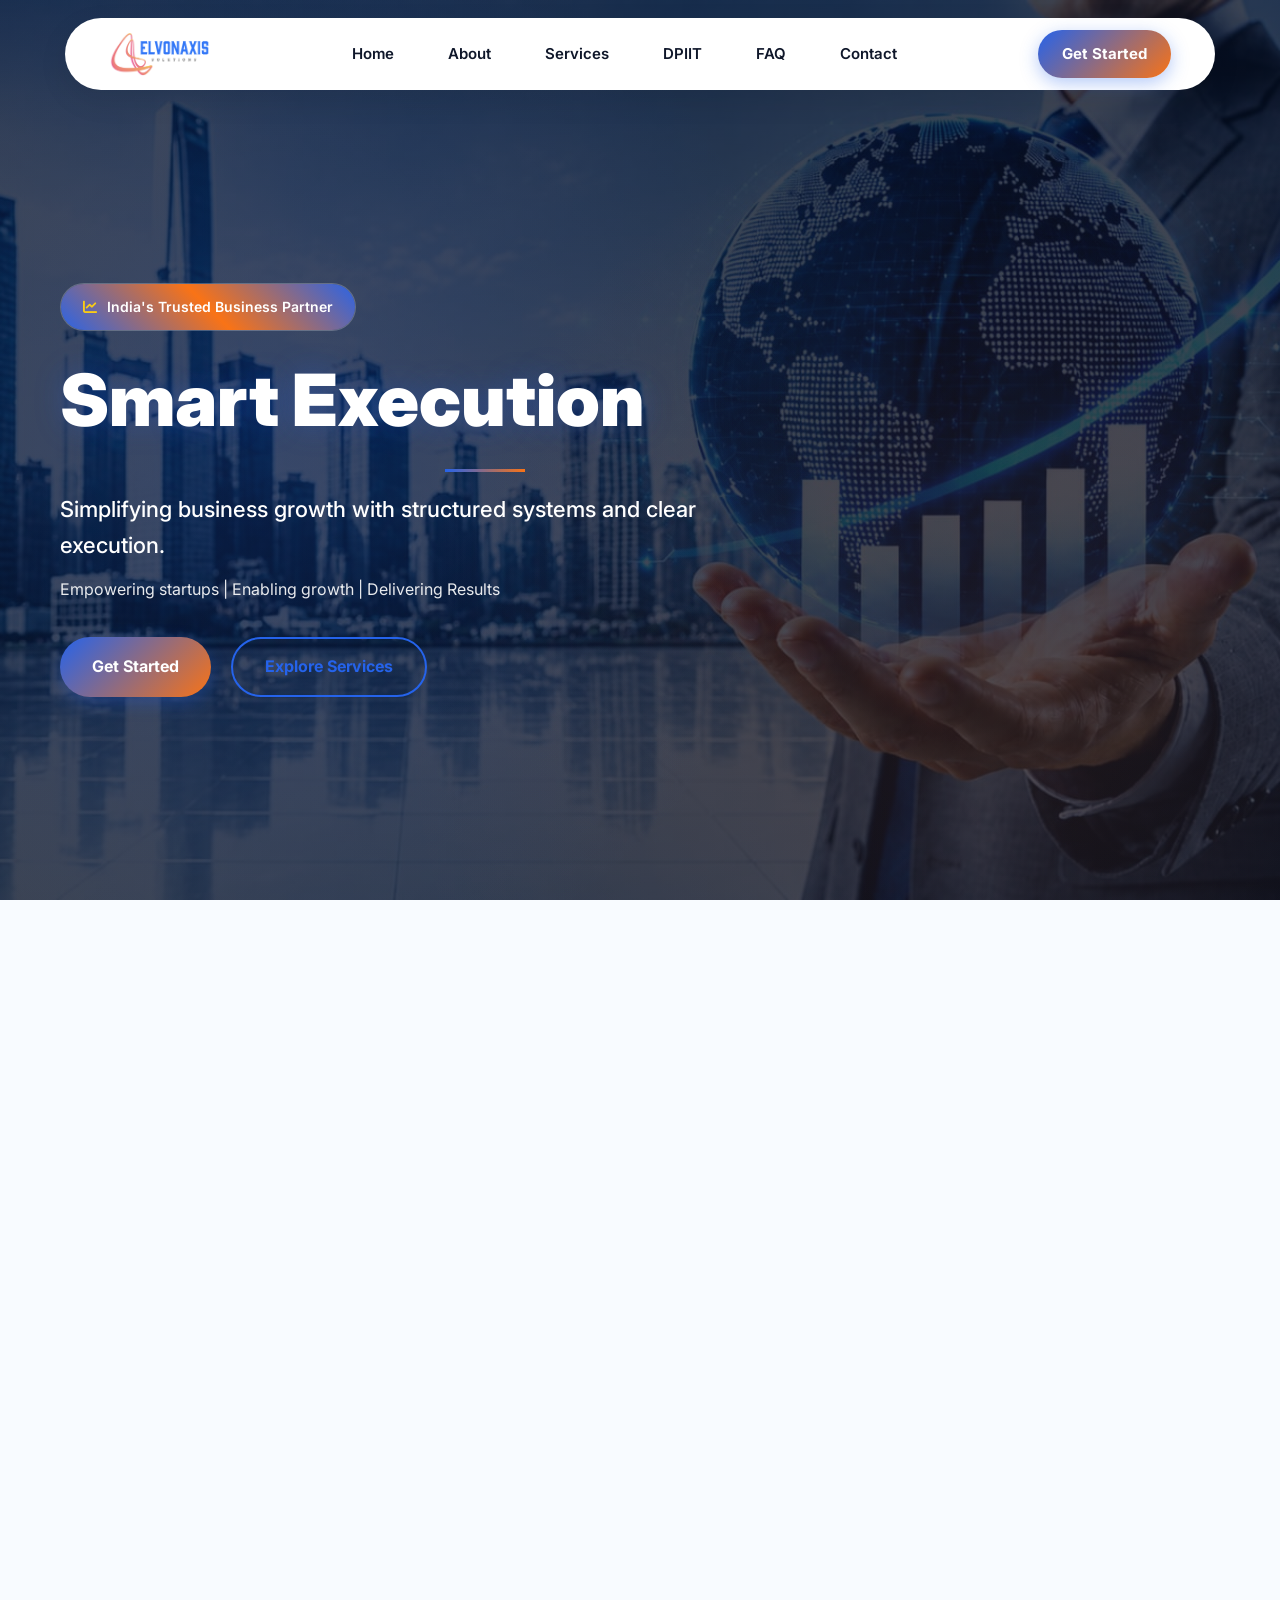
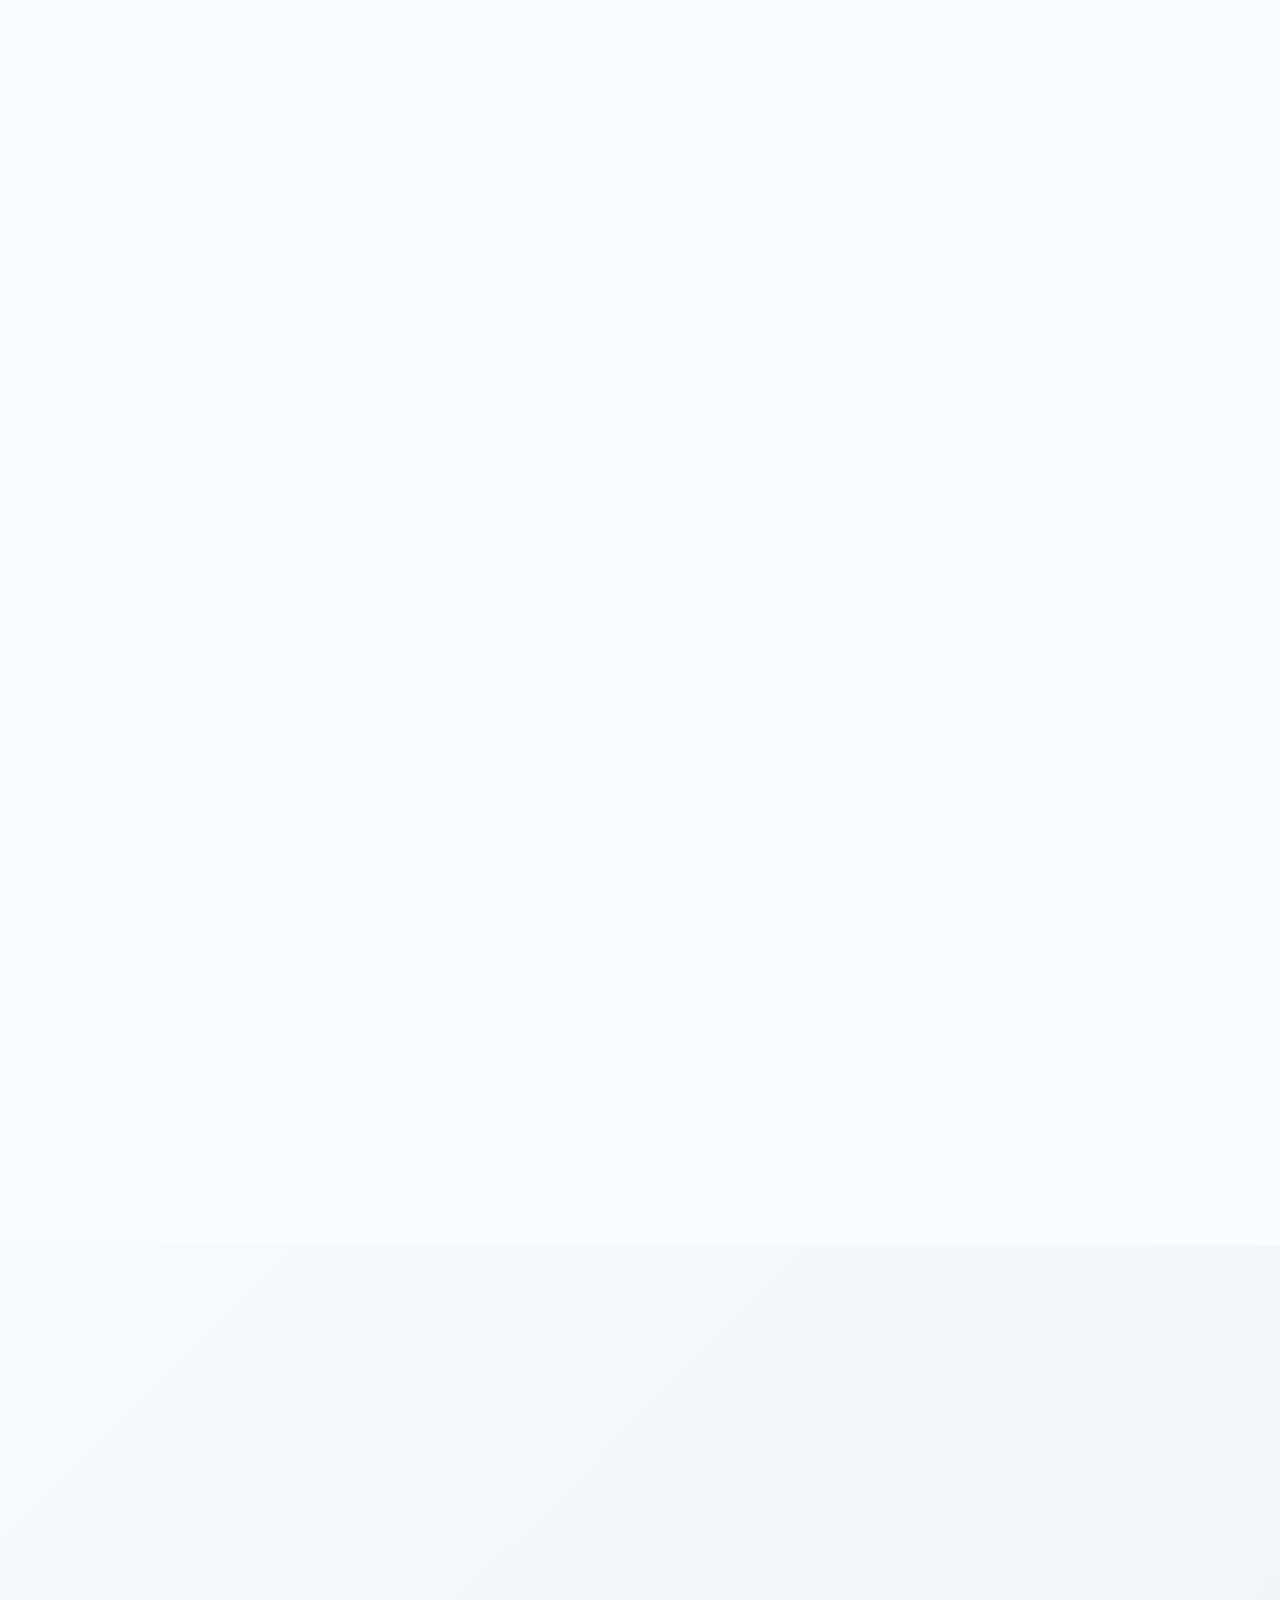
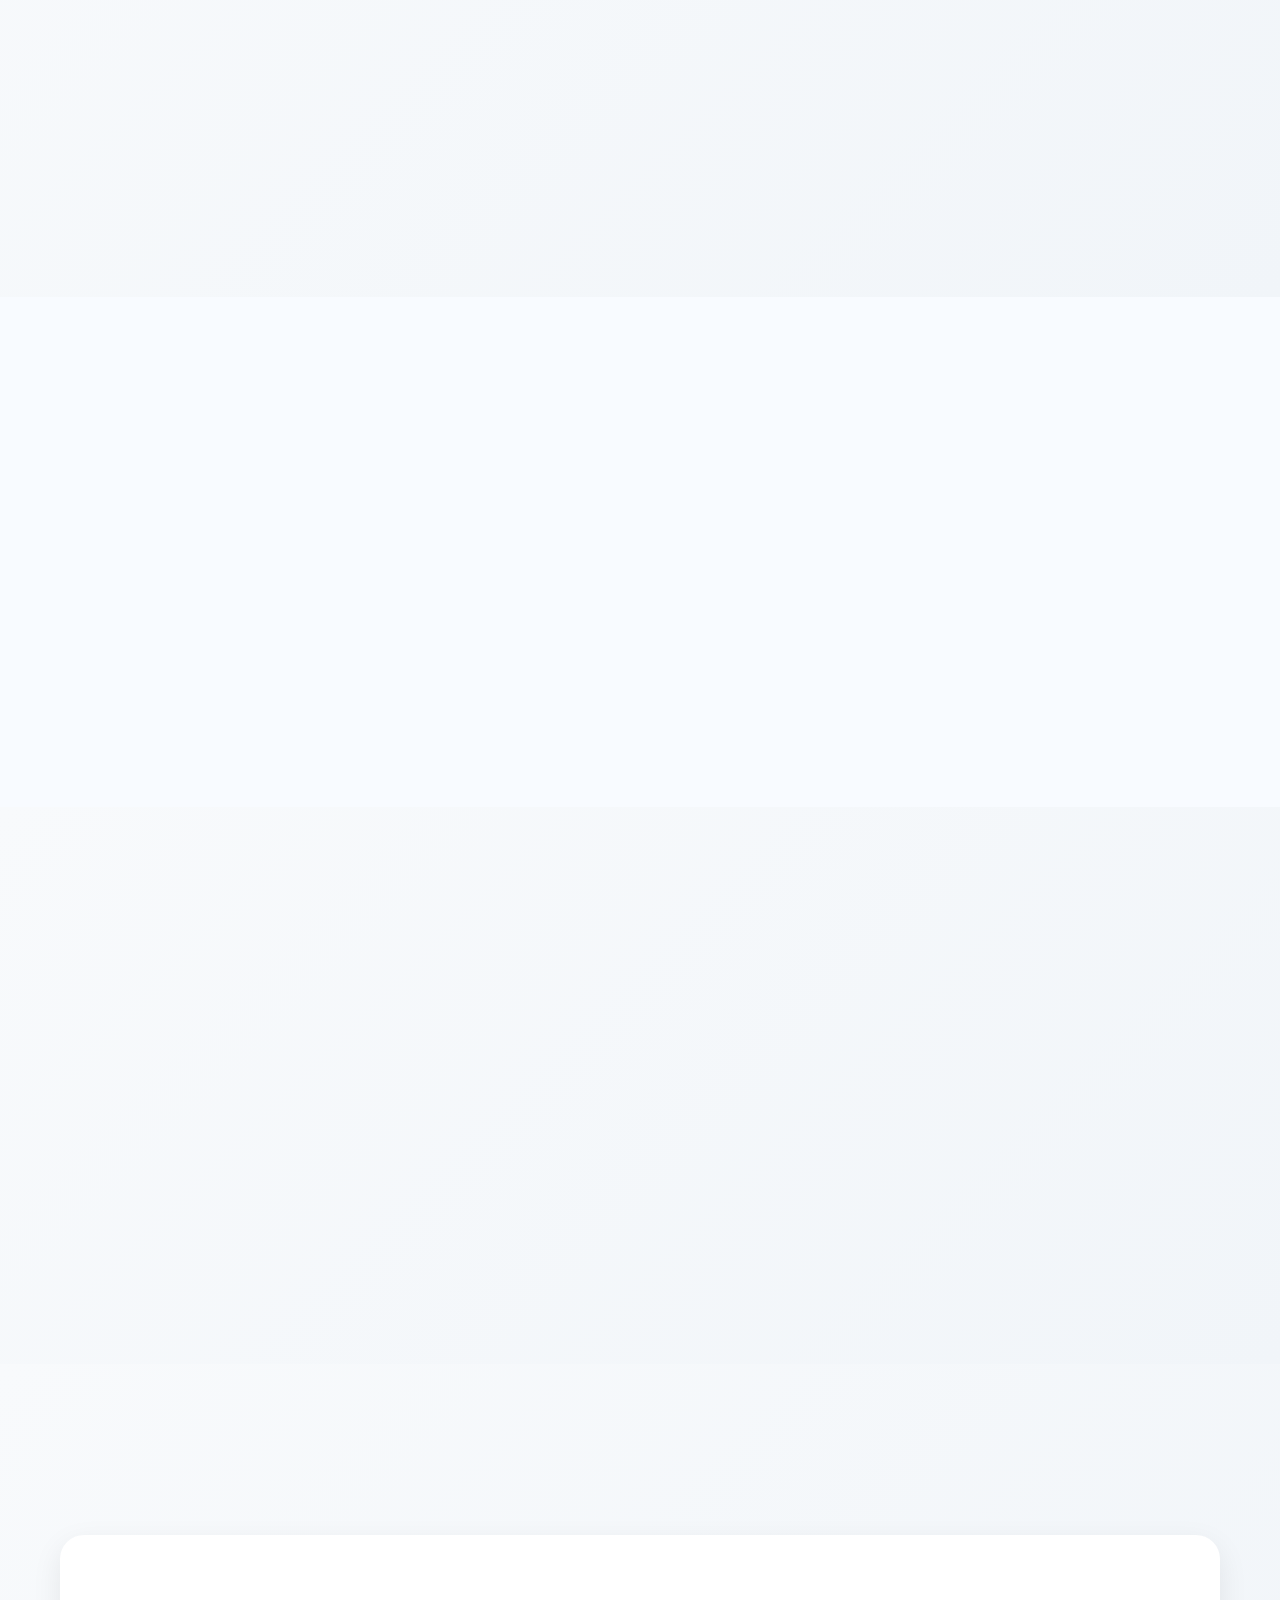
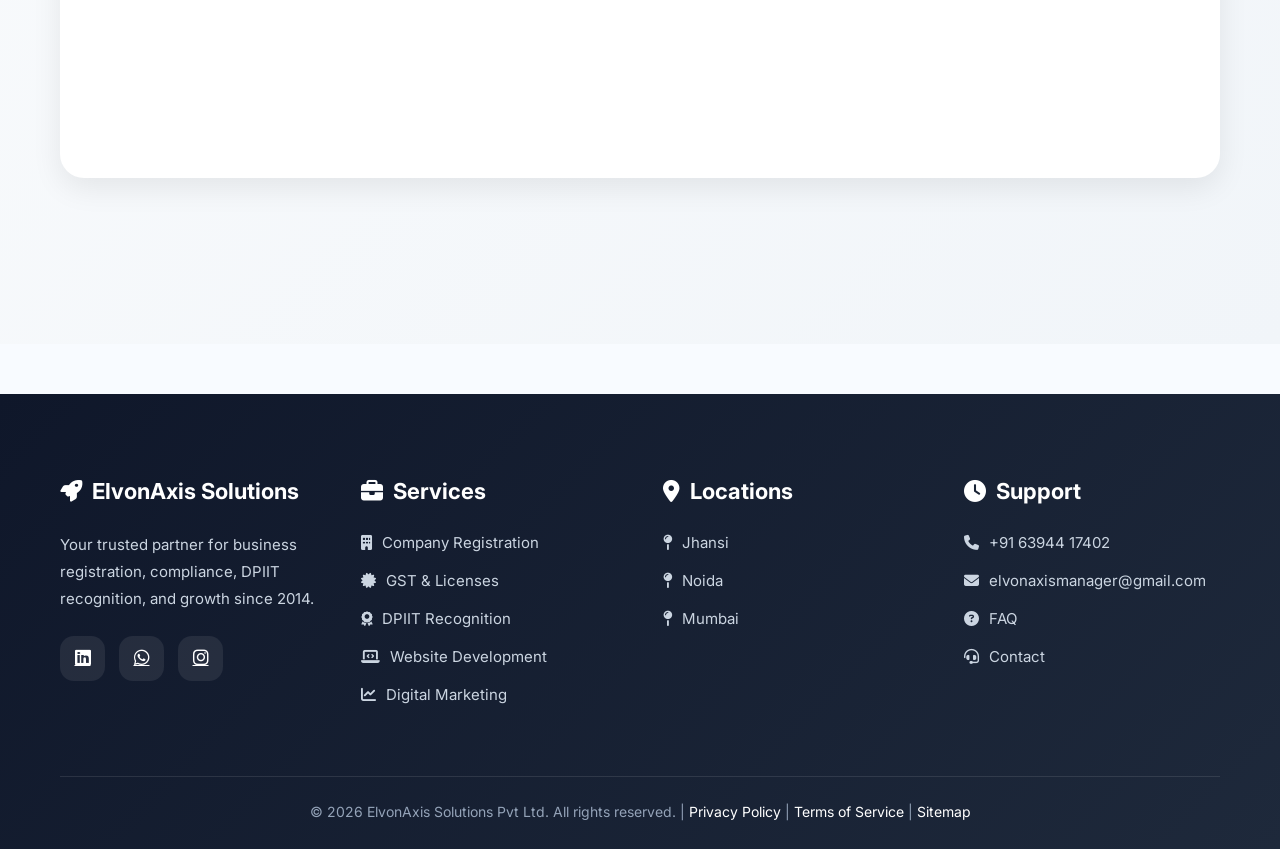
<file: index.html>
<!DOCTYPE html>
<html lang="en">
<head>
<meta charset="UTF-8">
<meta name="viewport" content="width=device-width, initial-scale=1.0">
<title>ElvonAxis Solutions | Business Registration & Digital Services</title>
<meta name="description" content="Complete business solutions from company registration to IT services. Pvt Ltd, LLP, GST, Website Development, Digital Marketing at affordable prices.">
<link href="https://fonts.googleapis.com/css2?family=Inter:wght@300;400;500;600;700;800;900&display=swap" rel="stylesheet">
<link rel="stylesheet" href="https://cdnjs.cloudflare.com/ajax/libs/font-awesome/6.4.0/css/all.min.css">
<link rel="stylesheet" href="style.css">
</head>
<body>

<nav class="navbar">
  <div class="container nav-container">
    <img src="images/logo.png" class="logo-img" alt="ElvonAxis Solutions Logo">
    <div class="hamburger" onclick="toggleMenu()">
      <span></span><span></span><span></span>
    </div>
    <ul class="nav-links" id="navLinks">
      <li><a href="index.html">Home</a></li>
      <li><a href="about.html">About</a></li>
      <li><a href="services.html">Services</a></li>
      <li><a href="dpiit.html">DPIIT</a></li>
      <li><a href="faq.html">FAQ</a></li>
      <li><a href="contact.html">Contact</a></li>
    </ul>
    <a href="contact.html" class="cta-btn desktop-btn">Get Started</a>
  </div>
</nav>

<!-- HERO SECTION -->
<section class="hero">
  <div class="container">
    <div class="hero-content">
      <div class="hero-badge">
        <i class="fas fa-chart-line"></i>
        India's Trusted Business Partner
      </div>
      <h1 class="hero-title">
        <span class="rotating-text" id="rotatingText">
          <span>Clear Vision</span>
          <span>Smart Execution</span>
          <span>Build Strong</span>
          <span>Scale Beyond</span>
        </span>
      </h1>
      <p class="hero-subtext">Simplifying business growth with structured systems and clear execution.</p>
      <p class="hero-tagline">Empowering startups | Enabling growth | Delivering Results</p>
      <div class="hero-buttons">
        <a href="contact.html" class="btn-primary">Get Started</a>
        <a href="services.html" class="btn-secondary">Explore Services</a>
      </div>
    </div>
  </div>
</section>

<!-- ABOUT US PREVIEW -->
<section class="about-preview section">
    <div class="container">
        <div class="about-header animate-on-scroll">
            <h2 class="section-title">About ElvonAxis Solutions</h2>
            <p class="section-subtitle">We combine business expertise, compliance excellence, and digital innovation to help ambitious businesses grow with confidence and clarity.</p>
        </div>
        
        <div class="about-two-column">
            <div class="about-image animate-left delay-1">
                <img src="images/about-team.jpg" alt="ElvonAxis Solutions Team">
            </div>
            
            <div>
                <div class="about-mission-card animate-on-scroll delay-2">
                    <div class="about-card-header">
                        <div class="about-card-icon"><i class="fas fa-bullseye"></i></div>
                        <h3 class="about-card-title">Our Mission</h3>
                    </div>
                    <p class="about-card-text">Empowering entrepreneurs with seamless business setup, compliance management, and digital transformation solutions to help them succeed.</p>
                </div>
                
                <div class="about-vision-card animate-on-scroll delay-3">
                    <div class="about-card-header">
                        <div class="about-card-icon"><i class="fas fa-rocket"></i></div>
                        <h3 class="about-card-title">Our Vision</h3>
                    </div>
                    <p class="about-card-text">Becoming India's leading one-stop platform for complete business lifecycle management and growth acceleration.</p>
                </div>
            </div>
        </div>
        
        <div class="about-stats-row">
            <div class="about-stat-item zoom-on-scroll delay-1">
                <div class="about-stat-number">3000+</div>
                <div class="about-stat-label">Happy Clients</div>
            </div>
            <div class="about-stat-item zoom-on-scroll delay-2">
                <div class="about-stat-number">10+</div>
                <div class="about-stat-label">Years Experience</div>
            </div>
            <div class="about-stat-item zoom-on-scroll delay-3">
                <div class="about-stat-number">99%</div>
                <div class="about-stat-label">Success Rate</div>
            </div>
        </div>
        
        <div class="center-btn animate-on-scroll delay-4">
            <a href="about.html" class="about-btn">Learn More About Us <i class="fas fa-arrow-right"></i></a>
        </div>
    </div>
</section>

<!-- OUR CORE SERVICES SECTION -->
<section class="section services-preview">
  <div class="container">
    <h2 class="section-title animate-on-scroll">Our Core Services</h2>
    <p class="section-subtitle animate-on-scroll delay-1">Complete business solutions from incorporation to digital transformation</p>
    <div class="services-preview-grid">
      <div class="preview-service-card zoom-on-scroll delay-1">
        <div class="card-icon"><i class="fas fa-building"></i></div>
        <h3>Company Registration</h3>
        <div class="service-short-desc">Pvt Ltd, LLP, OPC, Section 8</div>
      </div>
      <div class="preview-service-card zoom-on-scroll delay-2">
        <div class="card-icon"><i class="fas fa-file-signature"></i></div>
        <h3>GST & Tax Filing</h3>
        <div class="service-short-desc">GST, Income Tax, TDS Returns</div>
      </div>
      <div class="preview-service-card zoom-on-scroll delay-3">
        <div class="card-icon"><i class="fas fa-shield-alt"></i></div>
        <h3>Trademark Registration</h3>
        <div class="service-short-desc">Brand Protection & IPR</div>
      </div>
      <div class="preview-service-card zoom-on-scroll delay-4">
        <div class="card-icon"><i class="fas fa-laptop-code"></i></div>
        <h3>Website Development</h3>
        <div class="service-short-desc">Business & E-commerce Sites</div>
      </div>
      <div class="preview-service-card zoom-on-scroll delay-5">
        <div class="card-icon"><i class="fas fa-chart-line"></i></div>
        <h3>Digital Marketing</h3>
        <div class="service-short-desc">SEO, Social Media, Ads</div>
      </div>
      <div class="preview-service-card zoom-on-scroll delay-6">
        <div class="card-icon"><i class="fas fa-balance-scale"></i></div>
        <h3>Legal Compliance</h3>
        <div class="service-short-desc">ROC, Annual Filings, Audit</div>
      </div>
      <div class="preview-service-card zoom-on-scroll delay-7">
        <div class="card-icon"><i class="fas fa-briefcase"></i></div>
        <h3>Business Consulting</h3>
        <div class="service-short-desc">Strategy & Growth Advisory</div>
      </div>
      <div class="preview-service-card zoom-on-scroll delay-8">
        <div class="card-icon"><i class="fas fa-rocket"></i></div>
        <h3>Startup India</h3>
        <div class="service-short-desc">DPIIT, Seed Fund & Tax Exemption</div>
      </div>
    </div>
    <div class="center-btn animate-on-scroll delay-9">
      <a href="services.html" class="btn-primary">View All Services <i class="fas fa-arrow-right"></i></a>
    </div>
  </div>
</section>

<!-- DPIIT SECTION - NEW -->
<section class="section bg-alt">
  <div class="container">
    <div class="category-header animate-on-scroll">
      <div class="category-icon"><i class="fas fa-award"></i></div>
      <h2 class="category-title">DPIIT Recognition</h2>
    </div>
    <p class="section-subtitle animate-on-scroll delay-1">Get Government Recognition for Your Startup</p>
    
    <div class="benefits-grid" style="margin-top: 30px;">
      <div class="benefit-card zoom-on-scroll delay-1">
        <div class="benefit-icon"><i class="fas fa-chart-line"></i></div>
        <h3>Tax Exemption</h3>
        <p>100% income tax exemption for 3 consecutive years under Section 80-IAC</p>
      </div>
      <div class="benefit-card zoom-on-scroll delay-2">
        <div class="benefit-icon"><i class="fas fa-rupee-sign"></i></div>
        <h3>Seed Funding</h3>
        <p>Grant + Debt funding under Startup India Seed Fund Scheme</p>
      </div>
      <div class="benefit-card zoom-on-scroll delay-3">
        <div class="benefit-icon"><i class="fas fa-trademark"></i></div>
        <h3>IPR Benefits</h3>
        <p>Major rebate on patent and trademark registration</p>
      </div>
      <div class="benefit-card zoom-on-scroll delay-4">
        <div class="benefit-icon"><i class="fas fa-building"></i></div>
        <h3>Collateral Free Loans</h3>
        <p>MUDRA and CGTMSE scheme - Easy credit with no collateral</p>
      </div>
    </div>
    
    <div class="center-btn animate-on-scroll delay-5">
      <a href="dpiit.html" class="btn-primary">Learn More About DPIIT <i class="fas fa-arrow-right"></i></a>
    </div>
  </div>
</section>

<!-- FAQ SECTION -->
<section class="section faq-preview">
  <div class="container">
    <h2 class="section-title animate-on-scroll">Frequently Asked Questions</h2>
    <p class="section-subtitle animate-on-scroll delay-1">Find answers to common questions about our services and process</p>
    <div class="faq-grid">
      <div class="faq-item-card animate-on-scroll delay-2">
        <div class="faq-question"><span>How long does company registration take?</span><i class="fas fa-chevron-down"></i></div>
        <div class="faq-answer"><p><strong>7-10 working days</strong> for Private Limited/LLP registration. Express service available in 3 days.</p></div>
      </div>
      
      <div class="faq-item-card animate-on-scroll delay-5">
        <div class="faq-question"><span>Is there any hidden charges?</span><i class="fas fa-chevron-down"></i></div>
        <div class="faq-answer"><p><strong>No hidden charges.</strong> All government fees and service charges are clearly mentioned upfront.</p></div>
      </div>
    </div>
    <div class="center-btn animate-on-scroll delay-6">
      <a href="faq.html" class="btn-primary">View Complete FAQ <i class="fas fa-question-circle"></i></a>
    </div>
  </div>
</section>

<!-- TESTIMONIALS SECTION -->
<section class="section testimonials-section bg-alt">
    <div class="container">
        <div class="testimonials-header animate-on-scroll">
            <h2 class="section-title">What Our Clients Say</h2>
            <p class="section-subtitle">Trusted by 3000+ businesses across India</p>
        </div>
        
        <div class="testimonials-grid">
            <div class="testimonial-card animate-on-scroll delay-1">
                <div class="testimonial-rating"><i class="fas fa-star"></i><i class="fas fa-star"></i><i class="fas fa-star"></i><i class="fas fa-star"></i><i class="fas fa-star"></i></div>
                <p class="testimonial-text">"ElvonAxis made my company registration seamless. Completed in just 7 days. Highly recommended!"</p>
                <div class="testimonial-author">
                    <div class="author-avatar"><i class="fas fa-user-circle"></i></div>
                    <div class="author-info">
                        <h4>Rajesh Sharma</h4>
                        <p>Founder, TechStart Solutions</p>
                    </div>
                </div>
            </div>
            <div class="testimonial-card animate-on-scroll delay-2">
                <div class="testimonial-rating"><i class="fas fa-star"></i><i class="fas fa-star"></i><i class="fas fa-star"></i><i class="fas fa-star"></i><i class="fas fa-star"></i></div>
                <p class="testimonial-text">"Their GST and compliance support is outstanding. Very professional team. Saved me from heavy penalties."</p>
                <div class="testimonial-author">
                    <div class="author-avatar"><i class="fas fa-user-circle"></i></div>
                    <div class="author-info">
                        <h4>Priya Mehta</h4>
                        <p>Director, Mehta Enterprises</p>
                    </div>
                </div>
            </div>
            <div class="testimonial-card animate-on-scroll delay-3">
                <div class="testimonial-rating"><i class="fas fa-star"></i><i class="fas fa-star"></i><i class="fas fa-star"></i><i class="fas fa-star"></i><i class="fas fa-star"></i></div>
                <p class="testimonial-text">"Got my DPIIT recognition within 15 days. The team provided excellent support."</p>
                <div class="testimonial-author">
                    <div class="author-avatar"><i class="fas fa-user-circle"></i></div>
                    <div class="author-info">
                        <h4>Amit Kumar</h4>
                        <p>CEO, Innovate Labs</p>
                    </div>
                </div>
            </div>
        </div>
    </div>
</section>

<!-- OUR CLIENTS SECTION 
<section class="section clients-section">
    <div class="container">
        <div class="clients-header animate-on-scroll">
            <h2 class="section-title">Trusted by Industry Leaders</h2>
            <p class="section-subtitle">Join 5000+ happy businesses who trust us</p>
        </div>
        
        <div class="clients-grid">
            <div class="client-logo zoom-on-scroll delay-1"><i class="fas fa-store"></i><span>TechStart</span></div>
            <div class="client-logo zoom-on-scroll delay-2"><i class="fas fa-chart-line"></i><span>GrowthHub</span></div>
            <div class="client-logo zoom-on-scroll delay-3"><i class="fas fa-industry"></i><span>AxisCorp</span></div>
            <div class="client-logo zoom-on-scroll delay-4"><i class="fas fa-cloud-upload-alt"></i><span>CloudScale</span></div>
            <div class="client-logo zoom-on-scroll delay-5"><i class="fas fa-handshake"></i><span>PrimeVentures</span></div>
            <div class="client-logo zoom-on-scroll delay-6"><i class="fas fa-chalkboard-teacher"></i><span>EduTech</span></div>
        </div>
    </div>
</section>  -->

<!-- CONTACT SECTION -->
<section class="section contact-preview bg-alt">
  <div class="container">
    <h2 class="section-title animate-on-scroll">Get In Touch</h2>
    <p class="section-subtitle animate-on-scroll delay-1">Ready to start your business journey? We're here to help</p>
    <div class="contact-grid">
      <div class="contact-card zoom-on-scroll delay-2">
        <div class="contact-icon"><i class="fas fa-phone"></i></div>
        <h3>Call Us</h3>
        <p><a href="tel:+916394417402">+91 63944 17402</a></p>
        <p>Mon-Sat | 10AM - 7PM</p>
      </div>
      <div class="contact-card zoom-on-scroll delay-3">
        <div class="contact-icon"><i class="fas fa-envelope"></i></div>
        <h3>Email Us</h3>
        <p><a href="mailto:support@elvonaxis.com">support@elvonaxis.com</a></p>
        <p>Response within 2 hours</p>
      </div>
      <div class="contact-card zoom-on-scroll delay-4">
        <div class="contact-icon"><i class="fas fa-comments"></i></div>
        <h3>WhatsApp</h3>
        <p><a href="https://wa.me/916394417402" target="_blank">Chat on WhatsApp</a></p>
        <p>Instant support available</p>
      </div>
      <div class="contact-card zoom-on-scroll delay-5">
        <div class="contact-icon"><i class="fas fa-map-marker-alt"></i></div>
        <h3>Visit Us</h3>
        <p>Jhansi, Uttarpradesh</p>
        <p>Appointment required</p>
      </div>
    </div>
    <div class="center-btn animate-on-scroll delay-6">
      <a href="contact.html" class="btn-primary">Full Contact Details & Form <i class="fas fa-arrow-right"></i></a>
    </div>
  </div>
</section>

    <!-- FOOTER -->
    <footer class="footer">
        <div class="container">
            <div class="footer-content">
                <div>
                    <h3><i class="fas fa-rocket"></i> ElvonAxis Solutions</h3>
                    <p>Your trusted partner for business registration, compliance, DPIIT recognition, and growth since 2014.</p>
                    <div class="social-links">
                        <a href="#" aria-label="LinkedIn"><i class="fab fa-linkedin"></i></a>
                        <a href="https://wa.me/916394417402" aria-label="WhatsApp"><i class="fab fa-whatsapp"></i></a>
                        <a href="https://www.instagram.com/elvonaxissolutions/" target="_blank" aria-label="Instagram"><i class="fab fa-instagram"></i></a>
                    </div>
                </div>
                <div>
                    <h3><i class="fas fa-briefcase"></i> Services</h3>
                    <ul class="footer-links">
                        <li><a href="services.html"><i class="fas fa-building"></i> Company Registration</a></li>
                        <li><a href="services.html"><i class="fas fa-certificate"></i> GST & Licenses</a></li>
                        <li><a href="dpiit.html"><i class="fas fa-award"></i> DPIIT Recognition</a></li>
                        <li><a href="services.html"><i class="fas fa-laptop-code"></i> Website Development</a></li>
                        <li><a href="services.html"><i class="fas fa-chart-line"></i> Digital Marketing</a></li>
                    </ul>
                </div>
                <div>
                    <h3><i class="fas fa-map-marker-alt"></i> Locations</h3>
                    <ul class="footer-links">
                        <li><a href="#"><i class="fas fa-map-pin"></i> Jhansi</a></li>
                        <li><a href="#"><i class="fas fa-map-pin"></i> Noida</a></li>
                        <li><a href="#"><i class="fas fa-map-pin"></i> Mumbai</a></li>
                    </ul>
                </div>
                <div>
                    <h3><i class="fas fa-clock"></i> Support</h3>
                    <ul class="footer-links">
                        <li><a href="tel:+916394417402"><i class="fas fa-phone"></i> +91 63944 17402</a></li>
                        <li><a href="mailto:elvonaxismanager@gmail.com"><i class="fas fa-envelope"></i> elvonaxismanager@gmail.com</a></li>
                        <li><a href="faq.html"><i class="fas fa-question-circle"></i> FAQ</a></li>
                        <li><a href="contact.html"><i class="fas fa-headset"></i> Contact</a></li>
                    </ul>
                </div>
            </div>
            <div class="footer-bottom">
                <p>© 2026 ElvonAxis Solutions Pvt Ltd. All rights reserved. | <a href="#">Privacy Policy</a> | <a href="#">Terms of Service</a> | <a href="#">Sitemap</a></p>
            </div>
        </div>
    </footer>

<script>
function toggleMenu() {
    document.getElementById("navLinks").classList.toggle("active");
}

// Rotating Text Animation
const rotatingSpans = document.querySelectorAll('#rotatingText span');
let currentIndex = 0;

function showNextWord() {
    rotatingSpans.forEach((span, index) => {
        if (index === currentIndex) {
            span.classList.add('active');
        } else {
            span.classList.remove('active');
        }
    });
    currentIndex = (currentIndex + 1) % rotatingSpans.length;
}

if (rotatingSpans.length > 0) {
    showNextWord();
    setInterval(showNextWord, 3000);
}

// FAQ Toggle
document.querySelectorAll('.faq-item-card').forEach(card => {
    const question = card.querySelector('.faq-question');
    const answer = card.querySelector('.faq-answer');
    if (question && answer) {
        const icon = question.querySelector('i');
        question.addEventListener('click', () => {
            answer.classList.toggle('active');
            icon.classList.toggle('rotate');
        });
    }
});

// Scroll Animations - Mobile Friendly
const animatedElements = document.querySelectorAll('.animate-on-scroll, .animate-left, .animate-right, .zoom-on-scroll');
const observer = new IntersectionObserver((entries) => {
    entries.forEach(entry => {
        if (entry.isIntersecting) {
            entry.target.classList.add('visible');
        } else {
            entry.target.classList.remove('visible');
        }
    });
}, { threshold: 0.15, rootMargin: '0px 0px -30px 0px' });
animatedElements.forEach(el => observer.observe(el));
</script>
</body>
</html>
</file>
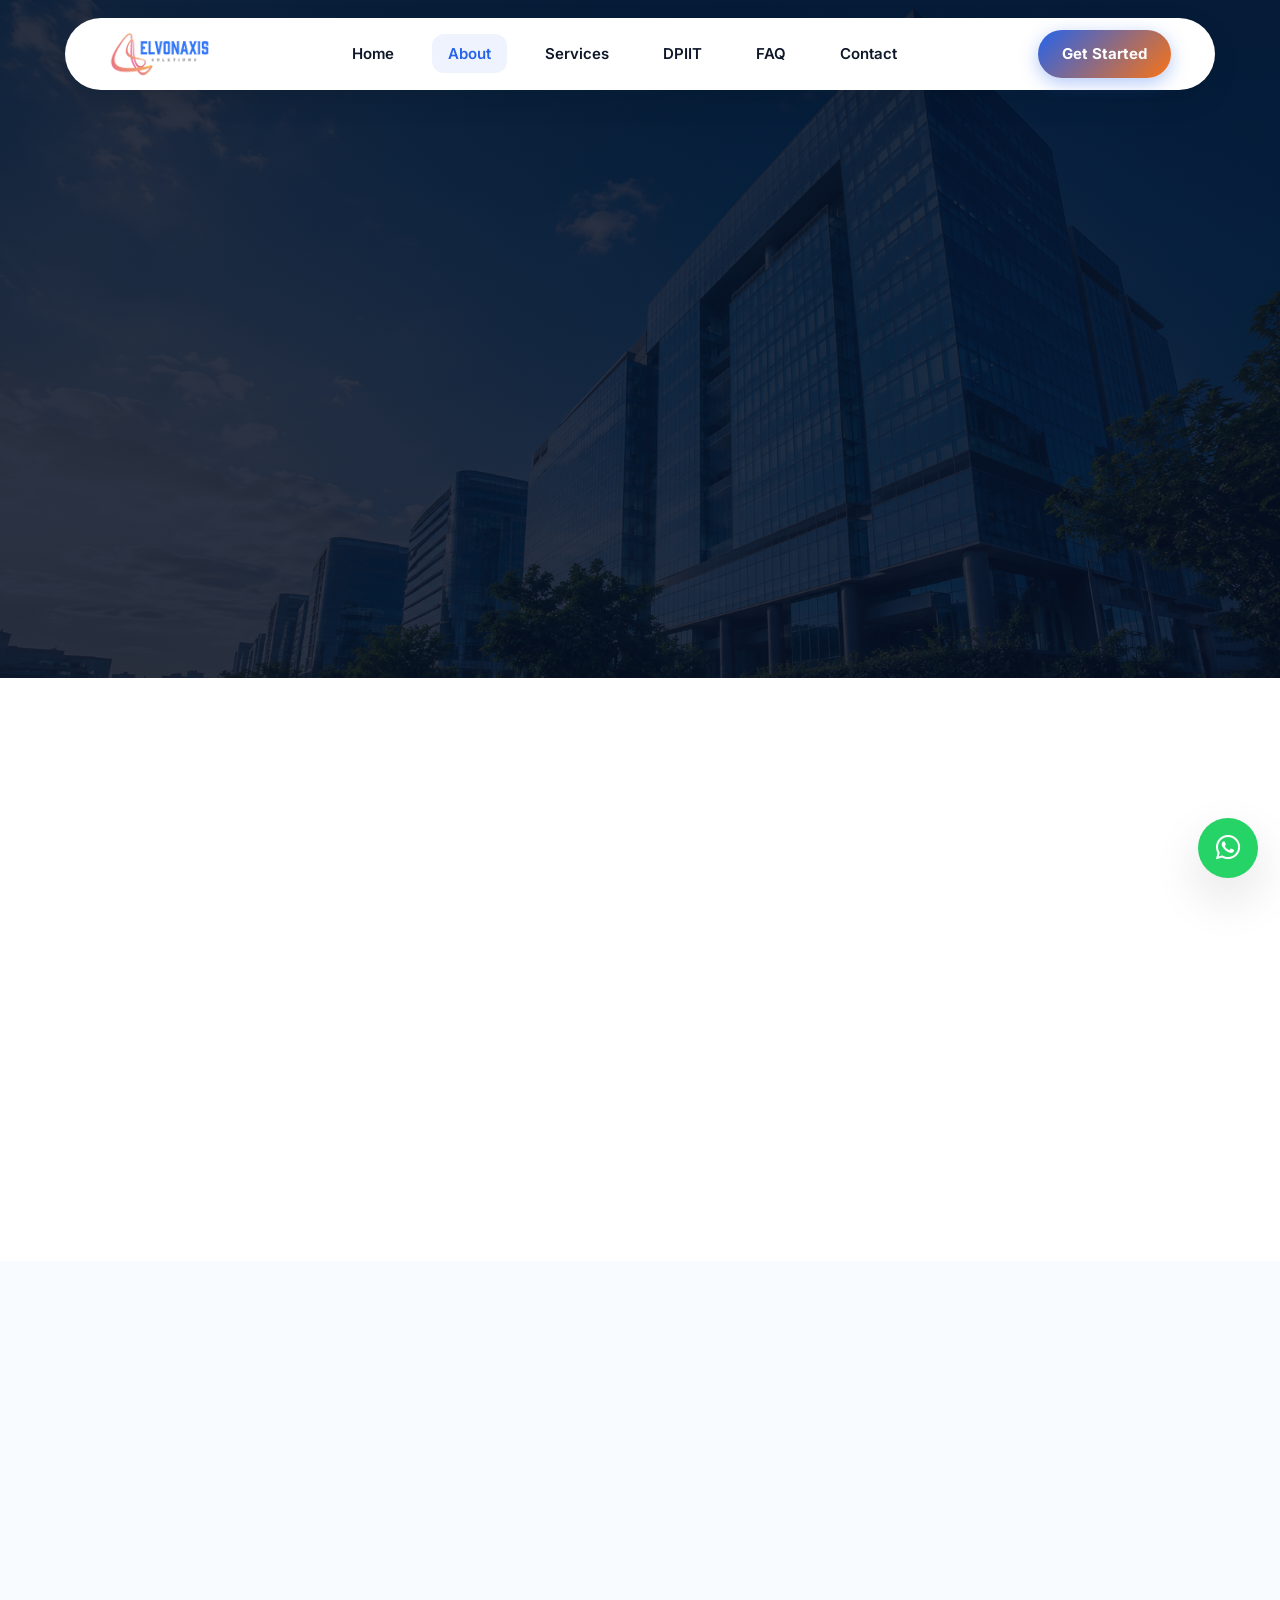
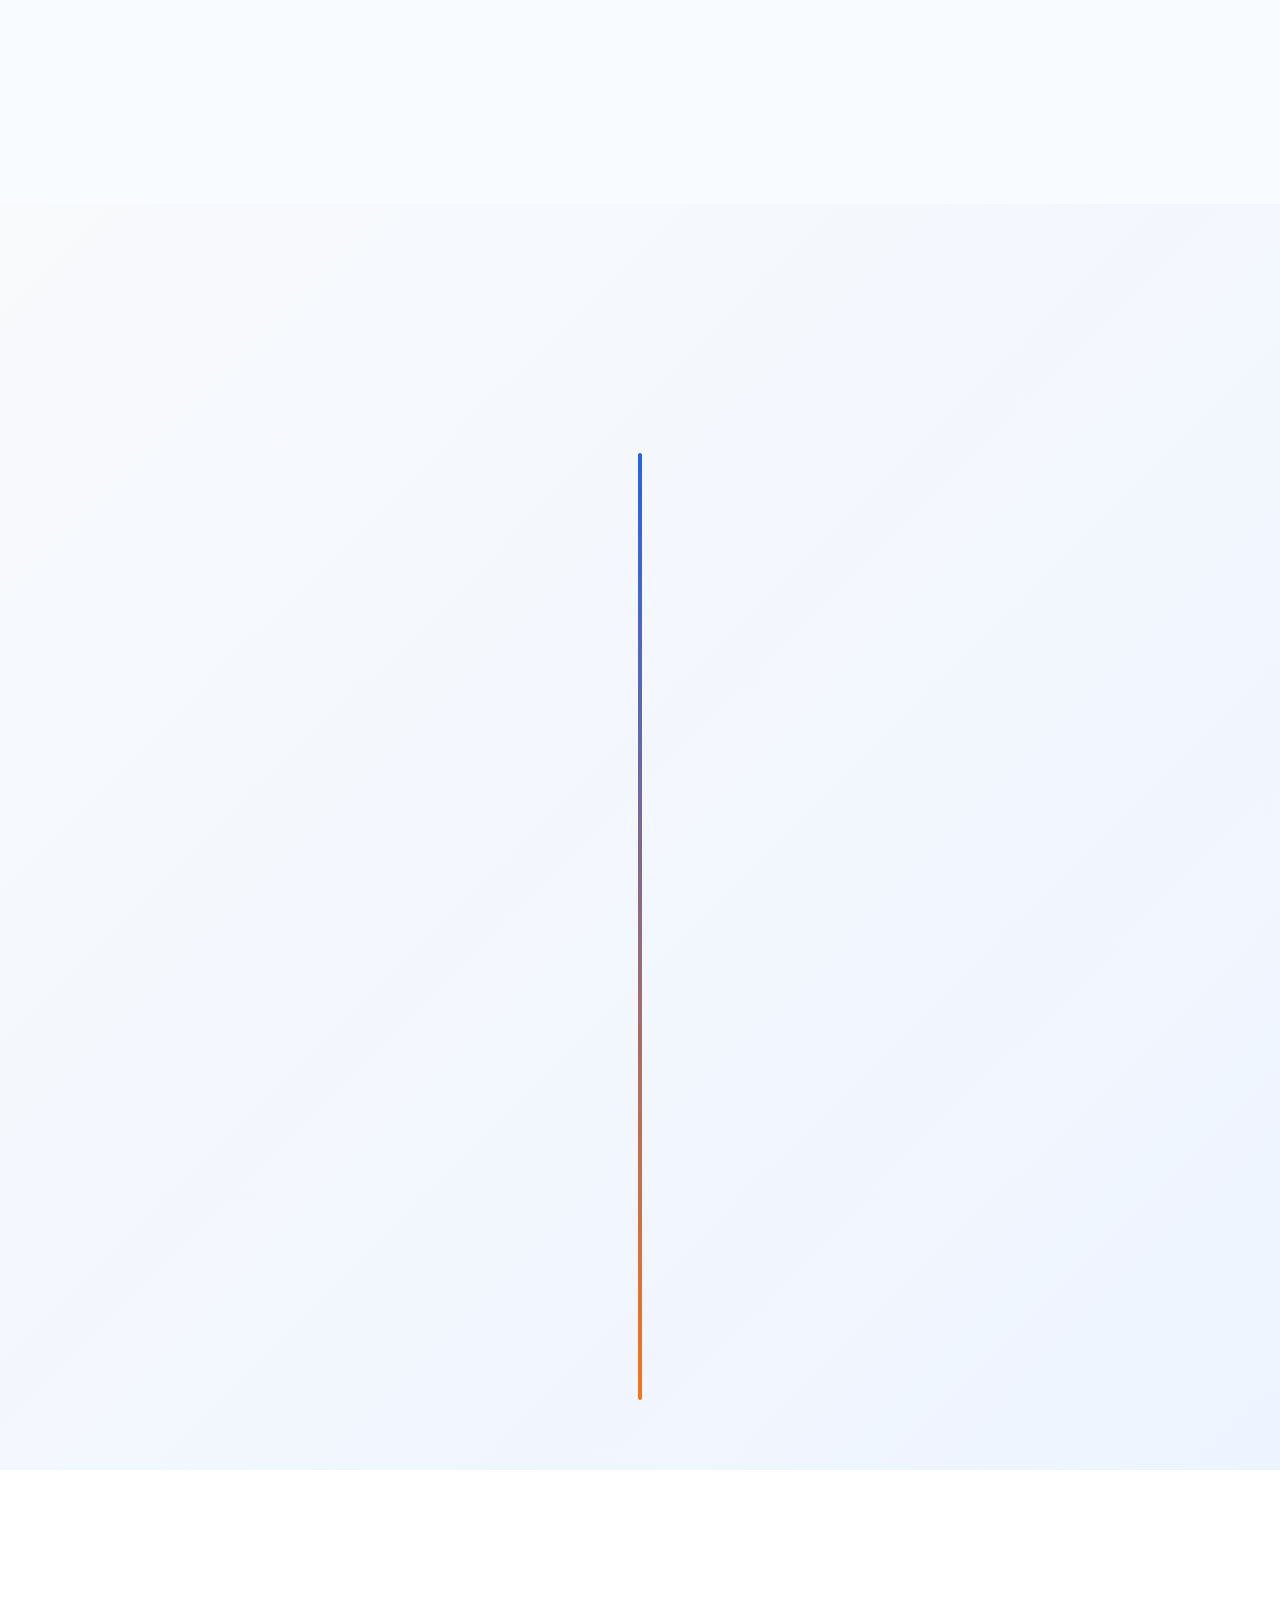
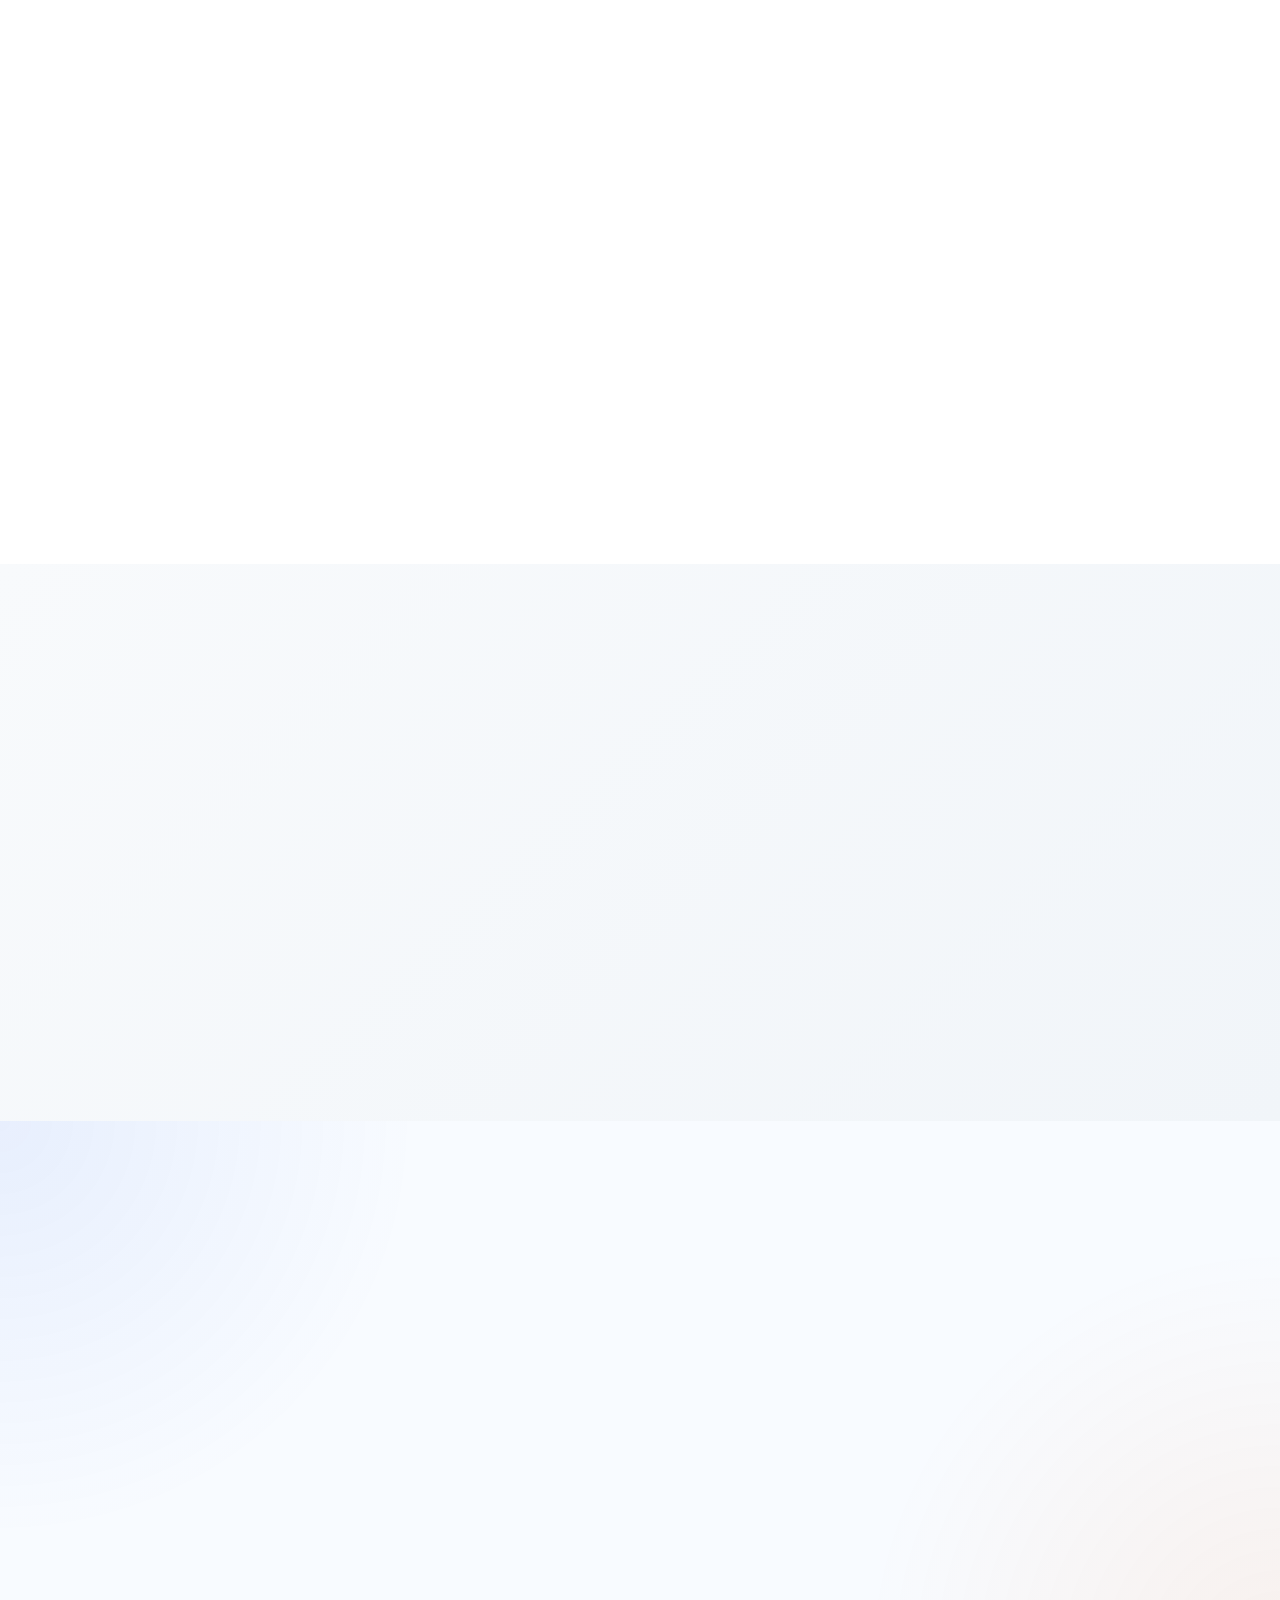
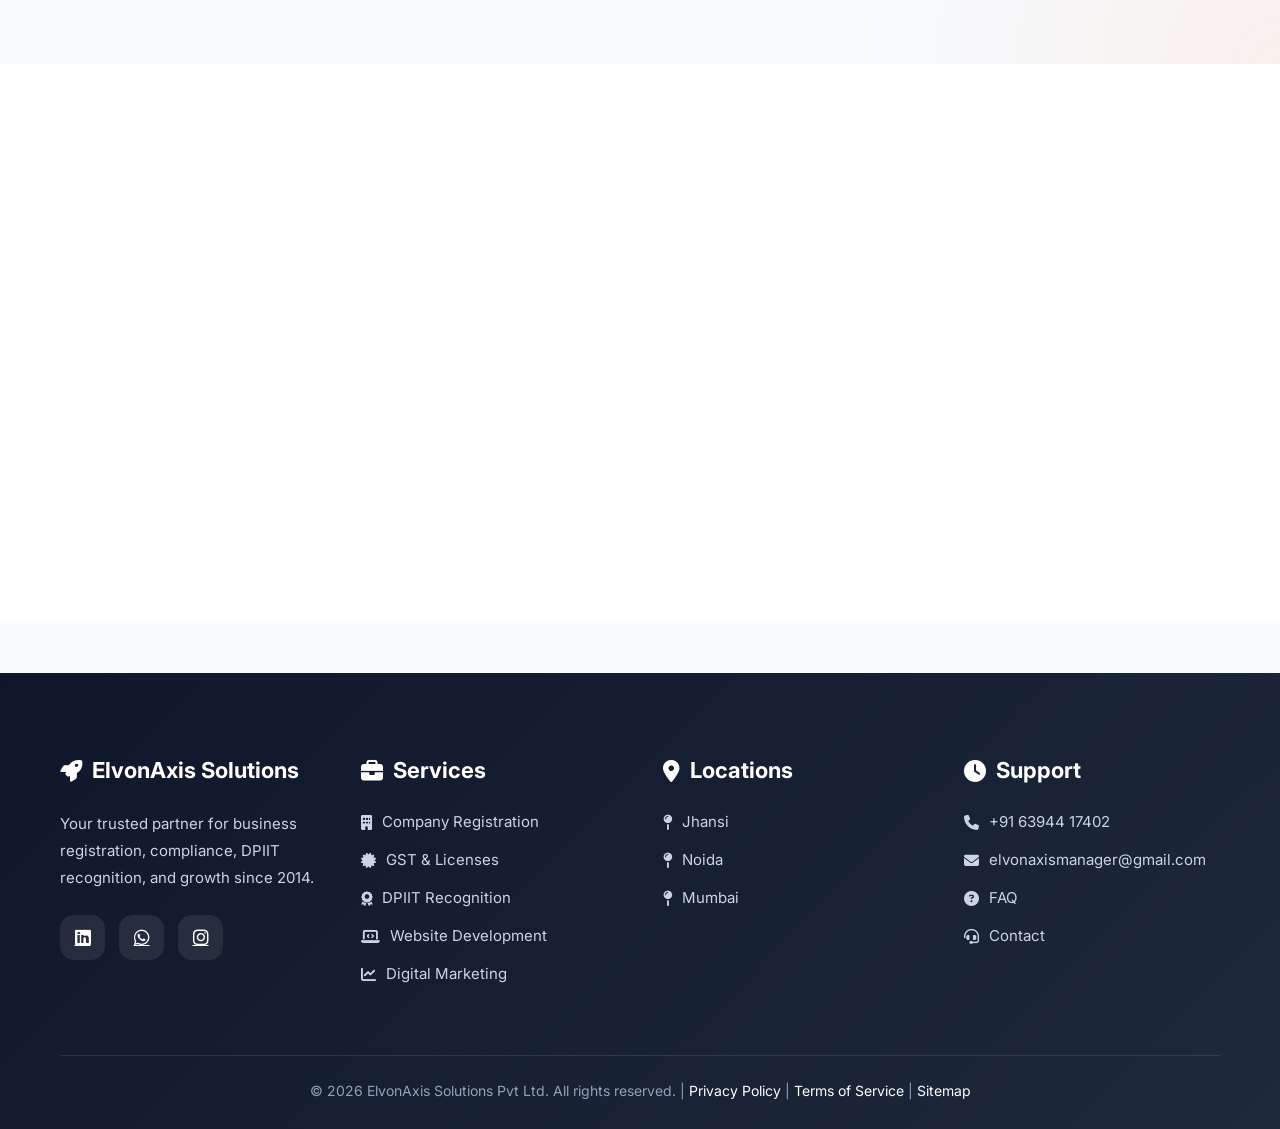
<file: about.html>
<!DOCTYPE html>
<html lang="en">
<head>
<meta charset="UTF-8">
<meta name="viewport" content="width=device-width, initial-scale=1.0">
<title>About Us - ElvonAxis Solutions</title>
<meta name="description" content="Learn about ElvonAxis Solutions - your trusted partner for business registration, compliance, DPIIT recognition, and digital growth since 2014.">
<link href="https://fonts.googleapis.com/css2?family=Inter:wght@300;400;500;600;700;800;900&display=swap" rel="stylesheet">
<link rel="stylesheet" href="https://cdnjs.cloudflare.com/ajax/libs/font-awesome/6.4.0/css/all.min.css">
<link rel="stylesheet" href="style.css">
</head>
<body>

<nav class="navbar">
    <div class="container nav-container">
        <img src="images/logo.png" class="logo-img" alt="ElvonAxis Solutions Logo">
        <ul class="nav-links" id="navLinks">
            <li><a href="index.html">Home</a></li>
            <li><a href="about.html" class="active">About</a></li>
            <li><a href="services.html">Services</a></li>
            <li><a href="dpiit.html">DPIIT</a></li>
            <li><a href="faq.html">FAQ</a></li>
            <li><a href="contact.html">Contact</a></li>
        </ul>
        <a href="contact.html" class="cta-btn desktop-btn">Get Started</a>
        <div class="hamburger" onclick="toggleMenu()">
            <span></span><span></span><span></span>
        </div>
    </div>
</nav>

<!-- HERO SECTION -->
<section class="about-hero">
    <div class="container">
        <div class="hero-content animate-on-scroll">
            <div class="hero-badge">
                <i class="fas fa-shield-check"></i>
                Trusted Business Solutions Across India
            </div>
            <h1>Building Businesses<br>With Clarity & Confidence</h1>
            <p>ElvonAxis Solutions helps startups and businesses simplify registrations, compliance, and digital growth through structured execution.</p>
            <div class="hero-buttons">
                <a href="services.html" class="btn-primary">Explore Services</a>
                <a href="contact.html" class="btn-secondary">Free Consultation</a>
            </div>
        </div>
    </div>
</section>

<!-- STORY SECTION -->
<section class="story-section">
    <div class="container">
        <div class="story-layout">
            <div class="story-text animate-left delay-1">
                <h2>Our Story</h2>
                <p>ElvonAxis Solutions was created with a simple vision — making business services more accessible, transparent, and execution-focused for entrepreneurs across India.</p>
                <p>From registrations and compliance to digital growth, we focus on helping businesses move faster with proper systems, reliable support, and practical solutions.</p>
                <p>Our approach combines professionalism, technology, and client-focused execution to simplify complex business processes and help brands grow confidently.</p>
            </div>
            <div class="story-image animate-right delay-2">
                <img src="images/about-team.jpg" alt="About ElvonAxis Solutions">
            </div>
        </div>
    </div>
</section>

<!-- MISSION & VISION SECTION -->
<section class="section">
    <div class="container">
        <div class="about-section-heading animate-on-scroll">
                 <h2 class="section-title">Our Core Purpose</h2>
                 <p class="section-subtitle">Driven by excellence, guided by values</p>
            </div>
        <div class="mission-vision-grid">
            <div class="mission-card animate-on-scroll delay-1">
                <div class="mission-icon"><i class="fas fa-bullseye"></i></div>
                <h3>Our Mission</h3>
                <p>Empowering entrepreneurs with seamless business setup, compliance management, and digital transformation solutions to help them succeed in today's competitive market.</p>
            </div>
            <div class="vision-card animate-on-scroll delay-2">
                <div class="vision-icon"><i class="fas fa-rocket"></i></div>
                <h3>Our Vision</h3>
                <p>Becoming India's leading one-stop platform for complete business lifecycle management and growth acceleration, trusted by thousands of entrepreneurs nationwide.</p>
            </div>
        </div>
    </div>
</section>

<!-- TIMELINE SECTION -->
<section class="timeline-section">
    <div class="container">
        <div class="timeline-heading animate-on-scroll">
            <h2>Our Journey</h2>
            <p>A growth journey built on consistency, trust, and long-term business relationships.</p>
        </div>
        <div class="timeline">
            <div class="timeline-item animate-left delay-1">
                <div class="timeline-dot"></div>
                <div class="timeline-content">
                    <h3>Started With A Vision</h3>
                    <p>Began by helping startups and small businesses simplify registrations and legal processes.</p>
                </div>
            </div>
            <div class="timeline-item animate-right delay-2">
                <div class="timeline-dot"></div>
                <div class="timeline-content">
                    <h3>Expanded Services</h3>
                    <p>Added compliance, branding, website development, and digital business solutions.</p>
                </div>
            </div>
            <div class="timeline-item animate-left delay-3">
                <div class="timeline-dot"></div>
                <div class="timeline-content">
                    <h3>Serving Across India</h3>
                    <p>Expanded operations to support businesses across multiple cities and industries.</p>
                </div>
            </div>
            <div class="timeline-item animate-right delay-4">
                <div class="timeline-dot"></div>
                <div class="timeline-content">
                    <h3>Growing With Innovation</h3>
                    <p>Continuing to build scalable systems, faster execution processes, and smarter business solutions.</p>
                </div>
            </div>
        </div>
    </div>
</section>

<!-- VALUES SECTION -->
<section class="values-section">
    <div class="container">
        <div class="values-heading animate-on-scroll">
            <h2>What Drives Us</h2>
            <p>Our work is built around trust, execution, transparency, and long-term client success.</p>
        </div>
        <div class="values-grid">
            <div class="value-box zoom-on-scroll delay-1">
                <div class="value-icon"><i class="fas fa-layer-group"></i></div>
                <h3>Structured Execution</h3>
                <p>Organized workflows and systematic processes for smooth business operations.</p>
            </div>
            <div class="value-box zoom-on-scroll delay-2">
                <div class="value-icon"><i class="fas fa-bolt"></i></div>
                <h3>Fast Support</h3>
                <p>Quick responses, faster processing, and consistent client communication.</p>
            </div>
            <div class="value-box zoom-on-scroll delay-3">
                <div class="value-icon"><i class="fas fa-shield-halved"></i></div>
                <h3>Transparency</h3>
                <p>Clear communication, proper guidance, and honest pricing without confusion.</p>
            </div>
            <div class="value-box zoom-on-scroll delay-4">
                <div class="value-icon"><i class="fas fa-users"></i></div>
                <h3>Client-Centric Approach</h3>
                <p>Every business receives personalized support focused on long-term growth.</p>
            </div>
        </div>
    </div>
</section>

<!-- TESTIMONIALS SECTION -->
<section class="section testimonials-section bg-alt">
    <div class="container">
        <div class="testimonials-header animate-on-scroll">
            <h2 class="section-title">What Our Clients Say</h2>
            <p class="section-subtitle">Trusted by 3000+ businesses across India</p>
        </div>
        
        <div class="testimonials-grid">
            <div class="testimonial-card animate-on-scroll delay-1">
                <div class="testimonial-rating"><i class="fas fa-star"></i><i class="fas fa-star"></i><i class="fas fa-star"></i><i class="fas fa-star"></i><i class="fas fa-star"></i></div>
                <p class="testimonial-text">"ElvonAxis made my company registration seamless. Completed in just 7 days. Highly recommended!"</p>
                <div class="testimonial-author">
                    <div class="author-avatar"><i class="fas fa-user-circle"></i></div>
                    <div class="author-info">
                        <h4>Rajesh Sharma</h4>
                        <p>Founder, TechStart Solutions</p>
                    </div>
                </div>
            </div>
            <div class="testimonial-card animate-on-scroll delay-2">
                <div class="testimonial-rating"><i class="fas fa-star"></i><i class="fas fa-star"></i><i class="fas fa-star"></i><i class="fas fa-star"></i><i class="fas fa-star"></i></div>
                <p class="testimonial-text">"Their GST and compliance support is outstanding. Very professional team."</p>
                <div class="testimonial-author">
                    <div class="author-avatar"><i class="fas fa-user-circle"></i></div>
                    <div class="author-info">
                        <h4>Priya Mehta</h4>
                        <p>Director, Mehta Enterprises</p>
                    </div>
                </div>
            </div>
            <div class="testimonial-card animate-on-scroll delay-3">
                <div class="testimonial-rating"><i class="fas fa-star"></i><i class="fas fa-star"></i><i class="fas fa-star"></i><i class="fas fa-star"></i><i class="fas fa-star"></i></div>
                <p class="testimonial-text">"Got my DPIIT recognition within 15 days. Excellent interview preparation support."</p>
                <div class="testimonial-author">
                    <div class="author-avatar"><i class="fas fa-user-circle"></i></div>
                    <div class="author-info">
                        <h4>Amit Kumar</h4>
                        <p>CEO, Innovate Labs</p>
                    </div>
                </div>
            </div>
        </div>
    </div>
</section>

<!-- OUR CLIENTS SECTION 
<section class="section clients-section">
    <div class="container">
        <div class="clients-header animate-on-scroll">
            <h2 class="section-title">Trusted by Industry Leaders</h2>
            <p class="section-subtitle">Join 3000+ happy businesses who trust us</p>
        </div>
        
        <div class="clients-grid">
            <div class="client-logo zoom-on-scroll delay-1"><i class="fas fa-store"></i><span>TechStart</span></div>
            <div class="client-logo zoom-on-scroll delay-2"><i class="fas fa-chart-line"></i><span>GrowthHub</span></div>
            <div class="client-logo zoom-on-scroll delay-3"><i class="fas fa-industry"></i><span>AxisCorp</span></div>
            <div class="client-logo zoom-on-scroll delay-4"><i class="fas fa-cloud-upload-alt"></i><span>CloudScale</span></div>
            <div class="client-logo zoom-on-scroll delay-5"><i class="fas fa-handshake"></i><span>PrimeVentures</span></div>
            <div class="client-logo zoom-on-scroll delay-6"><i class="fas fa-chalkboard-teacher"></i><span>EduTech</span></div>
        </div>
    </div>
</section> -->

<!-- STATS SECTION -->
<section class="stats-section">
    <div class="container">
        <h2 class="animate-on-scroll">Growing With Businesses Nationwide</h2>
        <p class="animate-on-scroll delay-1">Supporting entrepreneurs, startups, and companies through reliable business solutions and scalable systems.</p>
        <div class="stats-grid">
            <div class="stat-box zoom-on-scroll delay-2"><h3>3000+</h3><span>Businesses Assisted</span></div>
            <div class="stat-box zoom-on-scroll delay-3"><h3>10+</h3><span>Years Experience</span></div>
            <div class="stat-box zoom-on-scroll delay-4"><h3>99%</h3><span>Client Satisfaction</span></div>
            <div class="stat-box zoom-on-scroll delay-5"><h3>200+</h3><span>Cities Served</span></div>
        </div>
    </div>
</section>

<!-- CTA SECTION -->
<section class="about-cta">
    <div class="container">
        <div class="cta-box zoom-on-scroll">
            <h2>Let's Build Something Strong Together</h2>
            <p>Whether you're starting a business, scaling operations, or building your digital presence, ElvonAxis Solutions is here to support your journey.</p>
            <a href="contact.html" class="btn-primary">Connect With Us <i class="fas fa-arrow-right"></i></a>
        </div>
    </div>
</section>

    <!-- FOOTER -->
    <footer class="footer">
        <div class="container">
            <div class="footer-content">
                <div>
                    <h3><i class="fas fa-rocket"></i> ElvonAxis Solutions</h3>
                    <p>Your trusted partner for business registration, compliance, DPIIT recognition, and growth since 2014.</p>
                    <div class="social-links">
                        <a href="#" aria-label="LinkedIn"><i class="fab fa-linkedin"></i></a>
                        <a href="https://wa.me/916394417402" aria-label="WhatsApp"><i class="fab fa-whatsapp"></i></a>
                        <a href="https://www.instagram.com/elvonaxissolutions/" target="_blank" aria-label="Instagram"><i class="fab fa-instagram"></i></a>
                    </div>
                </div>
                <div>
                    <h3><i class="fas fa-briefcase"></i> Services</h3>
                    <ul class="footer-links">
                        <li><a href="services.html"><i class="fas fa-building"></i> Company Registration</a></li>
                        <li><a href="services.html"><i class="fas fa-certificate"></i> GST & Licenses</a></li>
                        <li><a href="dpiit.html"><i class="fas fa-award"></i> DPIIT Recognition</a></li>
                        <li><a href="services.html"><i class="fas fa-laptop-code"></i> Website Development</a></li>
                        <li><a href="services.html"><i class="fas fa-chart-line"></i> Digital Marketing</a></li>
                    </ul>
                </div>
                <div>
                    <h3><i class="fas fa-map-marker-alt"></i> Locations</h3>
                    <ul class="footer-links">
                        <li><a href="#"><i class="fas fa-map-pin"></i> Jhansi</a></li>
                        <li><a href="#"><i class="fas fa-map-pin"></i> Noida</a></li>
                        <li><a href="#"><i class="fas fa-map-pin"></i> Mumbai</a></li>
                    </ul>
                </div>
                <div>
                    <h3><i class="fas fa-clock"></i> Support</h3>
                    <ul class="footer-links">
                        <li><a href="tel:+916394417402"><i class="fas fa-phone"></i> +91 63944 17402</a></li>
                        <li><a href="mailto:elvonaxismanager@gmail.com"><i class="fas fa-envelope"></i> elvonaxismanager@gmail.com</a></li>
                        <li><a href="faq.html"><i class="fas fa-question-circle"></i> FAQ</a></li>
                        <li><a href="contact.html"><i class="fas fa-headset"></i> Contact</a></li>
                    </ul>
                </div>
            </div>
            <div class="footer-bottom">
                <p>© 2026 ElvonAxis Solutions Pvt Ltd. All rights reserved. | <a href="#">Privacy Policy</a> | <a href="#">Terms of Service</a> | <a href="#">Sitemap</a></p>
            </div>
        </div>
    </footer>

<!-- WHATSAPP FLOAT -->
<a href="https:/6394417402" class="whatsapp-float" target="_blank">
    <i class="fab fa-whatsapp"></i>
</a>

<script>
function toggleMenu() {
    const navLinks = document.getElementById("navLinks");
    const hamburger = document.querySelector(".hamburger");
    
    navLinks.classList.toggle("active");
    hamburger.classList.toggle("active");
}

// Scroll Animations - Mobile Friendly
const animatedElements = document.querySelectorAll('.animate-on-scroll, .animate-left, .animate-right, .zoom-on-scroll');
const observer = new IntersectionObserver((entries) => {
    entries.forEach(entry => {
        if (entry.isIntersecting) {
            entry.target.classList.add('visible');
        } else {
            entry.target.classList.remove('visible');
        }
    });
}, { threshold: 0.15, rootMargin: '0px 0px -30px 0px' });
animatedElements.forEach(el => observer.observe(el));
</script>
</body>
</html>
</file>
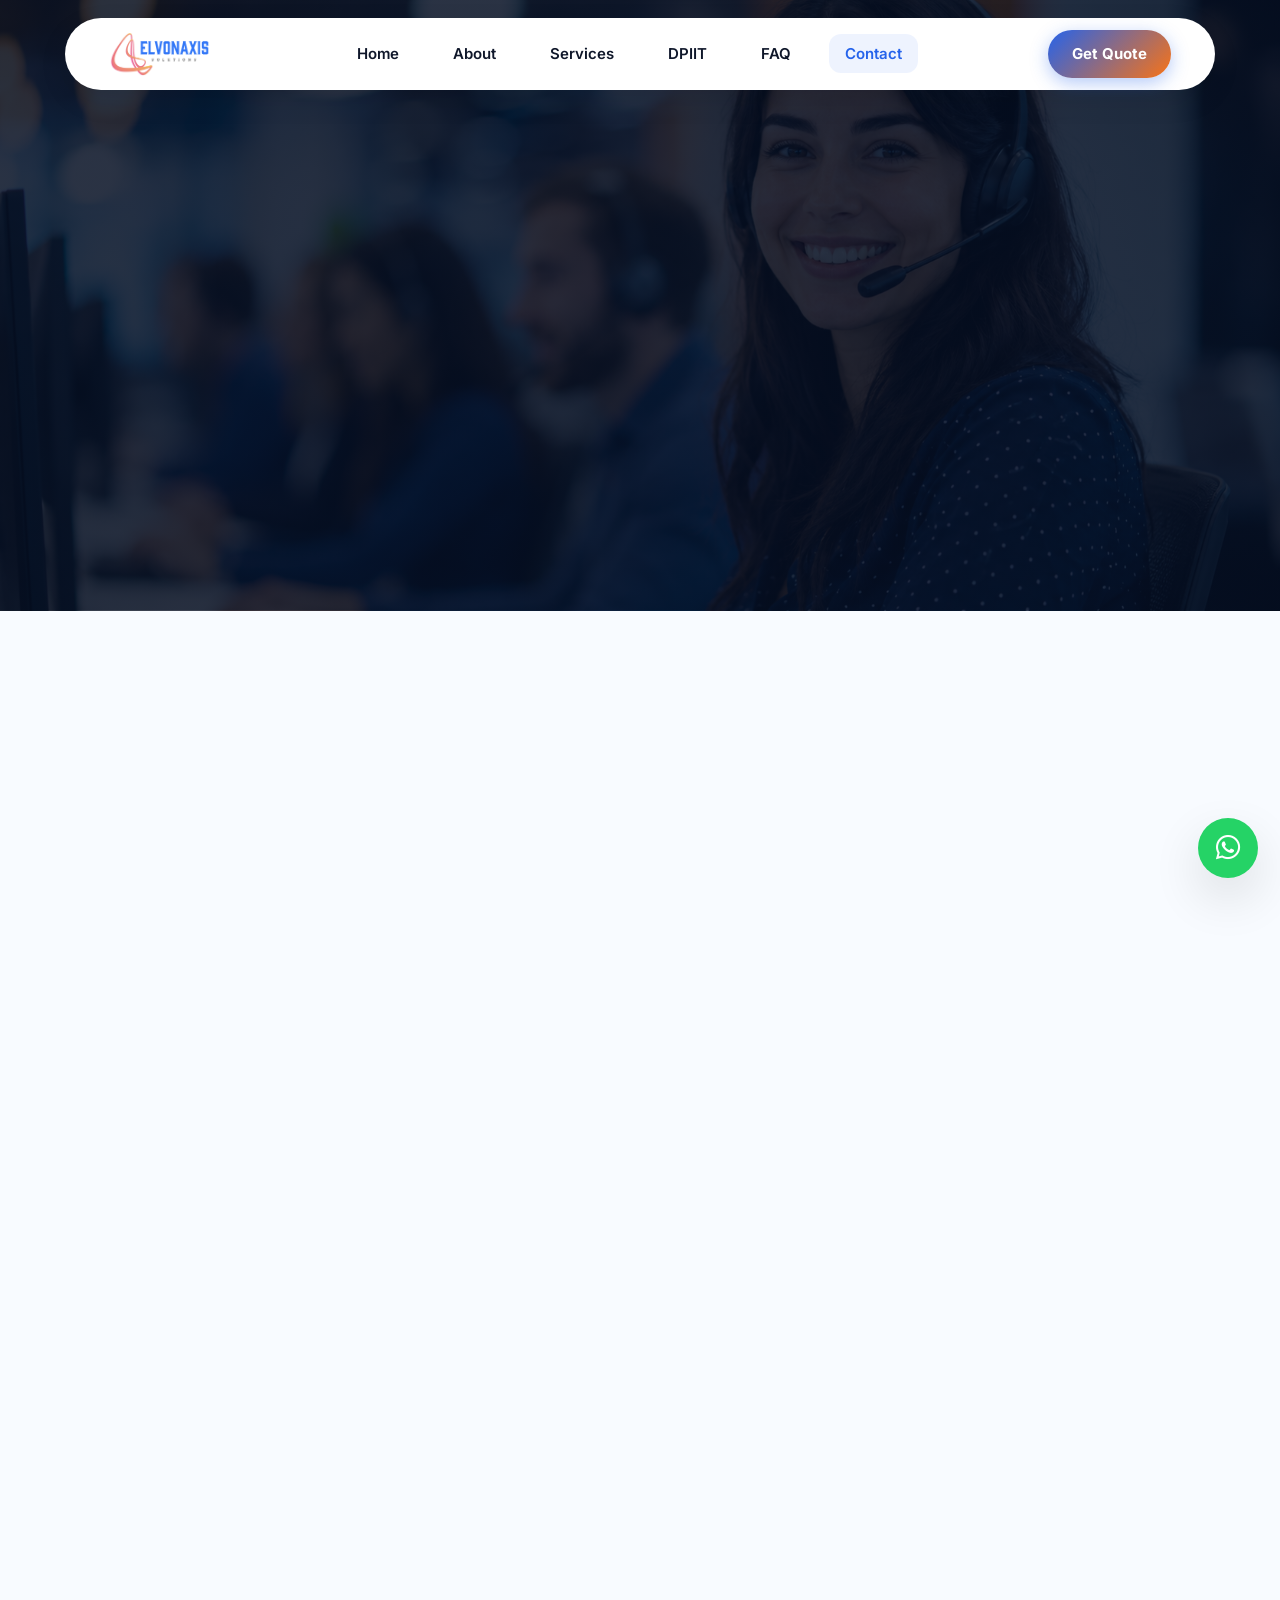
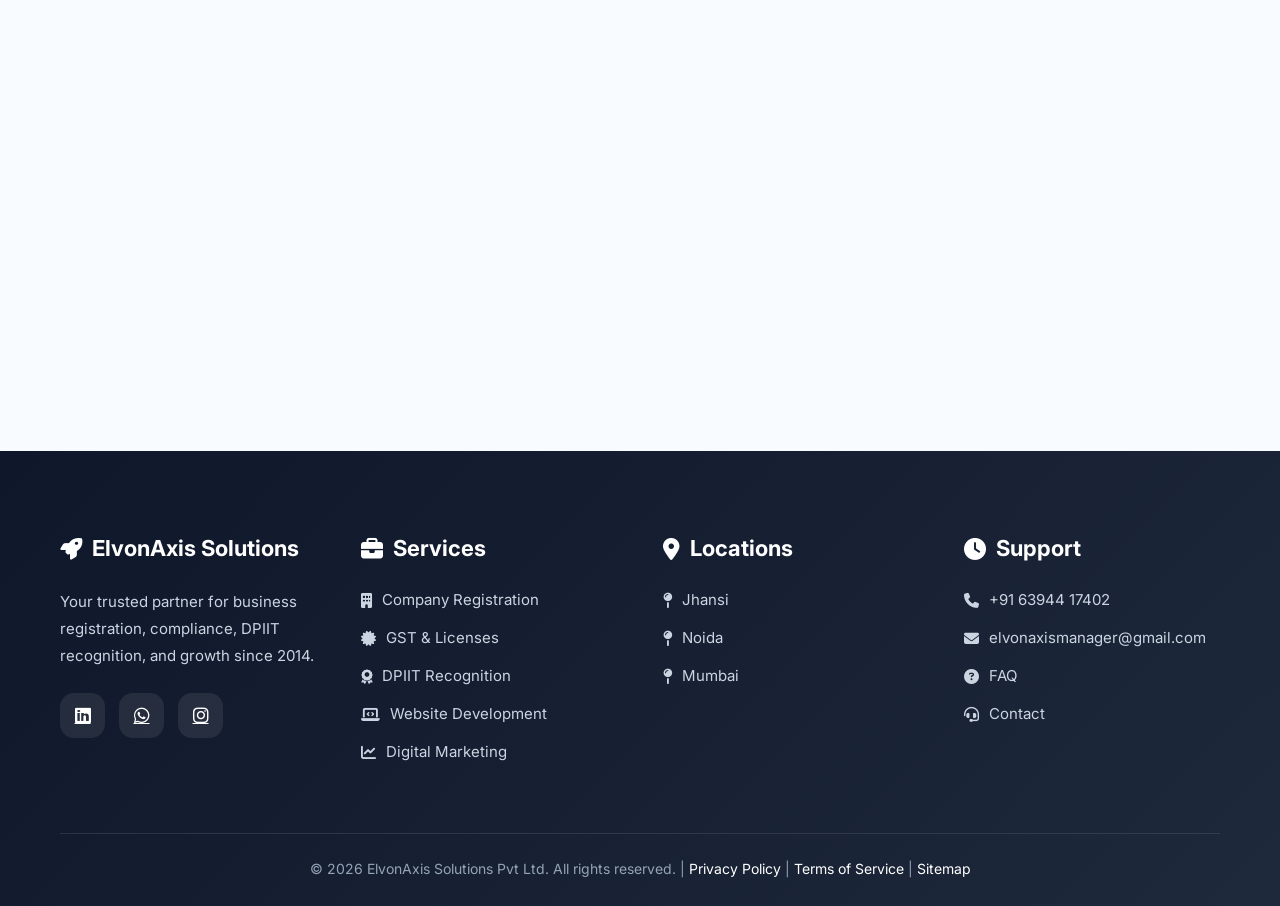
<file: contact.html>
<!DOCTYPE html>
<html lang="en">
<head>
    <meta charset="UTF-8">
    <meta name="viewport" content="width=device-width, initial-scale=1.0">
    <title>Contact Us - ElvonAxis Solutions</title>
    <meta name="description" content="Get in touch with ElvonAxis Solutions. Contact us for business registration, DPIIT recognition, GST, and digital services. Free consultation available.">
    <link href="https://fonts.googleapis.com/css2?family=Inter:wght@300;400;500;600;700;800;900&display=swap" rel="stylesheet">
    <link rel="stylesheet" href="https://cdnjs.cloudflare.com/ajax/libs/font-awesome/6.4.0/css/all.min.css">
    <link rel="stylesheet" href="style.css">
    <style>
        /* Contact Page Specific Styles */
        .contact-page {
            padding: 80px 0;
        }
        
        .contact-grid {
            display: grid;
            grid-template-columns: 1fr 1fr;
            gap: 50px;
            background: var(--white);
            border-radius: 24px;
            overflow: hidden;
            box-shadow: var(--shadow);
        }
        
        .contact-info {
            background: linear-gradient(135deg, #0f172a, #1e293b);
            padding: 50px 40px;
            color: white;
        }
        
        .contact-info h2 {
            font-size: 32px;
            font-weight: 700;
            margin-bottom: 15px;
        }
        
        .contact-info > p {
            color: #cbd5e1;
            margin-bottom: 35px;
            line-height: 1.6;
        }
        
        .info-item {
            display: flex;
            align-items: flex-start;
            gap: 15px;
            margin-bottom: 30px;
        }
        
        .info-icon {
            width: 50px;
            height: 50px;
            background: rgba(255, 255, 255, 0.1);
            border-radius: 12px;
            display: flex;
            align-items: center;
            justify-content: center;
            flex-shrink: 0;
        }
        
        .info-icon i {
            font-size: 22px;
            color: var(--secondary);
        }
        
        .info-text h4 {
            font-size: 18px;
            font-weight: 600;
            margin-bottom: 5px;
            color: white;
        }
        
        .info-text p, .info-text a {
            color: #cbd5e1;
            text-decoration: none;
            transition: color 0.3s;
            font-size: 15px;
        }
        
        .info-text a:hover {
            color: var(--secondary);
        }
        
        .business-hours {
            margin-top: 30px;
            padding-top: 20px;
            border-top: 1px solid rgba(255, 255, 255, 0.1);
        }
        
        .business-hours h4 {
            font-size: 18px;
            font-weight: 600;
            margin-bottom: 15px;
            display: flex;
            align-items: center;
            gap: 10px;
        }
        
        .hour-row {
            display: flex;
            justify-content: space-between;
            margin-bottom: 10px;
            font-size: 14px;
            color: #cbd5e1;
        }
        
        .social-links-contact {
            margin-top: 30px;
            display: flex;
            gap: 12px;
        }
        
        .social-links-contact a {
            width: 40px;
            height: 40px;
            background: rgba(255, 255, 255, 0.1);
            border-radius: 10px;
            display: flex;
            align-items: center;
            justify-content: center;
            color: white;
            transition: all 0.3s;
        }
        
        .social-links-contact a:hover {
            background: var(--secondary);
            transform: translateY(-3px);
        }
        
        .contact-form {
            padding: 50px 40px;
            background: var(--white);
        }
        
        .contact-form h2 {
            font-size: 28px;
            font-weight: 700;
            margin-bottom: 10px;
            color: var(--text-primary);
        }
        
        .contact-form > p {
            color: var(--text-secondary);
            margin-bottom: 30px;
            font-size: 14px;
        }
        
        .form-group {
            margin-bottom: 20px;
        }
        
        .form-group input,
        .form-group select,
        .form-group textarea {
            width: 100%;
            padding: 14px 18px;
            border: 1px solid var(--border);
            border-radius: 12px;
            font-size: 15px;
            font-family: inherit;
            transition: all 0.3s;
            background: var(--white);
        }
        
        .form-group input:focus,
        .form-group select:focus,
        .form-group textarea:focus {
            outline: none;
            border-color: var(--primary);
            box-shadow: 0 0 0 3px rgba(37, 99, 235, 0.1);
        }
        
        .form-row {
            display: grid;
            grid-template-columns: 1fr 1fr;
            gap: 20px;
        }
        
        .submit-btn {
            width: 100%;
            padding: 14px;
            font-size: 16px;
            font-weight: 600;
            border-radius: 12px;
            cursor: pointer;
        }
        
        .map-section {
            margin-top: 50px;
        }
        
        .map-container {
            border-radius: 24px;
            overflow: hidden;
            box-shadow: var(--shadow);
        }
        
        .map-container iframe {
            width: 100%;
            height: 350px;
            border: 0;
            display: block;
        }
        
        .alert-message {
            padding: 14px 20px;
            border-radius: 12px;
            margin-bottom: 20px;
            display: none;
            font-size: 14px;
        }
        
        .alert-success {
            background: #dcfce7;
            color: #166534;
            border: 1px solid #bbf7d0;
        }
        
        .alert-error {
            background: #fee2e2;
            color: #991b1b;
            border: 1px solid #fecaca;
        }
        
        @media (max-width: 992px) {
            .contact-grid {
                grid-template-columns: 1fr;
            }
            .contact-info {
                order: 2;
            }
            .contact-form {
                order: 1;
            }
        }
        
        @media (max-width: 768px) {
            .contact-page {
                padding: 60px 0;
            }
            .contact-info, .contact-form {
                padding: 30px 25px;
            }
            .form-row {
                grid-template-columns: 1fr;
            }
        }
    </style>
</head>
<body>
    <!-- NAVBAR -->
    <nav class="navbar">
        <div class="container nav-container">
            <img src="images/logo.png" class="logo-img" alt="Logo">
            <ul class="nav-links" id="navLinks">
                <li><a href="index.html">Home</a></li>
                <li><a href="about.html">About</a></li>
                <li><a href="services.html">Services</a></li>
                <li><a href="dpiit.html">DPIIT</a></li>
                <li><a href="faq.html">FAQ</a></li>
                <li><a href="contact.html" class="active">Contact</a></li>
            </ul>
            <a href="#contact-form" class="cta-btn">Get Quote</a>
            <div class="hamburger" onclick="toggleMenu()">
                <span></span><span></span><span></span>
            </div>
        </div>
    </nav>

    <!-- WHATSAPP FLOAT -->
    <a href="https://wa.me/916394417402" class="whatsapp-float" target="_blank">
        <i class="fab fa-whatsapp"></i>
    </a>

    <!-- CONTACT HERO - FIXED -->
    <section class="contact-hero">
        <div class="container">
            <div class="hero-content animate-on-scroll">
                <div class="hero-badge">
                    <i class="fas fa-headset"></i>
                    24/7 Support Available
                </div>
                <h1>Get In Touch</h1>
                <p>Ready to start your business journey? Contact our experts today for a free consultation</p>
                <div class="hero-buttons">
                    <a href="tel:+916394417402" class="btn-primary">Call Now</a>
                    <a href="#contact-form" class="btn-secondary">Send Message</a>
                </div>
            </div>
        </div>
    </section>

    <!-- CONTACT SECTION -->
    <section class="contact-page">
        <div class="container">
            <div id="successMsg" class="alert-message alert-success">
                <i class="fas fa-check-circle"></i> Thank you! We will contact you within 2 hours.
            </div>
            <div id="errorMsg" class="alert-message alert-error">
                <i class="fas fa-exclamation-circle"></i> Something went wrong. Please try again.
            </div>
            
            <div class="contact-grid animate-on-scroll">
                <!-- LEFT SIDE - CONTACT INFO -->
                <div class="contact-info">
                    <h2>Let's Connect</h2>
                    <p>Have questions? We'd love to hear from you. Send us a message and we'll respond within 2 hours.</p>
                    
                    <div class="info-item">
                        <div class="info-icon">
                            <i class="fas fa-phone-alt"></i>
                        </div>
                        <div class="info-text">
                            <h4>Phone</h4>
                            <a href="tel:+916394417402">+91 63944 17402</a>
                            <a href="tel:+916375242572"> +91 63752 42572</a>
                        </div>
                    </div>
                    
                    <div class="info-item">
                        <div class="info-icon">
                            <i class="fas fa-envelope"></i>
                        </div>
                        <div class="info-text">
                            <h4>Email</h4>
                            <a href="mailto:elvonaxismanager@gmail.com">elvonaxismanager@gmail.com</a>
                        </div>
                    </div>
                    
                    <div class="info-item">
                        <div class="info-icon">
                            <i class="fab fa-whatsapp"></i>
                        </div>
                        <div class="info-text">
                            <h4>WhatsApp</h4>
                            <a href="https://wa.me/916394417402" target="_blank">+91 63944 17402</a>
                        </div>
                    </div>
                    
                    <div class="info-item">
                        <div class="info-icon">
                            <i class="fas fa-map-marker-alt"></i>
                        </div>
                        <div class="info-text">
                            <h4>Visit Us</h4>
                            <p>Lahar Gird, Jhansi, Uttar Pradesh - 284003</p>
                        </div>
                    </div>
                    
                    <div class="business-hours">
                        <h4><i class="fas fa-clock"></i> Business Hours</h4>
                        <div class="hour-row">
                            <span>Monday - Friday</span>
                            <span>9:00 AM - 7:00 PM</span>
                        </div>
                        <div class="hour-row">
                            <span>Saturday</span>
                            <span>10:00 AM - 5:00 PM</span>
                        </div>
                        <div class="hour-row">
                            <span>Sunday</span>
                            <span>Closed (WhatsApp Available)</span>
                        </div>
                    </div>
                    
                    <div class="social-links-contact">
                        <a href="#" target="_blank"><i class="fab fa-facebook-f"></i></a>
                        <a href="https://www.instagram.com/elvonaxissolutions/" target="_blank"><i class="fab fa-instagram"></i></a>
                        <a href="#" target="_blank"><i class="fab fa-linkedin-in"></i></a>
                        <a href="https://wa.me/916394417402" target="_blank"><i class="fab fa-whatsapp"></i></a>
                    </div>
                </div>
                
                <!-- RIGHT SIDE - CONTACT FORM -->
                <div class="contact-form" id="contact-form">
                    <h2>Get Free Consultation</h2>
                    <p>Fill out the form and our expert will reach out to you shortly.</p>
                    
                    <form id="contactForm">
                        <div class="form-row">
                            <div class="form-group">
                                <input type="text" id="name" name="name" placeholder="Your Name *" required>
                            </div>
                            <div class="form-group">
                                <input type="tel" id="phone" name="phone" placeholder="Phone Number *" required>
                            </div>
                        </div>
                        <div class="form-row">
                            <div class="form-group">
                                <input type="email" id="email" name="email" placeholder="Email Address">
                            </div>
                            <div class="form-group">
                                <select id="service" name="service" required>
                                    <option value="">Select Service *</option>
                                    <option value="Company Registration">Company Registration</option>
                                    <option value="GST Registration">GST Registration</option>
                                    <option value="Trademark Registration">Trademark Registration</option>
                                    <option value="MSME Registration">MSME Registration</option>
                                    <option value="ISO Certification">ISO Certification</option>
                                    <option value="Website Development">Website Development</option>
                                    <option value="Digital Marketing">Digital Marketing</option>
                                    <option value="Startup India">Startup India Registration</option>
                                    <option value="DPIIT Recognition">DPIIT Recognition</option>
                                    <option value="Compliance Services">Compliance Services</option>
                                    <option value="Other">Other</option>
                                </select>
                            </div>
                        </div>
                        <div class="form-group">
                            <textarea id="message" name="message" rows="4" placeholder="Tell us about your requirements..."></textarea>
                        </div>
                        <button type="submit" class="btn-primary submit-btn">
                            <i class="fas fa-paper-plane"></i> Send Message
                        </button>
                    </form>
                </div>
            </div>
            
            <!-- MAP SECTION - LAHAR GIRD, JHANSI -->
            <div class="map-section animate-on-scroll">
                <div class="map-container">
                    <iframe src="https://maps.google.com/maps?q=Lahar%20Gird%2C%20Jhansi%2C%20Uttar%20Pradesh%2C%20284003&z=14&output=embed" width="100%" height="350" style="border:0;" allowfullscreen="" loading="lazy" referrerpolicy="no-referrer-when-downgrade"></iframe>
                </div>
            </div>
        </div>
    </section>

    <!-- FOOTER -->
    <footer class="footer">
        <div class="container">
            <div class="footer-content">
                <div>
                    <h3><i class="fas fa-rocket"></i> ElvonAxis Solutions</h3>
                    <p>Your trusted partner for business registration, compliance, DPIIT recognition, and growth since 2014.</p>
                    <div class="social-links">
                        <a href="#" aria-label="LinkedIn"><i class="fab fa-linkedin"></i></a>
                        <a href="https://wa.me/916394417402" aria-label="WhatsApp"><i class="fab fa-whatsapp"></i></a>
                        <a href="https://www.instagram.com/elvonaxissolutions/" target="_blank" aria-label="Instagram"><i class="fab fa-instagram"></i></a>
                    </div>
                </div>
                <div>
                    <h3><i class="fas fa-briefcase"></i> Services</h3>
                    <ul class="footer-links">
                        <li><a href="services.html"><i class="fas fa-building"></i> Company Registration</a></li>
                        <li><a href="services.html"><i class="fas fa-certificate"></i> GST & Licenses</a></li>
                        <li><a href="dpiit.html"><i class="fas fa-award"></i> DPIIT Recognition</a></li>
                        <li><a href="services.html"><i class="fas fa-laptop-code"></i> Website Development</a></li>
                        <li><a href="services.html"><i class="fas fa-chart-line"></i> Digital Marketing</a></li>
                    </ul>
                </div>
                <div>
                    <h3><i class="fas fa-map-marker-alt"></i> Locations</h3>
                    <ul class="footer-links">
                        <li><a href="#"><i class="fas fa-map-pin"></i> Jhansi</a></li>
                        <li><a href="#"><i class="fas fa-map-pin"></i> Noida</a></li>
                        <li><a href="#"><i class="fas fa-map-pin"></i> Mumbai</a></li>
                    </ul>
                </div>
                <div>
                    <h3><i class="fas fa-clock"></i> Support</h3>
                    <ul class="footer-links">
                        <li><a href="tel:+916394417402"><i class="fas fa-phone"></i> +91 63944 17402</a></li>
                        <li><a href="mailto:elvonaxismanager@gmail.com"><i class="fas fa-envelope"></i> elvonaxismanager@gmail.com</a></li>
                        <li><a href="faq.html"><i class="fas fa-question-circle"></i> FAQ</a></li>
                        <li><a href="contact.html"><i class="fas fa-headset"></i> Contact</a></li>
                    </ul>
                </div>
            </div>
            <div class="footer-bottom">
                <p>© 2026 ElvonAxis Solutions Pvt Ltd. All rights reserved. | <a href="#">Privacy Policy</a> | <a href="#">Terms of Service</a> | <a href="#">Sitemap</a></p>
            </div>
        </div>
    </footer>

    <script>
        function toggleMenu() {
    const navLinks = document.getElementById("navLinks");
    const hamburger = document.querySelector(".hamburger");
    
    navLinks.classList.toggle("active");
    hamburger.classList.toggle("active");
}

        // Form submission
        document.getElementById('contactForm').addEventListener('submit', function(e) {
            e.preventDefault();
            
            const name = document.getElementById('name').value;
            const phone = document.getElementById('phone').value;
            const email = document.getElementById('email').value || 'Not provided';
            const service = document.getElementById('service').value;
            const message = document.getElementById('message').value || 'No message provided';
            
            // Open email client
            const mailtoLink = `mailto:elvonaxismanager@gmail.com?subject=Enquiry from ${name} - ${service}&body=
Name: ${name}%0D%0A
Phone: ${phone}%0D%0A
Email: ${email}%0D%0A
Service: ${service}%0D%0A
Message: ${message}%0D%0A
%0D%0A
-- This enquiry came from ElvonAxis Solutions Website`;
            
            window.location.href = mailtoLink;
            
            document.getElementById('successMsg').style.display = 'block';
            document.getElementById('contactForm').reset();
            
            setTimeout(() => {
                document.getElementById('successMsg').style.display = 'none';
            }, 5000);
        });

        // Scroll Animations - REPEATABLE
        const animatedElements = document.querySelectorAll('.animate-on-scroll');
        const observer = new IntersectionObserver((entries) => {
            entries.forEach(entry => {
                if (entry.isIntersecting) {
                    entry.target.classList.add('visible');
                } else {
                    entry.target.classList.remove('visible');
                }
            });
        }, { threshold: 0.1 });
        animatedElements.forEach(el => observer.observe(el));
    </script>
</body>
</html>
</file>
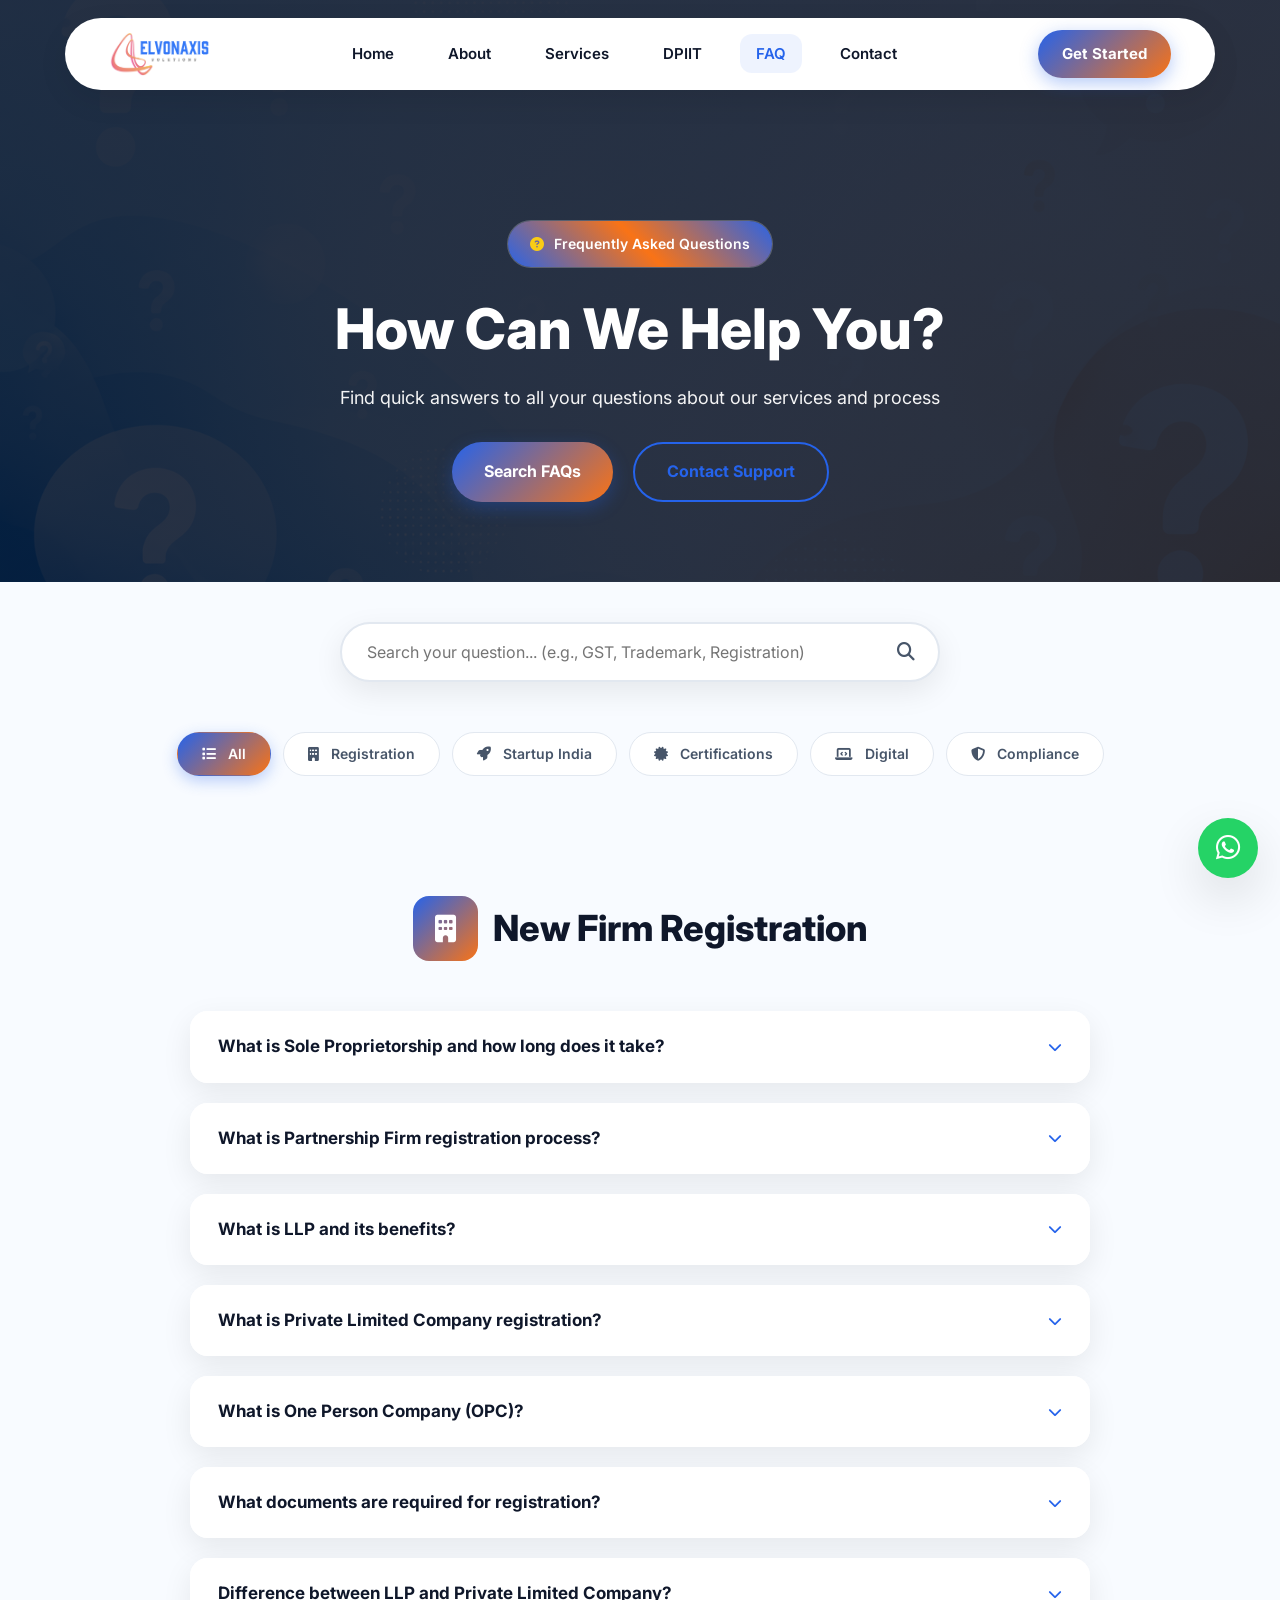
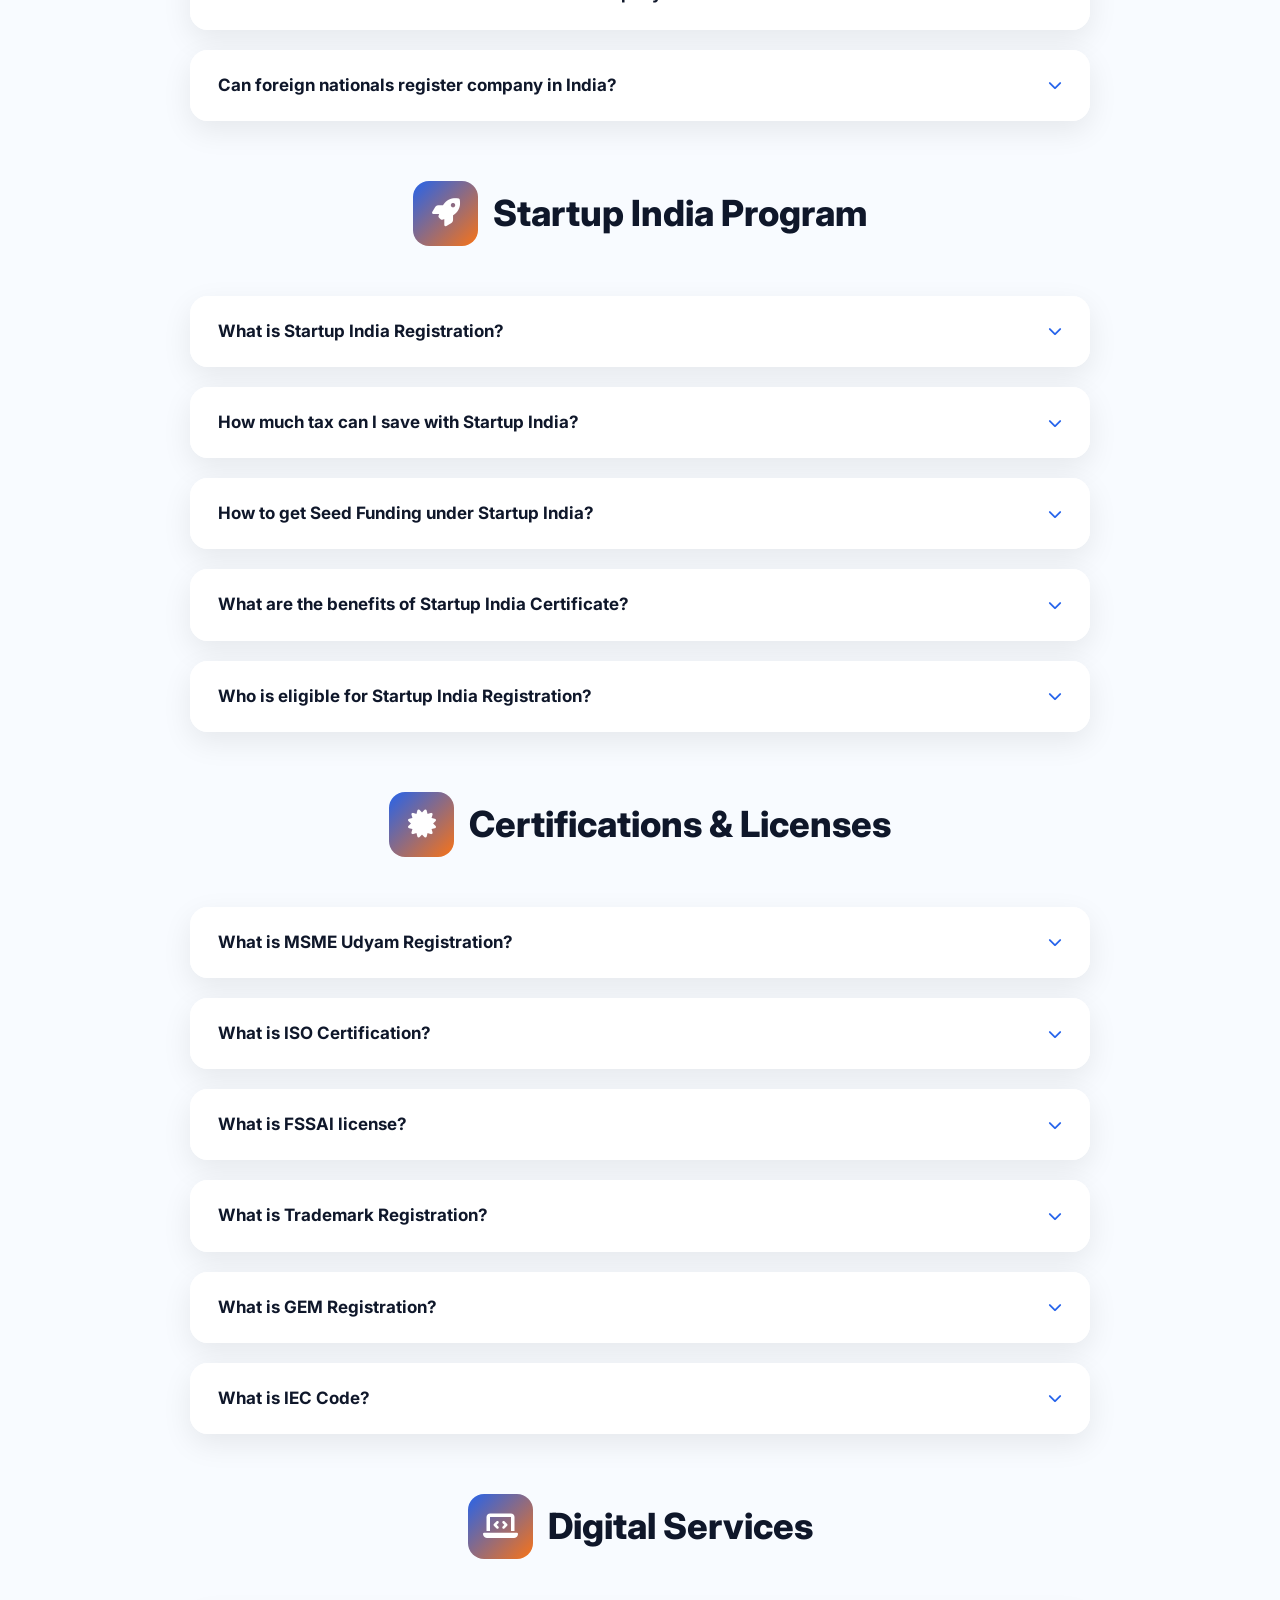
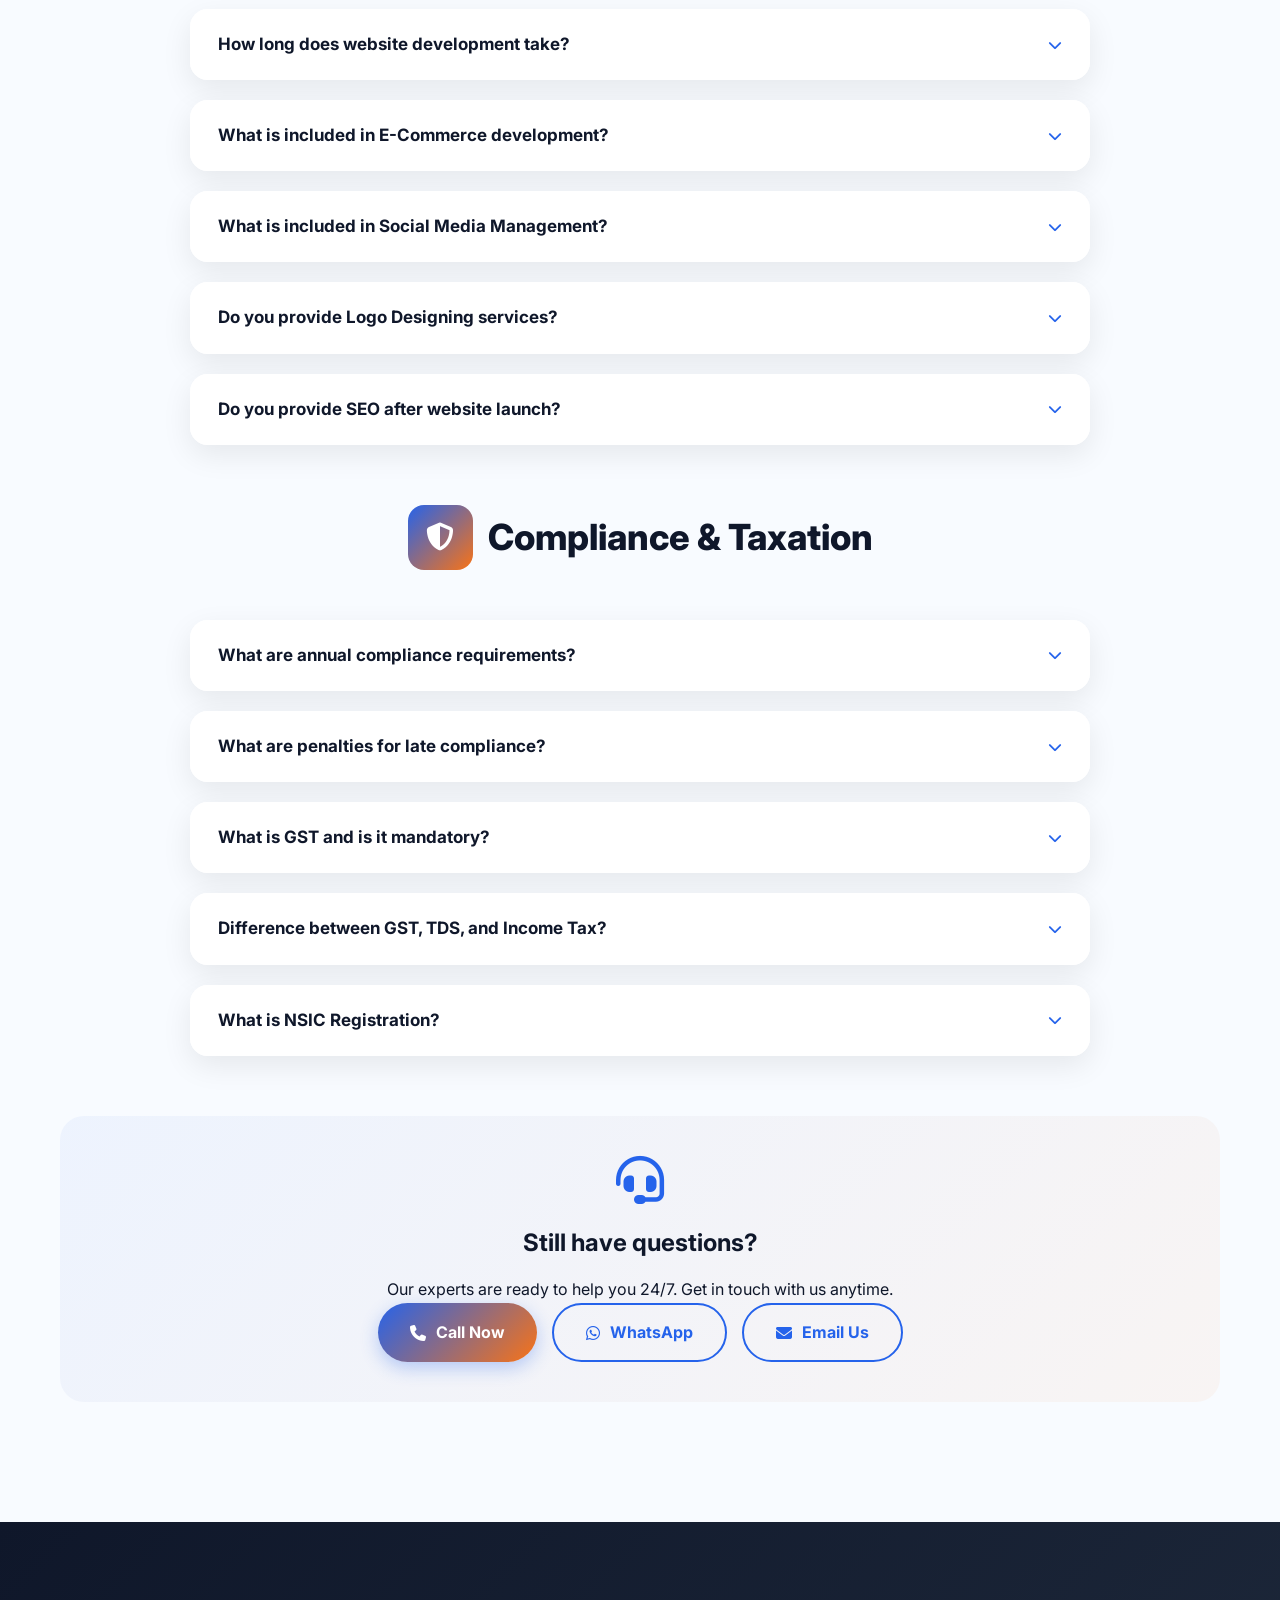
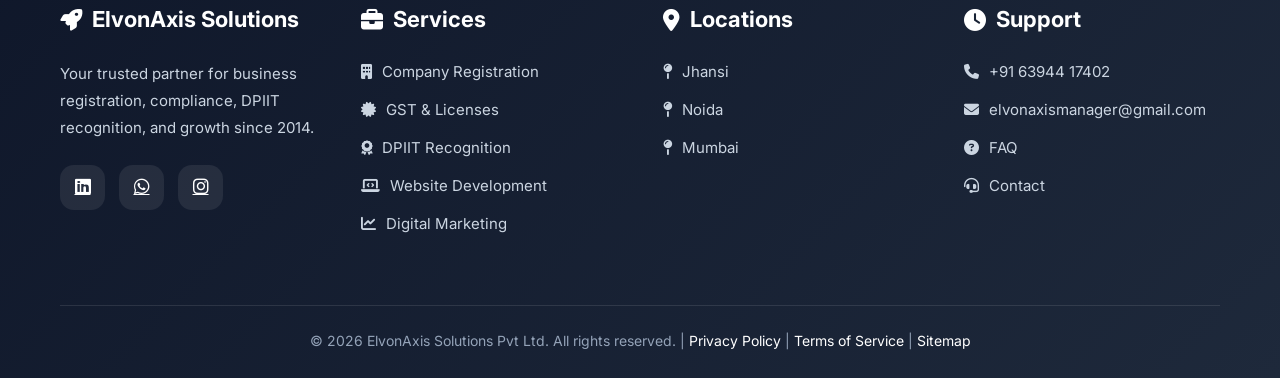
<file: faq.html>
<!DOCTYPE html>
<html lang="en">
<head>
    <meta charset="UTF-8">
    <meta name="viewport" content="width=device-width, initial-scale=1.0">
    <title>FAQ - ElvonAxis Solutions | Frequently Asked Questions</title>
    <meta name="description" content="Find answers to common questions about company registration, GST, pricing, compliance, and digital services.">
    <link href="https://fonts.googleapis.com/css2?family=Inter:wght@300;400;500;600;700;800;900&display=swap" rel="stylesheet">
    <link rel="stylesheet" href="https://cdnjs.cloudflare.com/ajax/libs/font-awesome/6.4.0/css/all.min.css">
    <link rel="stylesheet" href="style.css">
   
</head>
<body>
    <!-- NAVBAR -->
    <nav class="navbar">
        <div class="container nav-container">
            <img src="images/logo.png" class="logo-img" alt="Logo">
            <ul class="nav-links" id="navLinks">
                <li><a href="index.html">Home</a></li>
                <li><a href="about.html">About</a></li>
                <li><a href="services.html">Services</a></li>
                <li><a href="dpiit.html">DPIIT</a></li>
                <li><a href="faq.html" class="active">FAQ</a></li>
                <li><a href="contact.html">Contact</a></li>
            </ul>
            <a href="contact.html" class="cta-btn">Get Started</a>
            <div class="hamburger" onclick="toggleMenu()">
                <span></span><span></span><span></span>
            </div>
        </div>
    </nav>

    <!-- WHATSAPP FLOAT -->
    <a href="https://wa.me/916394417402" class="whatsapp-float" target="_blank">
        <i class="fab fa-whatsapp"></i>
    </a>

    <!-- FAQ HERO -->
    <section class="faq-hero">
        <div class="container">
            <div class="hero-content animate-on-scroll">
                <div class="hero-badge">
                    <i class="fas fa-question-circle"></i> Frequently Asked Questions
                </div>
                <h1>How Can We Help You?</h1>
                <p>Find quick answers to all your questions about our services and process</p>
                <div class="hero-buttons">
                    <a href="#faqSearch" class="btn-primary">Search FAQs</a>
                    <a href="contact.html" class="btn-secondary">Contact Support</a>
                </div>
            </div>
        </div>
    </section>

    <!-- SEARCH BAR -->
    <div class="container">
        <div class="faq-search-box animate-on-scroll delay-1" id="faqSearch">
            <input type="text" id="faqSearchInput" placeholder="Search your question... (e.g., GST, Trademark, Registration)" autocomplete="off">
            <i class="fas fa-search"></i>
        </div>
    </div>

    <!-- CATEGORY TABS -->
    <div class="container">
        <div class="faq-category-tabs animate-on-scroll delay-2">
            <div class="faq-tab active" data-category="all"><i class="fas fa-list"></i> All</div>
            <div class="faq-tab" data-category="registration"><i class="fas fa-building"></i> Registration</div>
            <div class="faq-tab" data-category="startup"><i class="fas fa-rocket"></i> Startup India</div>
            <div class="faq-tab" data-category="certifications"><i class="fas fa-certificate"></i> Certifications</div>
            <div class="faq-tab" data-category="digital"><i class="fas fa-laptop-code"></i> Digital</div>
            <div class="faq-tab" data-category="compliance"><i class="fas fa-shield-alt"></i> Compliance</div>
        </div>
    </div>

    <!-- FAQ CONTENT -->
    <section class="section">
        <div class="container">
            <div id="searchResultsContainer"></div>

            <!-- REGISTRATION CATEGORY -->
            <div id="category-registration" class="faq-category-wrapper animate-on-scroll delay-3" data-category="registration">
                <div class="category-header">
                    <div class="category-icon"><i class="fas fa-building"></i></div>
                    <h2 class="category-title">New Firm Registration</h2>
                </div>
                <div class="faq-container">
                    <div class="faq-item animate-on-scroll">
                        <div class="faq-question"><span>What is Sole Proprietorship and how long does it take?</span><i class="fas fa-chevron-down"></i></div>
                        <div class="faq-answer"><p>Single owner business, minimal compliance. Registration within <strong>24 hours</strong>.</p></div>
                    </div>
                    <div class="faq-item animate-on-scroll">
                        <div class="faq-question"><span>What is Partnership Firm registration process?</span><i class="fas fa-chevron-down"></i></div>
                        <div class="faq-answer"><p>For 2-20 partners with partnership deed. Takes <strong>3-5 days</strong>.</p></div>
                    </div>
                    <div class="faq-item animate-on-scroll">
                        <div class="faq-question"><span>What is LLP and its benefits?</span><i class="fas fa-chevron-down"></i></div>
                        <div class="faq-answer"><p>Limited Liability Partnership with corporate benefits. Takes <strong>7-10 days</strong>.</p></div>
                    </div>
                    <div class="faq-item animate-on-scroll">
                        <div class="faq-question"><span>What is Private Limited Company registration?</span><i class="fas fa-chevron-down"></i></div>
                        <div class="faq-answer"><p>Most popular for startups. Takes <strong>7-10 days</strong>. Best for funding and VC investment.</p></div>
                    </div>
                    <div class="faq-item animate-on-scroll">
                        <div class="faq-question"><span>What is One Person Company (OPC)?</span><i class="fas fa-chevron-down"></i></div>
                        <div class="faq-answer"><p>Private limited benefits for single owner. Takes <strong>7-10 days</strong>.</p></div>
                    </div>
                    <div class="faq-item animate-on-scroll">
                        <div class="faq-question"><span>What documents are required for registration?</span><i class="fas fa-chevron-down"></i></div>
                        <div class="faq-answer"><p>PAN, Aadhaar, Photo, Address proof, Rental agreement + NOC from owner.</p></div>
                    </div>
                    <div class="faq-item animate-on-scroll">
                        <div class="faq-question"><span>Difference between LLP and Private Limited Company?</span><i class="fas fa-chevron-down"></i></div>
                        <div class="faq-answer"><p>LLP: Lower compliance. Pvt Ltd: Better for funding, higher credibility.</p></div>
                    </div>
                    <div class="faq-item animate-on-scroll">
                        <div class="faq-question"><span>Can foreign nationals register company in India?</span><i class="fas fa-chevron-down"></i></div>
                        <div class="faq-answer"><p>Yes! Requires valid passport, visa, DIN. One Indian resident director mandatory.</p></div>
                    </div>
                </div>
            </div>

            <!-- STARTUP INDIA CATEGORY -->
            <div id="category-startup" class="faq-category-wrapper animate-on-scroll delay-4" data-category="startup">
                <div class="category-header">
                    <div class="category-icon"><i class="fas fa-rocket"></i></div>
                    <h2 class="category-title">Startup India Program</h2>
                </div>
                <div class="faq-container">
                    <div class="faq-item animate-on-scroll">
                        <div class="faq-question"><span>What is Startup India Registration?</span><i class="fas fa-chevron-down"></i></div>
                        <div class="faq-answer"><p>DPIIT recognition for startups. Benefits: tax exemption, fast-track patent, easy funding.</p></div>
                    </div>
                    <div class="faq-item animate-on-scroll">
                        <div class="faq-question"><span>How much tax can I save with Startup India?</span><i class="fas fa-chevron-down"></i></div>
                        <div class="faq-answer"><p>100% income tax exemption on profits for 3 consecutive years.</p></div>
                    </div>
                    <div class="faq-item animate-on-scroll">
                        <div class="faq-question"><span>How to get Seed Funding under Startup India?</span><i class="fas fa-chevron-down"></i></div>
                        <div class="faq-answer"><p>Eligible startups get grant + debt funding under Startup India Seed Fund Scheme.</p></div>
                    </div>
                    <div class="faq-item animate-on-scroll">
                        <div class="faq-question"><span>What are the benefits of Startup India Certificate?</span><i class="fas fa-chevron-down"></i></div>
                        <div class="faq-answer"><p>Tax exemption, seed funding, fast-track patents, R&D cost support by Government.</p></div>
                    </div>
                    <div class="faq-item animate-on-scroll">
                        <div class="faq-question"><span>Who is eligible for Startup India Registration?</span><i class="fas fa-chevron-down"></i></div>
                        <div class="faq-answer"><p>Private Limited or LLP, incorporated within 10 years, annual turnover under limit.</p></div>
                    </div>
                </div>
            </div>

            <!-- CERTIFICATIONS CATEGORY -->
            <div id="category-certifications" class="faq-category-wrapper animate-on-scroll delay-5" data-category="certifications">
                <div class="category-header">
                    <div class="category-icon"><i class="fas fa-certificate"></i></div>
                    <h2 class="category-title">Certifications & Licenses</h2>
                </div>
                <div class="faq-container">
                    <div class="faq-item animate-on-scroll">
                        <div class="faq-question"><span>What is MSME Udyam Registration?</span><i class="fas fa-chevron-down"></i></div>
                        <div class="faq-answer"><p>Free registration for small businesses. Benefits: collateral-free loans, priority in govt tenders.</p></div>
                    </div>
                    <div class="faq-item animate-on-scroll">
                        <div class="faq-question"><span>What is ISO Certification?</span><i class="fas fa-chevron-down"></i></div>
                        <div class="faq-answer"><p>International quality standard certification. Types: 9001, 14001, 22000, 27001, 13485.</p></div>
                    </div>
                    <div class="faq-item animate-on-scroll">
                        <div class="faq-question"><span>What is FSSAI license?</span><i class="fas fa-chevron-down"></i></div>
                        <div class="faq-answer"><p>Mandatory for all food businesses. Basic, State, and Central licenses based on turnover.</p></div>
                    </div>
                    <div class="faq-item animate-on-scroll">
                        <div class="faq-question"><span>What is Trademark Registration?</span><i class="fas fa-chevron-down"></i></div>
                        <div class="faq-answer"><p>Legal protection for Brand name, Logo, Tagline, Sound mark, Color combinations.</p></div>
                    </div>
                    <div class="faq-item animate-on-scroll">
                        <div class="faq-question"><span>What is GEM Registration?</span><i class="fas fa-chevron-down"></i></div>
                        <div class="faq-answer"><p>Government e-Marketplace for selling to govt departments. No tendering required.</p></div>
                    </div>
                    <div class="faq-item animate-on-scroll">
                        <div class="faq-question"><span>What is IEC Code?</span><i class="fas fa-chevron-down"></i></div>
                        <div class="faq-answer"><p>Import Export Code mandatory for import/export of goods or services. Online process.</p></div>
                    </div>
                </div>
            </div>

            <!-- DIGITAL CATEGORY -->
            <div id="category-digital" class="faq-category-wrapper animate-on-scroll" data-category="digital">
                <div class="category-header">
                    <div class="category-icon"><i class="fas fa-laptop-code"></i></div>
                    <h2 class="category-title">Digital Services</h2>
                </div>
                <div class="faq-container">
                    <div class="faq-item animate-on-scroll">
                        <div class="faq-question"><span>How long does website development take?</span><i class="fas fa-chevron-down"></i></div>
                        <div class="faq-answer"><p>Business website: 2-3 weeks, E-commerce: 4-6 weeks, Custom app: 8-12 weeks.</p></div>
                    </div>
                    <div class="faq-item animate-on-scroll">
                        <div class="faq-question"><span>What is included in E-Commerce development?</span><i class="fas fa-chevron-down"></i></div>
                        <div class="faq-answer"><p>Online store, payment gateway, product management, order tracking, inventory.</p></div>
                    </div>
                    <div class="faq-item animate-on-scroll">
                        <div class="faq-question"><span>What is included in Social Media Management?</span><i class="fas fa-chevron-down"></i></div>
                        <div class="faq-answer"><p>Posts, daily engagement, monthly analytics, ad campaigns across platforms.</p></div>
                    </div>
                    <div class="faq-item animate-on-scroll">
                        <div class="faq-question"><span>Do you provide Logo Designing services?</span><i class="fas fa-chevron-down"></i></div>
                        <div class="faq-answer"><p>Yes! Unique concepts, unlimited revisions, source files, brand guidelines.</p></div>
                    </div>
                    <div class="faq-item animate-on-scroll">
                        <div class="faq-question"><span>Do you provide SEO after website launch?</span><i class="fas fa-chevron-down"></i></div>
                        <div class="faq-answer"><p>Yes! SEO packages available with monthly reports and ongoing optimization.</p></div>
                    </div>
                </div>
            </div>

            <!-- COMPLIANCE CATEGORY -->
            <div id="category-compliance" class="faq-category-wrapper animate-on-scroll" data-category="compliance">
                <div class="category-header">
                    <div class="category-icon"><i class="fas fa-shield-alt"></i></div>
                    <h2 class="category-title">Compliance & Taxation</h2>
                </div>
                <div class="faq-container">
                    <div class="faq-item animate-on-scroll">
                        <div class="faq-question"><span>What are annual compliance requirements?</span><i class="fas fa-chevron-down"></i></div>
                        <div class="faq-answer"><p>ROC filing, Income Tax Return, GST returns, TDS returns, Director KYC.</p></div>
                    </div>
                    <div class="faq-item animate-on-scroll">
                        <div class="faq-question"><span>What are penalties for late compliance?</span><i class="fas fa-chevron-down"></i></div>
                        <div class="faq-answer"><p>ROC: ₹100/day, GST: ₹50/day, Income Tax: Penalty applicable.</p></div>
                    </div>
                    <div class="faq-item animate-on-scroll">
                        <div class="faq-question"><span>What is GST and is it mandatory?</span><i class="fas fa-chevron-down"></i></div>
                        <div class="faq-answer"><p>Mandatory if turnover exceeds threshold, online selling, or inter-state business.</p></div>
                    </div>
                    <div class="faq-item animate-on-scroll">
                        <div class="faq-question"><span>Difference between GST, TDS, and Income Tax?</span><i class="fas fa-chevron-down"></i></div>
                        <div class="faq-answer"><p>GST: Tax on sales, TDS: Tax deducted on payments, Income Tax: Tax on annual profits.</p></div>
                    </div>
                    <div class="faq-item animate-on-scroll">
                        <div class="faq-question"><span>What is NSIC Registration?</span><i class="fas fa-chevron-down"></i></div>
                        <div class="faq-answer"><p>National Small Industries Corporation registration. Benefits: Tender fee exemption.</p></div>
                    </div>
                </div>
            </div>

            <!-- HELP CARD -->
            <div class="faq-help-card animate-on-scroll">
                <i class="fas fa-headset" style="font-size: 48px; color: #2563eb; margin-bottom: 20px; display: inline-block;"></i>
                <h3>Still have questions?</h3>
                <p>Our experts are ready to help you 24/7. Get in touch with us anytime.</p>
                <div class="faq-help-buttons">
                    <a href="tel:+916394417402" class="btn-primary"><i class="fas fa-phone"></i> Call Now</a>
                    <a href="https://wa.me/916394417402" class="btn-secondary" target="_blank"><i class="fab fa-whatsapp"></i> WhatsApp</a>
                    <a href="contact.html" class="btn-secondary"><i class="fas fa-envelope"></i> Email Us</a>
                </div>
            </div>
        </div>
    </section>

    <!-- FOOTER -->
    <footer class="footer">
        <div class="container">
            <div class="footer-content">
                <div>
                    <h3><i class="fas fa-rocket"></i> ElvonAxis Solutions</h3>
                    <p>Your trusted partner for business registration, compliance, DPIIT recognition, and growth since 2014.</p>
                    <div class="social-links">
                        <a href="#" aria-label="LinkedIn"><i class="fab fa-linkedin"></i></a>
                        <a href="https://wa.me/916394417402" aria-label="WhatsApp"><i class="fab fa-whatsapp"></i></a>
                        <a href="https://www.instagram.com/elvonaxissolutions/" target="_blank" aria-label="Instagram"><i class="fab fa-instagram"></i></a>
                    </div>
                </div>
                <div>
                    <h3><i class="fas fa-briefcase"></i> Services</h3>
                    <ul class="footer-links">
                        <li><a href="services.html"><i class="fas fa-building"></i> Company Registration</a></li>
                        <li><a href="services.html"><i class="fas fa-certificate"></i> GST & Licenses</a></li>
                        <li><a href="dpiit.html"><i class="fas fa-award"></i> DPIIT Recognition</a></li>
                        <li><a href="services.html"><i class="fas fa-laptop-code"></i> Website Development</a></li>
                        <li><a href="services.html"><i class="fas fa-chart-line"></i> Digital Marketing</a></li>
                    </ul>
                </div>
                <div>
                    <h3><i class="fas fa-map-marker-alt"></i> Locations</h3>
                    <ul class="footer-links">
                        <li><a href="#"><i class="fas fa-map-pin"></i> Jhansi</a></li>
                        <li><a href="#"><i class="fas fa-map-pin"></i> Noida</a></li>
                        <li><a href="#"><i class="fas fa-map-pin"></i> Mumbai</a></li>
                    </ul>
                </div>
                <div>
                    <h3><i class="fas fa-clock"></i> Support</h3>
                    <ul class="footer-links">
                        <li><a href="tel:+916394417402"><i class="fas fa-phone"></i> +91 63944 17402</a></li>
                        <li><a href="mailto:elvonaxismanager@gmail.com"><i class="fas fa-envelope"></i> elvonaxismanager@gmail.com</a></li>
                        <li><a href="faq.html"><i class="fas fa-question-circle"></i> FAQ</a></li>
                        <li><a href="contact.html"><i class="fas fa-headset"></i> Contact</a></li>
                    </ul>
                </div>
            </div>
            <div class="footer-bottom">
                <p>© 2026 ElvonAxis Solutions Pvt Ltd. All rights reserved. | <a href="#">Privacy Policy</a> | <a href="#">Terms of Service</a> | <a href="#">Sitemap</a></p>
            </div>
        </div>
    </footer>

    <script>
        function toggleMenu() {
            document.getElementById("navLinks").classList.toggle("active");
            const hamburger = document.querySelector(".hamburger");
            if (hamburger) hamburger.classList.toggle("active");
        }

        // FAQ Accordion Toggle
        document.querySelectorAll('.faq-question').forEach(question => {
            question.addEventListener('click', () => {
                const answer = question.nextElementSibling;
                const icon = question.querySelector('i');
                answer.classList.toggle('active');
                icon.classList.toggle('rotate');
            });
        });

        // Category Filter
        const tabs = document.querySelectorAll('.faq-tab');
        const categories = document.querySelectorAll('.faq-category-wrapper');

        tabs.forEach(tab => {
            tab.addEventListener('click', () => {
                const category = tab.dataset.category;
                tabs.forEach(t => t.classList.remove('active'));
                tab.classList.add('active');
                
                if (category === 'all') {
                    categories.forEach(cat => cat.classList.remove('hide-category'));
                } else {
                    categories.forEach(cat => {
                        if (cat.dataset.category === category) {
                            cat.classList.remove('hide-category');
                        } else {
                            cat.classList.add('hide-category');
                        }
                    });
                }
            });
        });

        // Search Functionality
        const searchInput = document.getElementById('faqSearchInput');
        const allFaqs = document.querySelectorAll('.faq-item');
        const searchContainer = document.getElementById('searchResultsContainer');

        if (searchInput) {
            searchInput.addEventListener('input', function() {
                const searchTerm = this.value.toLowerCase().trim();
                
                if (searchTerm === '') {
                    searchContainer.innerHTML = '';
                    allFaqs.forEach(faq => faq.classList.remove('hide-faq'));
                    categories.forEach(cat => cat.classList.remove('hide-category'));
                    document.querySelector('.faq-tab[data-category="all"]').click();
                    return;
                }
                
                let results = [];
                allFaqs.forEach(faq => {
                    const question = faq.querySelector('.faq-question span').textContent.toLowerCase();
                    const answer = faq.querySelector('.faq-answer p').textContent.toLowerCase();
                    
                    if (question.includes(searchTerm) || answer.includes(searchTerm)) {
                        results.push(faq);
                        faq.classList.remove('hide-faq');
                    } else {
                        faq.classList.add('hide-faq');
                    }
                });
                
                categories.forEach(cat => {
                    const visibleFaqs = cat.querySelectorAll('.faq-item:not(.hide-faq)');
                    if (visibleFaqs.length === 0) {
                        cat.classList.add('hide-category');
                    } else {
                        cat.classList.remove('hide-category');
                    }
                });
                
                if (results.length === 0) {
                    searchContainer.innerHTML = `<div class="no-results"><i class="fas fa-search"></i><h3>No results found</h3><p>We couldn't find any questions matching "${searchTerm}".<br>Please try a different search term or contact our support team.</p><a href="contact.html" class="btn-primary" style="margin-top: 20px; display: inline-block;">Contact Support</a></div>`;
                } else {
                    searchContainer.innerHTML = `<div class="search-results-header"><i class="fas fa-search"></i> Found ${results.length} result(s) for "${searchTerm}"</div>`;
                }
            });
        }

        // Scroll Animation Observer
        const animatedElements = document.querySelectorAll('.animate-on-scroll');
        const observer = new IntersectionObserver((entries) => {
            entries.forEach(entry => {
                if (entry.isIntersecting) {
                    entry.target.classList.add('visible');
                }
            });
        }, { threshold: 0.1 });
        
        animatedElements.forEach(el => observer.observe(el));
    </script>
</body>
</html>
</file>
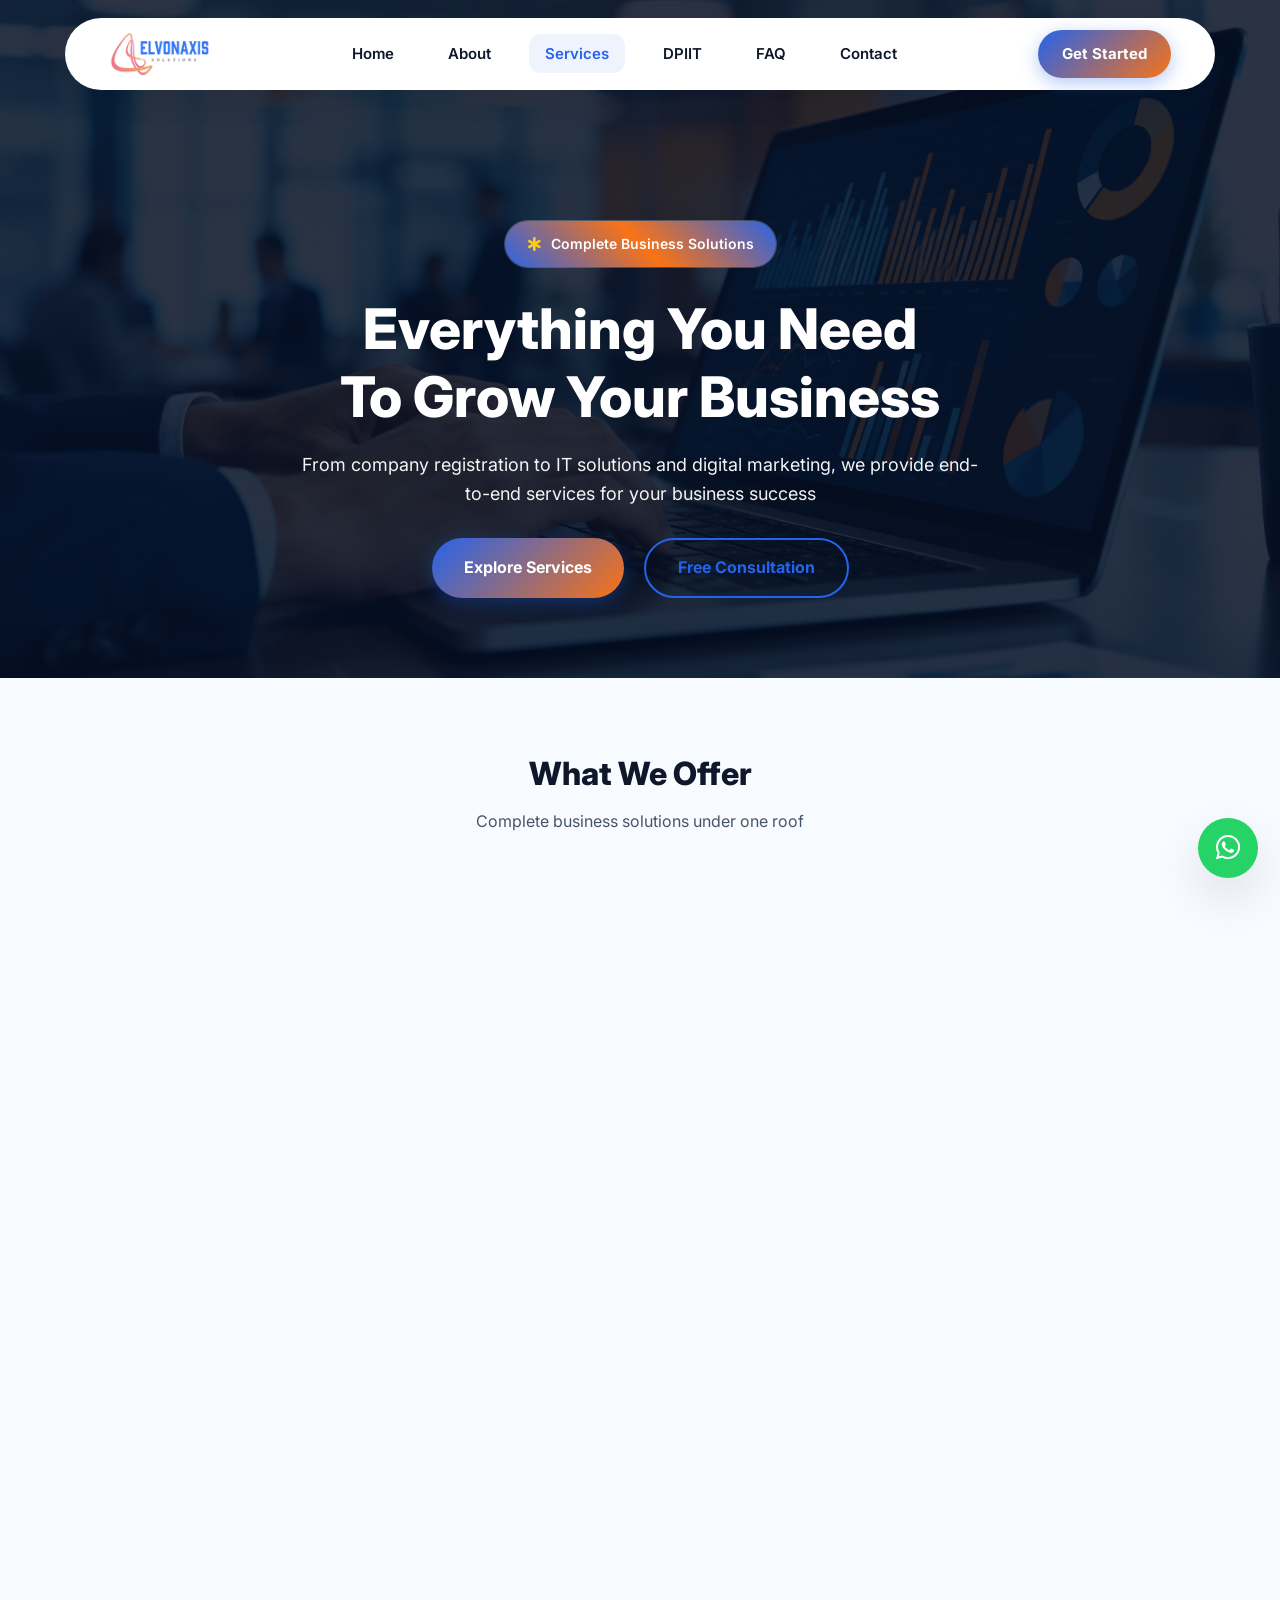
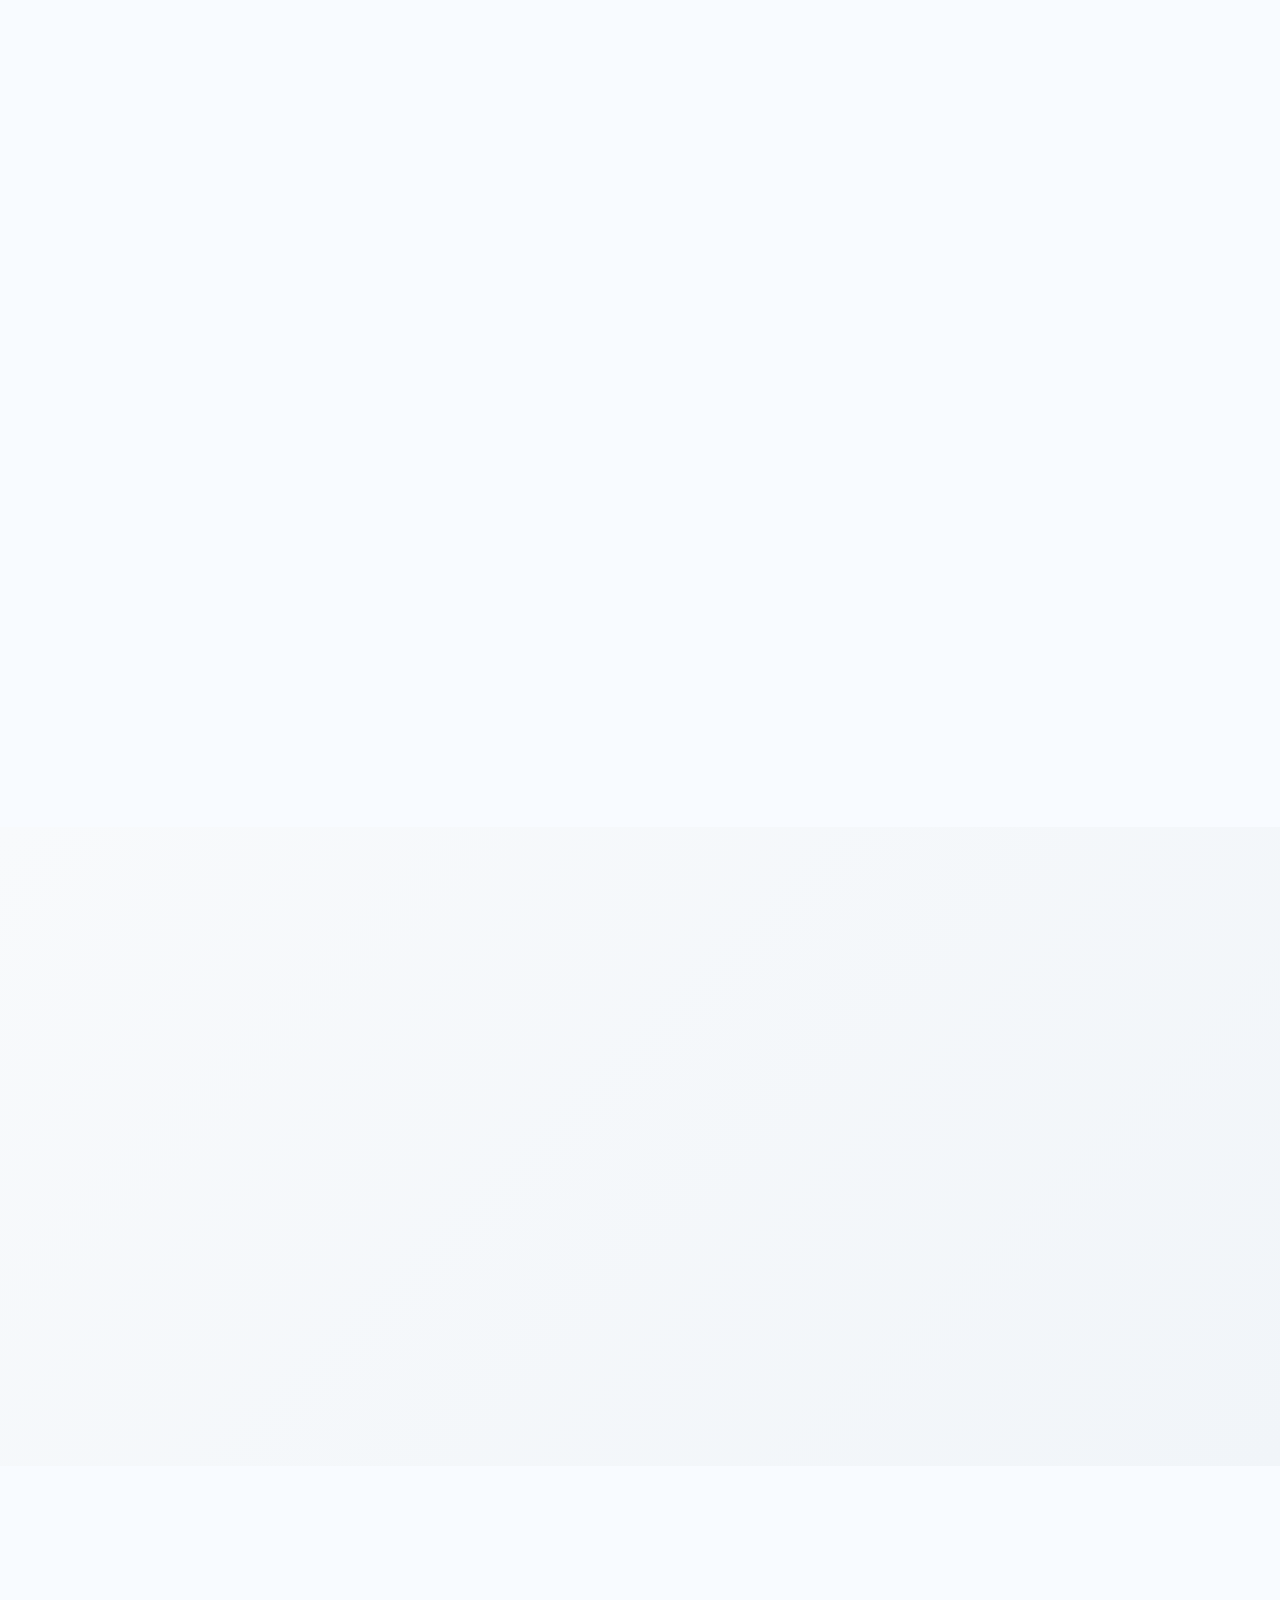
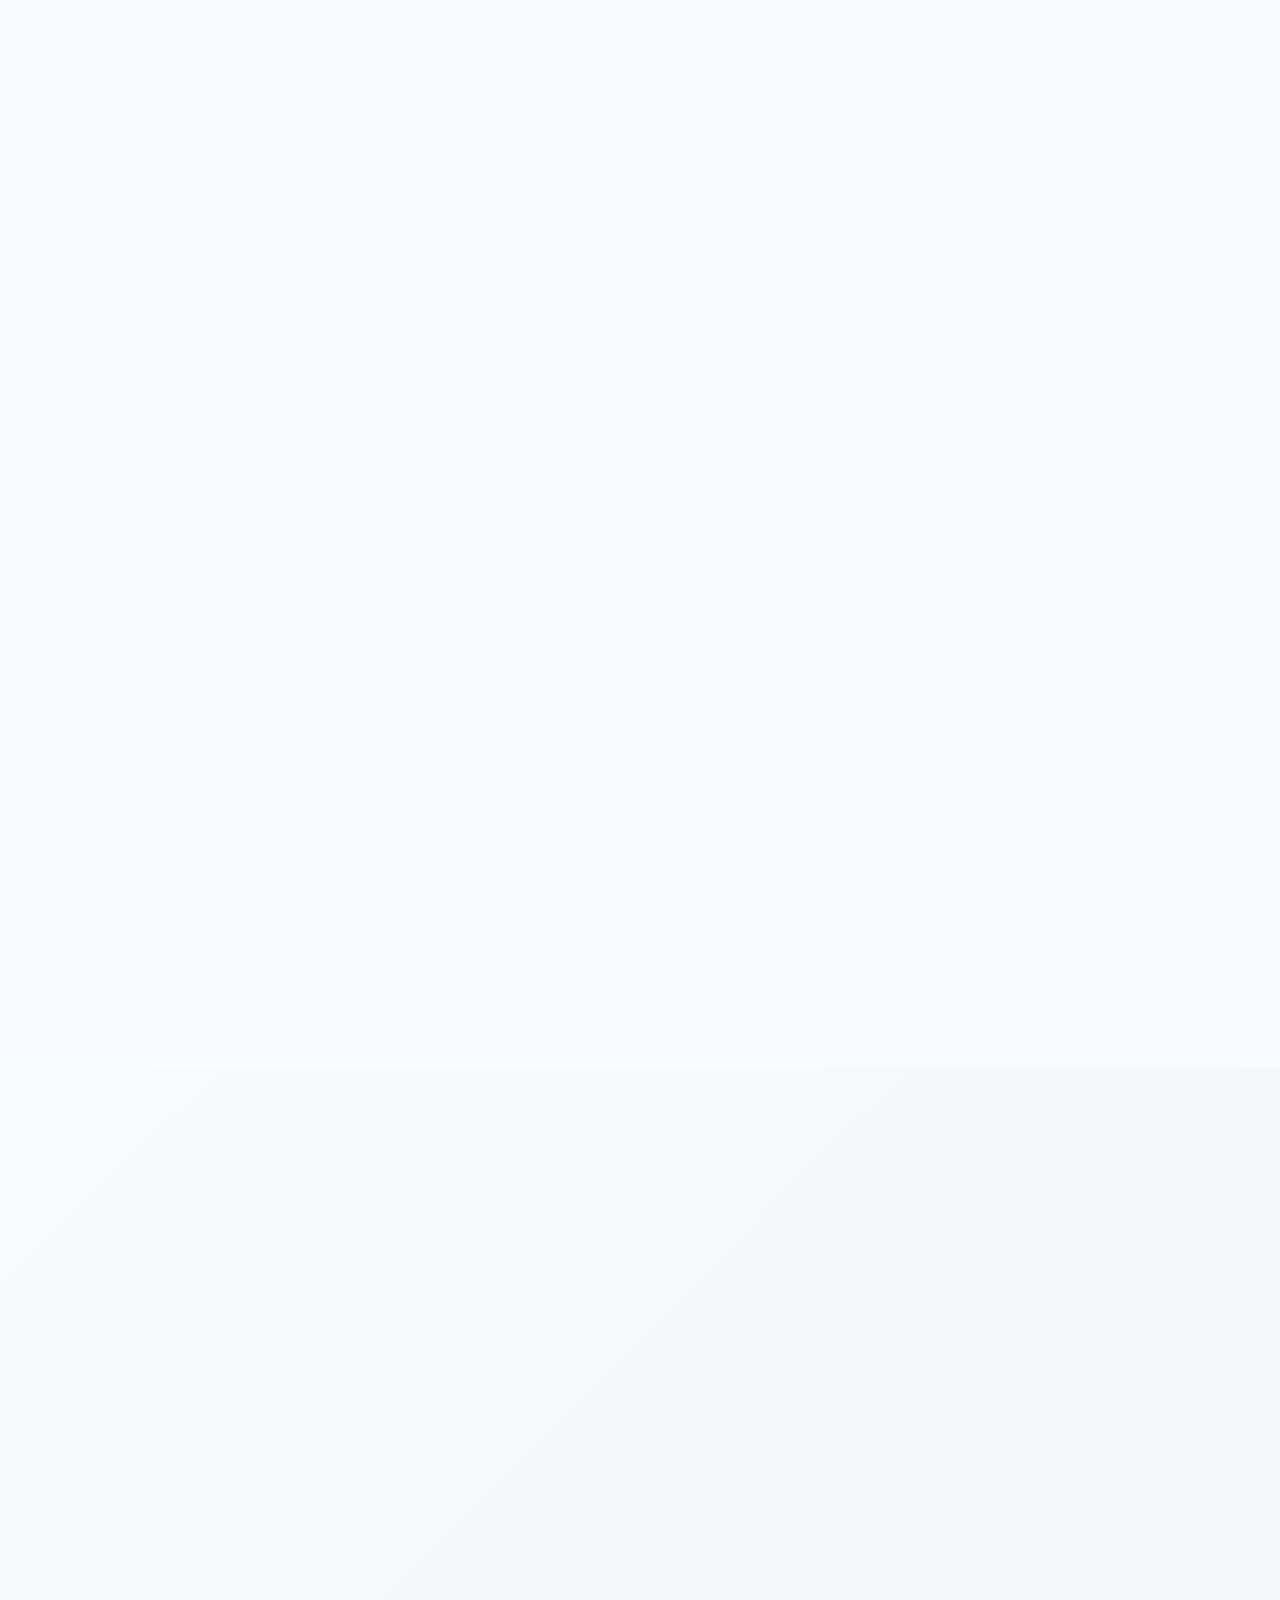
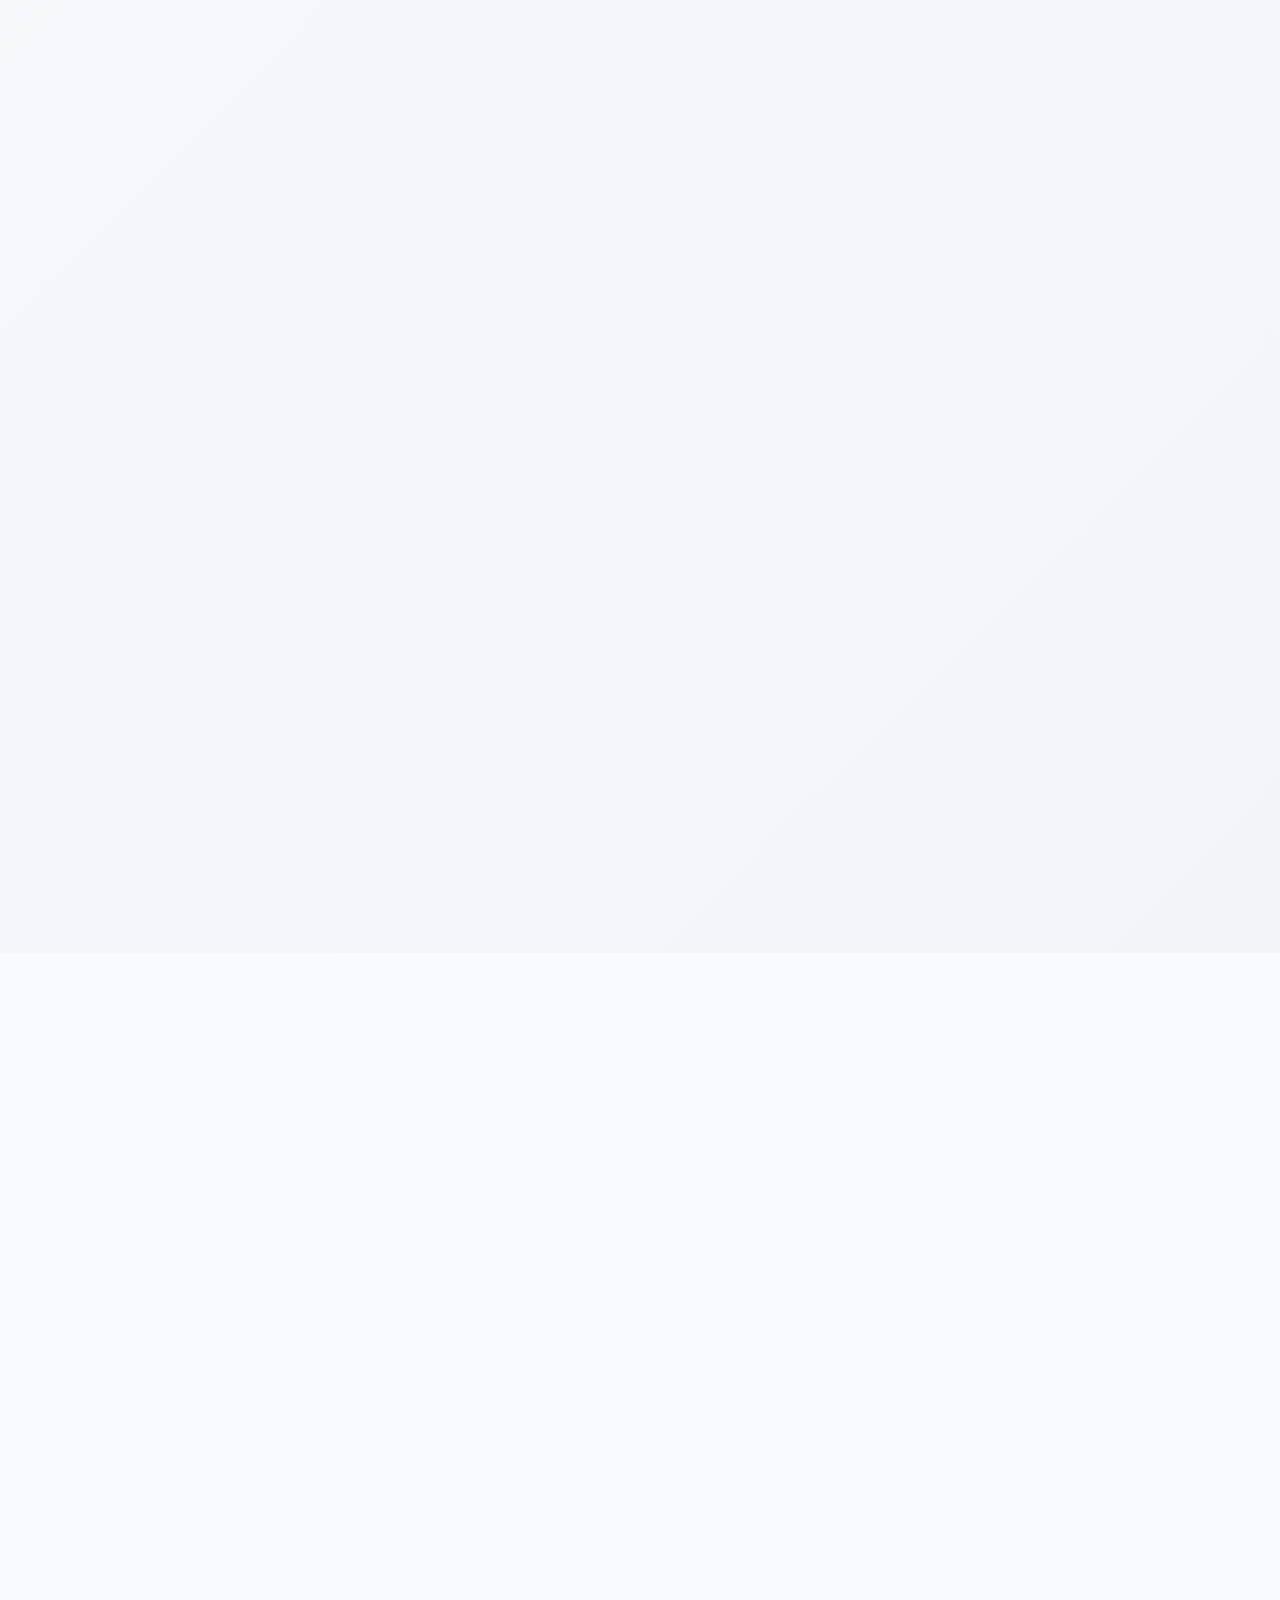
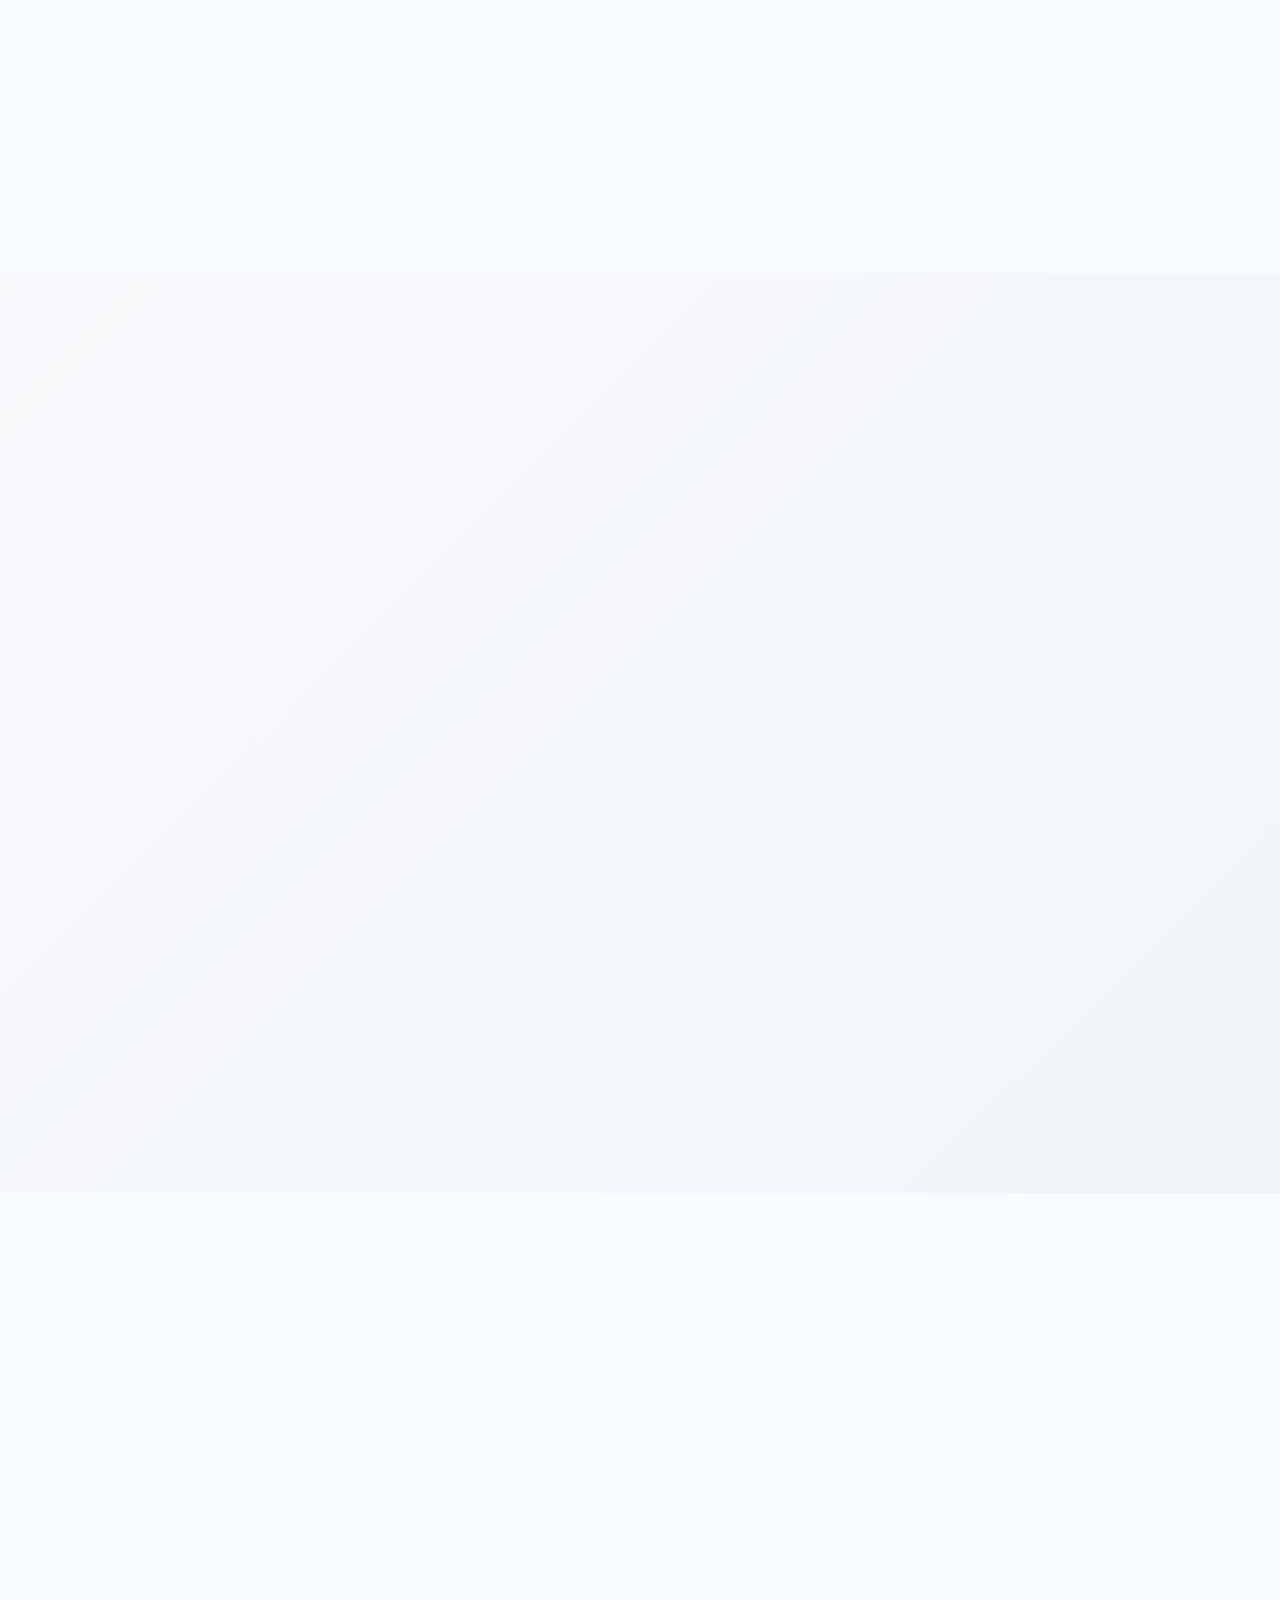
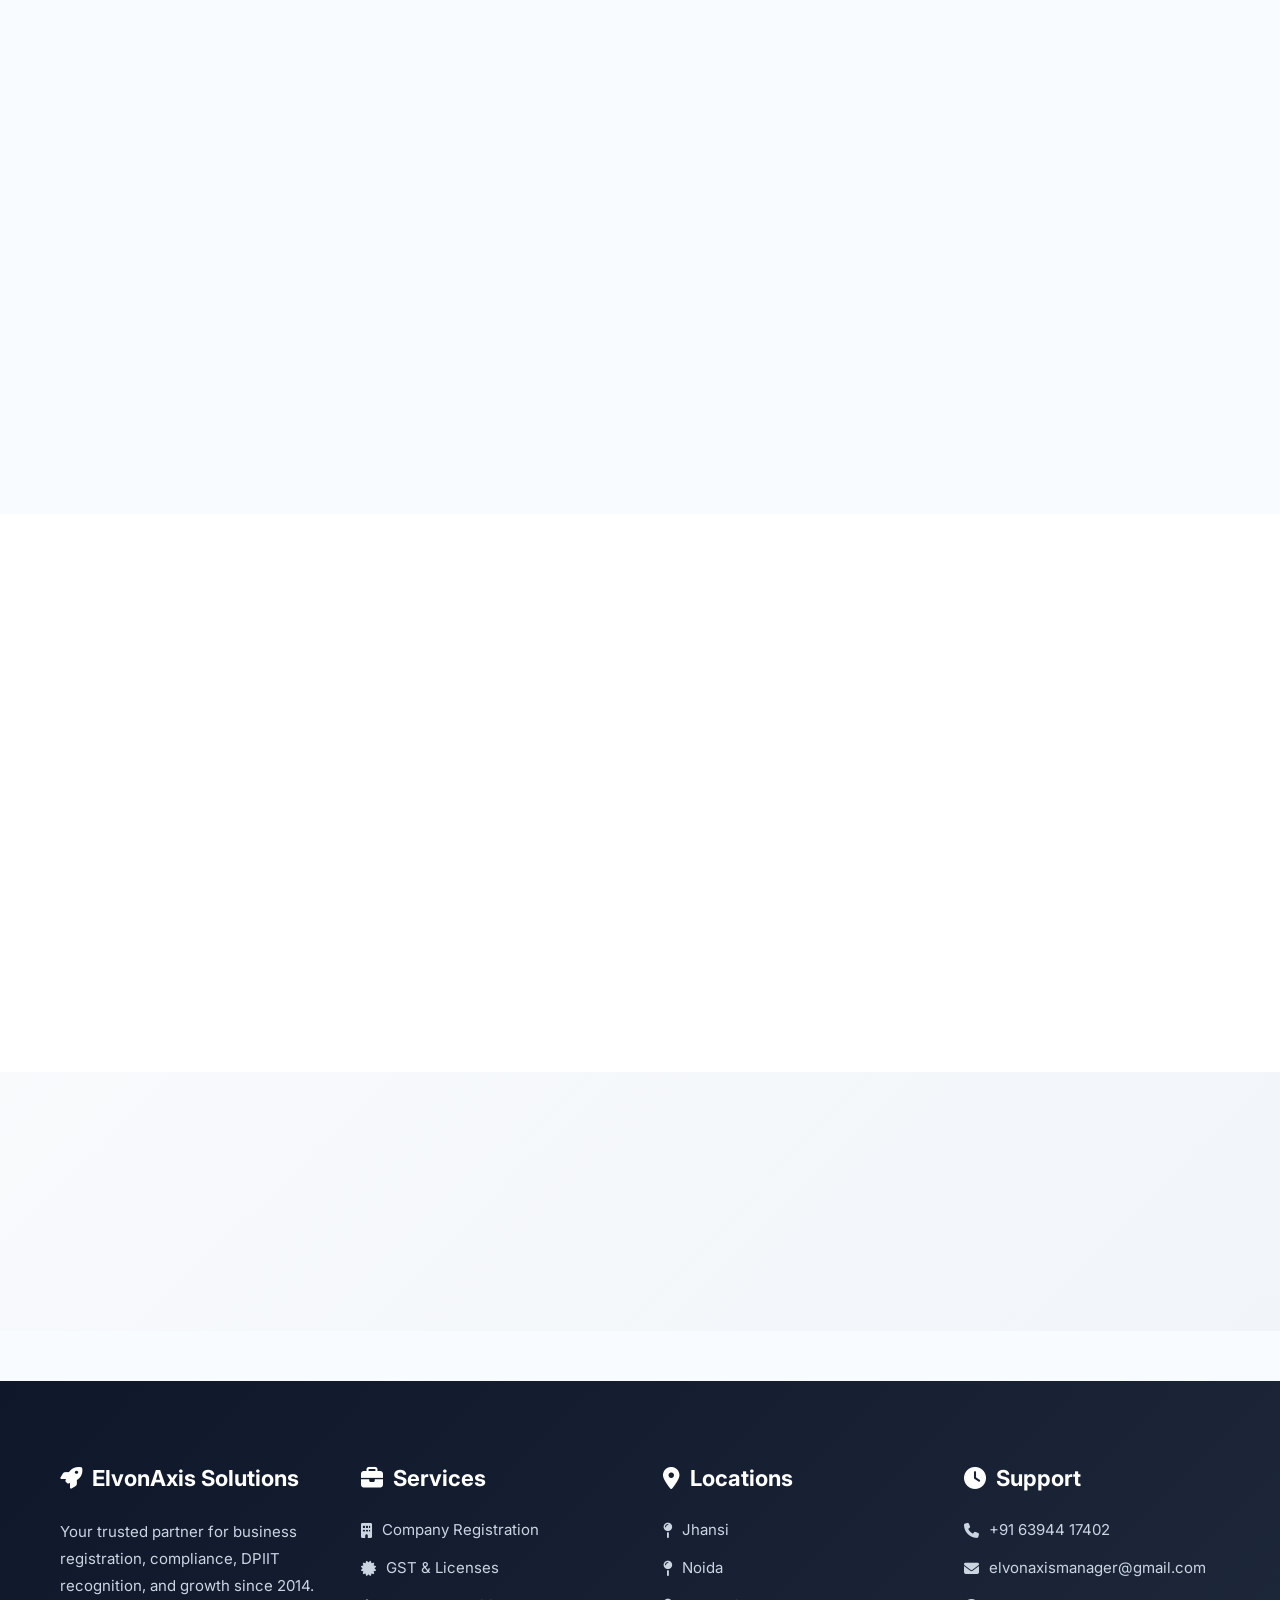
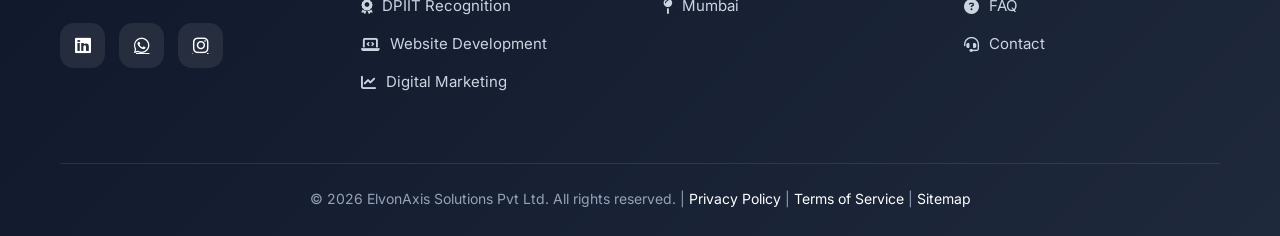
<file: services.html>
<!DOCTYPE html>
<html lang="en">
<head>
    <meta charset="UTF-8">
    <meta name="viewport" content="width=device-width, initial-scale=1.0">
    <title>Services - ElvonAxis Solutions | Complete Business Solutions</title>
    <meta name="description" content="Complete business solutions from company registration to IT services, compliance, licensing, and digital marketing.">
    <link href="https://fonts.googleapis.com/css2?family=Inter:wght@300;400;500;600;700;800;900&display=swap" rel="stylesheet">
    <link rel="stylesheet" href="https://cdnjs.cloudflare.com/ajax/libs/font-awesome/6.4.0/css/all.min.css">
    <link rel="stylesheet" href="style.css">
</head>
<body>
    <!-- NAVBAR -->
    <nav class="navbar">
        <div class="container nav-container">
            <img src="images/logo.png" class="logo-img" alt="ElvonAxis Solutions Logo">
            <ul class="nav-links" id="navLinks">
                <li><a href="index.html">Home</a></li>
                <li><a href="about.html">About</a></li>
                <li><a href="services.html" class="active">Services</a></li>
                <li><a href="dpiit.html">DPIIT</a></li>
                <li><a href="faq.html">FAQ</a></li>
                <li><a href="contact.html">Contact</a></li>
            </ul>
            <a href="contact.html" class="cta-btn">Get Started</a>
            <div class="hamburger" onclick="toggleMenu()">
                <span></span><span></span><span></span>
            </div>
        </div>
    </nav>

    <!-- WHATSAPP FLOAT -->
    <a href="https://wa.me/916394417402" class="whatsapp-float" target="_blank">
        <i class="fab fa-whatsapp"></i>
    </a>

    <!-- SERVICES HERO -->
    <section class="services-hero">
        <div class="container">
            <div class="hero-content animate-on-scroll">
                <div class="hero-badge">
                    <i class="fas fa-star-of-life"></i>
                    Complete Business Solutions
                </div>
                <h1>Everything You Need<br>To Grow Your Business</h1>
                <p>From company registration to IT solutions and digital marketing, we provide end-to-end services for your business success</p>
                <div class="hero-buttons">
                    <a href="#registration" class="btn-primary">Explore Services</a>
                    <a href="contact.html" class="btn-secondary">Free Consultation</a>
                </div>
            </div>
        </div>
    </section>

    <!-- QUICK OVERVIEW CARDS -->
    <section class="section">
        <div class="container">
            <div class="preview-heading animate-on-scroll">
                <h2>What We Offer</h2>
                <p>Complete business solutions under one roof</p>
            </div>
            <div class="services-preview-grid">
                <div class="preview-service-card animate-on-scroll delay-1"><div class="card-icon"><i class="fas fa-building"></i></div><h3>Company Registration</h3><p>Pvt Ltd, LLP, OPC, Section 8 & More</p></div>
                <div class="preview-service-card animate-on-scroll delay-2"><div class="card-icon"><i class="fas fa-certificate"></i></div><h3>Certifications</h3><p>MSME, GST, ISO, IEC & More</p></div>
                <div class="preview-service-card animate-on-scroll delay-3"><div class="card-icon"><i class="fas fa-shield-alt"></i></div><h3>Compliance</h3><p>GST, ROC, ITR, TDS & More</p></div>
                <div class="preview-service-card animate-on-scroll delay-4"><div class="card-icon"><i class="fas fa-laptop-code"></i></div><h3>IT & Marketing</h3><p>Website, SEO, Branding & More</p></div>
            </div>
        </div>
    </section>

    <!-- 1. NEW FIRM REGISTRATION -->
    <section id="registration" class="section service-category">
        <div class="container">
            <div class="category-header animate-on-scroll">
                <div class="category-icon"><i class="fas fa-building"></i></div>
                <h2 class="category-title">New Firm Registration</h2>
            </div>
            <p class="section-subtitle animate-on-scroll delay-1">Choose the right business structure for your needs</p>
            <div class="services-grid">
                <div class="service-card animate-left delay-1">
                    <h4>Sole Proprietorship</h4>
                    <p>Easy and affordable setup for individual entrepreneurs</p>
                    <ul class="service-features">
                        <li>Easy and affordable setup</li>
                        <li>Complete business control</li>
                        <li>Minimal compliance requirements</li>
                    </ul>
                </div>
                <div class="service-card animate-on-scroll delay-2">
                    <h4>Partnership Firm</h4>
                    <p>Simple partnership registration with partnership deed</p>
                    <ul class="service-features">
                        <li>Shared responsibilities and resources</li>
                        <li>Easy business expansion</li>
                        <li>Cost-effective structure</li>
                    </ul>
                </div>
                <div class="service-card animate-right delay-3">
                    <h4>LLP Registration</h4>
                    <p>Limited Liability Partnership with corporate benefits</p>
                    <ul class="service-features">
                        <li>Limited liability protection</li>
                        <li>Separate legal identity</li>
                        <li>Lower compliance than companies</li>
                    </ul>
                </div>
                <div class="service-card animate-left delay-2">
                    <h4>Private Limited Company</h4>
                    <p>Most popular corporate structure for startups</p>
                    <ul class="service-features">
                        <li>Increased business credibility</li>
                        <li>Easy fundraising opportunities</li>
                        <li>Limited liability protection</li>
                    </ul>
                </div>
                <div class="service-card animate-on-scroll delay-3">
                    <h4>Public Limited Company</h4>
                    <p>Ideal for large businesses seeking public investment</p>
                    <ul class="service-features">
                        <li>Access to public funding</li>
                        <li>Enhanced market reputation</li>
                        <li>Scalable business structure</li>
                    </ul>
                </div>
                <div class="service-card animate-right delay-4">
                    <h4>One Person Company (OPC)</h4>
                    <p>Private limited benefits for single owner</p>
                    <ul class="service-features">
                        <li>Single-owner control</li>
                        <li>Limited liability benefits</li>
                        <li>Separate legal entity</li>
                    </ul>
                </div>
                <div class="service-card animate-left delay-3">
                    <h4>Section 8 Company</h4>
                    <p>Non-profit company for social enterprises</p>
                    <ul class="service-features">
                        <li>Tax benefits and exemptions</li>
                        <li>Credible non-profit structure</li>
                        <li>Eligibility for grants and funding</li>
                    </ul>
                </div>
                <div class="service-card animate-on-scroll delay-4">
                    <h4>Farmer Producer Company</h4>
                    <p>For farmers and agricultural businesses</p>
                    <ul class="service-features">
                        <li>Better market access for farmers</li>
                        <li>Collective bargaining power</li>
                        <li>Government scheme benefits</li>
                    </ul>
                </div>
                <div class="service-card animate-right delay-5">
                    <h4>Dairy Farm Company</h4>
                    <p>Specialized registration for dairy businesses</p>
                    <ul class="service-features">
                        <li>Organized business operations</li>
                        <li>Access to funding opportunities</li>
                        <li>Enhanced business credibility</li>
                    </ul>
                </div>
            </div>
            <div class="section-cta animate-on-scroll delay-5"><a href="tel:+916394417402" class="btn-primary"><i class="fas fa-phone"></i> Get Started - Call Now</a></div>
        </div>
    </section>

    <!-- 2. STARTUP INDIA & FUNDING -->
    <section class="section bg-alt service-category">
        <div class="container">
            <div class="category-header animate-on-scroll">
                <div class="category-icon"><i class="fas fa-rocket"></i></div>
                <h2 class="category-title">DPIIT Recognition</h2>
            </div>
            <p class="section-subtitle animate-on-scroll delay-1">Get government recognition and funding for your startup</p>
            <div class="services-grid">
                <div class="service-card animate-left delay-1">
                    <h4>Startup India Registration</h4>
                    <p>Official DPIIT recognition for startups</p>
                    <ul class="service-features">
                        <li>Government recognition</li>
                        <li>Access to startup benefits</li>
                        <li>Networking opportunities</li>
                    </ul>
                </div>
                <div class="service-card animate-on-scroll delay-2">
                    <h4>Seed Funding Assistance</h4>
                    <p>Connect with investors and funding programs</p>
                    <ul class="service-features">
                        <li>Early-stage capital support</li>
                        <li>Business growth acceleration</li>
                        <li>Improved investor readiness</li>
                    </ul>
                </div>
                <div class="service-card animate-right delay-3">
                    <h4>Tax Exemption Assistance</h4>
                    <p>3-year income tax holiday for startups</p>
                    <ul class="service-features">
                        <li>Reduced tax burden</li>
                        <li>Improved cash flow</li>
                        <li>Enhanced profitability</li>
                    </ul>
                </div>
            </div>
            <div class="section-cta animate-on-scroll delay-4"><a href="tel:+916394417402" class="btn-primary"><i class="fas fa-phone"></i> Get Started - Call Now</a></div>
        </div>
    </section>

    <!-- 3. REGISTRATIONS & CERTIFICATIONS -->
    <section class="section service-category">
        <div class="container">
            <div class="category-header animate-on-scroll">
                <div class="category-icon"><i class="fas fa-certificate"></i></div>
                <h2 class="category-title">Registrations & Certifications</h2>
            </div>
            <p class="section-subtitle animate-on-scroll delay-1">Essential registrations and certifications for your business</p>
            <div class="services-grid">
                <div class="service-card animate-left delay-1">
                    <h4>MSME Registration</h4>
                    <p>Free lifetime registration for small businesses</p>
                    <ul class="service-features">
                        <li>Government subsidies and schemes</li>
                        <li>Easier loan approvals</li>
                        <li>Business credibility enhancement</li>
                    </ul>
                </div>
                <div class="service-card animate-on-scroll delay-2">
                    <h4>GST Registration</h4>
                    <p>Goods & Services Tax registration</p>
                    <ul class="service-features">
                        <li>Legal business compliance</li>
                        <li>Input tax credit benefits</li>
                        <li>Nationwide business expansion</li>
                    </ul>
                </div>
                <div class="service-card animate-right delay-3">
                    <h4>GEM Registration</h4>
                    <p>Government e-Marketplace seller registration</p>
                    <ul class="service-features">
                        <li>Access to government tenders</li>
                        <li>Increased business opportunities</li>
                        <li>Transparent procurement process</li>
                    </ul>
                </div>
                <div class="service-card animate-left delay-2">
                    <h4>Trademark Registration</h4>
                    <p>Protect your brand name and logo</p>
                    <ul class="service-features">
                        <li>Brand protection</li>
                        <li>Exclusive ownership rights</li>
                        <li>Increased business value</li>
                    </ul>
                </div>
                <div class="service-card animate-on-scroll delay-3">
                    <h4>ISO Certification</h4>
                    <p>International quality standard certification</p>
                    <ul class="service-features">
                        <li>Improved customer trust</li>
                        <li>Enhanced quality standards</li>
                        <li>Better market competitiveness</li>
                    </ul>
                </div>
                <div class="service-card animate-right delay-4">
                    <h4>IEC Registration</h4>
                    <p>Import Export Code for international trade</p>
                    <ul class="service-features">
                        <li>Enables import-export activities</li>
                        <li>Global business opportunities</li>
                        <li>Simplified international trade</li>
                    </ul>
                </div>
                <div class="service-card animate-left delay-3">
                    <h4>IEM Registration</h4>
                    <p>Industrial Entrepreneurs Memorandum</p>
                    <ul class="service-features">
                        <li>Recognition for industrial units</li>
                        <li>Regulatory compliance support</li>
                        <li>Business expansion benefits</li>
                    </ul>
                </div>
                <div class="service-card animate-on-scroll delay-4">
                    <h4>NSIC Registration</h4>
                    <p>National Small Industries Corporation</p>
                    <ul class="service-features">
                        <li>Government procurement benefits</li>
                        <li>Financial assistance support</li>
                        <li>Enhanced MSME growth opportunities</li>
                    </ul>
                </div>
                <div class="service-card animate-right delay-5">
                    <h4>CSPO Registration</h4>
                    <p>Common Service Provider Organization</p>
                    <ul class="service-features">
                        <li>Compliance with sector requirements</li>
                        <li>Improved operational credibility</li>
                        <li>Better market access</li>
                    </ul>
                </div>
            </div>
            <div class="section-cta animate-on-scroll delay-5"><a href="tel:+916394417402" class="btn-primary"><i class="fas fa-phone"></i> Get Started - Call Now</a></div>
        </div>
    </section>

    <!-- 4. COMPLIANCE SERVICES -->
    <section class="section bg-alt service-category">
        <div class="container">
            <div class="category-header animate-on-scroll">
                <div class="category-icon"><i class="fas fa-shield-alt"></i></div>
                <h2 class="category-title">Compliance Services</h2>
            </div>
            <p class="section-subtitle animate-on-scroll delay-1">Stay compliant with all legal and tax requirements</p>
            <div class="services-grid">
                <div class="service-card animate-left delay-1">
                    <h4>GST Filing & Returns</h4>
                    <p>Monthly/Quarterly GST return filing</p>
                    <ul class="service-features">
                        <li>Timely tax compliance</li>
                        <li>Avoid penalties and notices</li>
                        <li>Accurate tax reporting</li>
                    </ul>
                </div>
                <div class="service-card animate-on-scroll delay-2">
                    <h4>ROC Annual Filing</h4>
                    <p>Annual compliance for companies</p>
                    <ul class="service-features">
                        <li>Maintain legal compliance</li>
                        <li>Avoid penalties</li>
                        <li>Smooth company operations</li>
                    </ul>
                </div>
                <div class="service-card animate-right delay-3">
                    <h4>Company Annual Compliance</h4>
                    <p>Complete annual compliance package</p>
                    <ul class="service-features">
                        <li>Regulatory adherence</li>
                        <li>Improved corporate governance</li>
                        <li>Risk reduction</li>
                    </ul>
                </div>
                <div class="service-card animate-left delay-2">
                    <h4>Income Tax Return (ITR)</h4>
                    <p>Income tax filing for businesses</p>
                    <ul class="service-features">
                        <li>Timely tax filing</li>
                        <li>Legal compliance assurance</li>
                        <li>Easier loan approvals</li>
                    </ul>
                </div>
                <div class="service-card animate-on-scroll delay-3">
                    <h4>TDS Return Filing</h4>
                    <p>Quarterly TDS return filing</p>
                    <ul class="service-features">
                        <li>Accurate tax deductions reporting</li>
                        <li>Avoid compliance penalties</li>
                        <li>Smooth tax management</li>
                    </ul>
                </div>
                <div class="service-card animate-right delay-4">
                    <h4>PF & ESIC Compliance</h4>
                    <p>Employee provident fund compliance</p>
                    <ul class="service-features">
                        <li>Employee welfare compliance</li>
                        <li>Avoid legal issues</li>
                        <li>Enhanced workforce trust</li>
                    </ul>
                </div>
                <div class="service-card animate-left delay-3">
                    <h4>Accounting & Bookkeeping</h4>
                    <p>Daily accounting and bookkeeping</p>
                    <ul class="service-features">
                        <li>Accurate financial records</li>
                        <li>Better business decisions</li>
                        <li>Simplified tax filing</li>
                    </ul>
                </div>
                <div class="service-card animate-on-scroll delay-4">
                    <h4>Payroll Management</h4>
                    <p>Employee salary and payroll processing</p>
                    <ul class="service-features">
                        <li>Timely salary processing</li>
                        <li>Reduced administrative workload</li>
                        <li>Compliance with labor laws</li>
                    </ul>
                </div>
                <div class="service-card animate-right delay-5">
                    <h4>Legal Compliance Advisory</h4>
                    <p>Expert legal compliance guidance</p>
                    <ul class="service-features">
                        <li>Regulatory risk reduction</li>
                        <li>Expert legal guidance</li>
                        <li>Business continuity support</li>
                    </ul>
                </div>
                <div class="service-card animate-left delay-4">
                    <h4>Business Regulatory Compliance</h4>
                    <p>Industry-specific compliance support</p>
                    <ul class="service-features">
                        <li>Avoid legal penalties</li>
                        <li>Ensure smooth operations</li>
                        <li>Maintain regulatory standards</li>
                    </ul>
                </div>
            </div>
            <div class="section-cta animate-on-scroll delay-5"><a href="tel:+916394417402" class="btn-primary"><i class="fas fa-phone"></i> Get Started - Call Now</a></div>
        </div>
    </section>

    <!-- 5. LICENSES -->
    <section class="section service-category">
        <div class="container">
            <div class="category-header animate-on-scroll">
                <div class="category-icon"><i class="fas fa-id-card"></i></div>
                <h2 class="category-title">Licenses</h2>
            </div>
            <p class="section-subtitle animate-on-scroll delay-1">Essential business licenses and permits</p>
            <div class="services-grid">
                <div class="service-card animate-left delay-1">
                    <h4>FSSAI License</h4>
                    <p>Food safety license for food businesses</p>
                    <ul class="service-features">
                        <li>Legal food business operations</li>
                        <li>Increased customer trust</li>
                        <li>Regulatory compliance assurance</li>
                    </ul>
                </div>
                <div class="service-card animate-on-scroll delay-2">
                    <h4>Trade License</h4>
                    <p>License to carry out business activities</p>
                    <ul class="service-features">
                        <li>Legal business authorization</li>
                        <li>Compliance with local regulations</li>
                        <li>Improved business credibility</li>
                    </ul>
                </div>
                <div class="service-card animate-right delay-3">
                    <h4>PSARA License</h4>
                    <p>Private Security Agency Registration</p>
                    <ul class="service-features">
                        <li>Legal security agency operations</li>
                        <li>Government compliance</li>
                        <li>Enhanced industry credibility</li>
                    </ul>
                </div>
                <div class="service-card animate-left delay-2">
                    <h4>Fire License</h4>
                    <p>Fire safety certificate for businesses</p>
                    <ul class="service-features">
                        <li>Safety compliance assurance</li>
                        <li>Reduced operational risks</li>
                        <li>Legal approval for premises</li>
                    </ul>
                </div>
                <div class="service-card animate-on-scroll delay-3">
                    <h4>Drug License</h4>
                    <p>License for pharmaceutical business</p>
                    <ul class="service-features">
                        <li>Legal pharmaceutical operations</li>
                        <li>Regulatory compliance support</li>
                        <li>Enhanced customer confidence</li>
                    </ul>
                </div>
            </div>
            <div class="section-cta animate-on-scroll delay-4"><a href="tel:+916394417402" class="btn-primary"><i class="fas fa-phone"></i> Get Started - Call Now</a></div>
        </div>
    </section>

    <!-- 6. IT & SOFTWARE SOLUTIONS -->
    <section class="section bg-alt service-category">
        <div class="container">
            <div class="category-header animate-on-scroll">
                <div class="category-icon"><i class="fas fa-laptop-code"></i></div>
                <h2 class="category-title">IT & Software Solutions</h2>
            </div>
            <p class="section-subtitle animate-on-scroll delay-1">Modern technology solutions for your business</p>
            <div class="services-grid">
                <div class="service-card animate-left delay-1">
                    <h4>Website Development</h4>
                    <p>Professional websites to grow your business online</p>
                    <ul class="service-features">
                        <li>Professional online presence</li>
                        <li>Improved customer engagement</li>
                        <li>Increased business visibility</li>
                    </ul>
                </div>
                <div class="service-card animate-on-scroll delay-2">
                    <h4>E-Commerce Development</h4>
                    <p>Online store with secure payment integration</p>
                    <ul class="service-features">
                        <li>Online sales growth</li>
                        <li>Secure customer transactions</li>
                        <li>Wider market reach</li>
                    </ul>
                </div>
                <div class="service-card animate-right delay-3">
                    <h4>App Development</h4>
                    <p>Custom Android and iOS applications</p>
                    <ul class="service-features">
                        <li>Enhanced customer accessibility</li>
                        <li>Improved user engagement</li>
                        <li>Business process automation</li>
                    </ul>
                </div>
                <div class="service-card animate-left delay-2">
                    <h4>Billing Software</h4>
                    <p>GST billing and invoicing software</p>
                    <ul class="service-features">
                        <li>Accurate invoicing system</li>
                        <li>Faster payment processing</li>
                        <li>Improved financial management</li>
                    </ul>
                </div>
                <div class="service-card animate-on-scroll delay-3">
                    <h4>Domain & Hosting Setup</h4>
                    <p>Domain registration and web hosting</p>
                    <ul class="service-features">
                        <li>Professional business identity</li>
                        <li>Reliable website accessibility</li>
                        <li>Enhanced online credibility</li>
                    </ul>
                </div>
                <div class="service-card animate-right delay-4">
                    <h4>Website Maintenance</h4>
                    <p>Regular website updates and security</p>
                    <ul class="service-features">
                        <li>Improved website security</li>
                        <li>Regular performance optimization</li>
                        <li>Smooth user experience</li>
                    </ul>
                </div>
            </div>
            <div class="section-cta animate-on-scroll delay-5"><a href="tel:+916394417402" class="btn-primary"><i class="fas fa-phone"></i> Get Started - Call Now</a></div>
        </div>
    </section>

    <!-- 7. BRANDING & MARKETING -->
    <section class="section service-category">
        <div class="container">
            <div class="category-header animate-on-scroll">
                <div class="category-icon"><i class="fas fa-chart-line"></i></div>
                <h2 class="category-title">Branding & Marketing</h2>
            </div>
            <p class="section-subtitle animate-on-scroll delay-1">Build your brand and reach more customers</p>
            <div class="services-grid">
                <div class="service-card animate-left delay-1">
                    <h4>Social Media Marketing</h4>
                    <p>Grow your audience across social platforms</p>
                    <ul class="service-features">
                        <li>Increased brand awareness</li>
                        <li>Better customer engagement</li>
                        <li>Higher lead generation</li>
                    </ul>
                </div>
                <div class="service-card animate-on-scroll delay-2">
                    <h4>SEO Optimization</h4>
                    <p>Improve rankings and attract organic traffic</p>
                    <ul class="service-features">
                        <li>Improved search rankings</li>
                        <li>Increased organic traffic</li>
                        <li>Better online visibility</li>
                    </ul>
                </div>
                <div class="service-card animate-right delay-3">
                    <h4>Logo Designing</h4>
                    <p>Professional logo for your brand identity</p>
                    <ul class="service-features">
                        <li>Strong brand identity</li>
                        <li>Professional business image</li>
                        <li>Improved brand recognition</li>
                    </ul>
                </div>
                <div class="service-card animate-left delay-2">
                    <h4>Brand Identity Design</h4>
                    <p>Complete brand identity package</p>
                    <ul class="service-features">
                        <li>Consistent brand presence</li>
                        <li>Enhanced customer trust</li>
                        <li>Strong market positioning</li>
                    </ul>
                </div>
                <div class="service-card animate-on-scroll delay-3">
                    <h4>Content Writing</h4>
                    <p>High-quality content for your business</p>
                    <ul class="service-features">
                        <li>Engaging brand communication</li>
                        <li>Improved customer conversion</li>
                        <li>Enhanced online visibility</li>
                    </ul>
                </div>
            </div>
            <div class="section-cta animate-on-scroll delay-4"><a href="tel:+916394417402" class="btn-primary"><i class="fas fa-phone"></i> Get Started - Call Now</a></div>
        </div>
    </section>

    <!-- CTA SECTION -->
    <section class="services-cta">
        <div class="container">
            <div class="cta-box zoom-on-scroll">
                <h2>Ready to Start Your Business Journey?</h2>
                <p>Whether you're starting a new business, scaling operations, or building your digital presence, ElvonAxis Solutions is here to support your journey.</p>
                <a href="contact.html" class="btn-primary">Connect With Us <i class="fas fa-arrow-right"></i></a>
            </div>
        </div>
    </section>

    <!-- STATS SECTION -->
    <section class="section bg-alt">
        <div class="container">
            <div class="stats-grid">
                <div class="stat-card zoom-on-scroll delay-1"><i class="fas fa-users" style="font-size: 48px; color: var(--primary); margin-bottom: 15px;"></i><h3>1000+</h3><p>Businesses Registered</p></div>
                <div class="stat-card zoom-on-scroll delay-2"><i class="fas fa-calendar-alt" style="font-size: 48px; color: var(--primary); margin-bottom: 15px;"></i><h3>10+</h3><p>Years Experience</p></div>
                <div class="stat-card zoom-on-scroll delay-3"><i class="fas fa-clock" style="font-size: 48px; color: var(--primary); margin-bottom: 15px;"></i><h3>24 Hours</h3><p>Fast Processing</p></div>
                <div class="stat-card zoom-on-scroll delay-4"><i class="fas fa-map-marker-alt" style="font-size: 48px; color: var(--primary); margin-bottom: 15px;"></i><h3>Pan India</h3><p>Service Coverage</p></div>
            </div>
        </div>
    </section>

    <!-- FOOTER -->
    <footer class="footer">
        <div class="container">
            <div class="footer-content">
                <div>
                    <h3><i class="fas fa-rocket"></i> ElvonAxis Solutions</h3>
                    <p>Your trusted partner for business registration, compliance, DPIIT recognition, and growth since 2014.</p>
                    <div class="social-links">
                        <a href="#" aria-label="LinkedIn"><i class="fab fa-linkedin"></i></a>
                        <a href="https://wa.me/916394417402" aria-label="WhatsApp"><i class="fab fa-whatsapp"></i></a>
                        <a href="https://www.instagram.com/elvonaxissolutions/" target="_blank" aria-label="Instagram"><i class="fab fa-instagram"></i></a>
                    </div>
                </div>
                <div>
                    <h3><i class="fas fa-briefcase"></i> Services</h3>
                    <ul class="footer-links">
                        <li><a href="services.html"><i class="fas fa-building"></i> Company Registration</a></li>
                        <li><a href="services.html"><i class="fas fa-certificate"></i> GST & Licenses</a></li>
                        <li><a href="dpiit.html"><i class="fas fa-award"></i> DPIIT Recognition</a></li>
                        <li><a href="services.html"><i class="fas fa-laptop-code"></i> Website Development</a></li>
                        <li><a href="services.html"><i class="fas fa-chart-line"></i> Digital Marketing</a></li>
                    </ul>
                </div>
                <div>
                    <h3><i class="fas fa-map-marker-alt"></i> Locations</h3>
                    <ul class="footer-links">
                        <li><a href="#"><i class="fas fa-map-pin"></i> Jhansi</a></li>
                        <li><a href="#"><i class="fas fa-map-pin"></i> Noida</a></li>
                        <li><a href="#"><i class="fas fa-map-pin"></i> Mumbai</a></li>
                    </ul>
                </div>
                <div>
                    <h3><i class="fas fa-clock"></i> Support</h3>
                    <ul class="footer-links">
                        <li><a href="tel:+916394417402"><i class="fas fa-phone"></i> +91 63944 17402</a></li>
                        <li><a href="mailto:elvonaxismanager@gmail.com"><i class="fas fa-envelope"></i> elvonaxismanager@gmail.com</a></li>
                        <li><a href="faq.html"><i class="fas fa-question-circle"></i> FAQ</a></li>
                        <li><a href="contact.html"><i class="fas fa-headset"></i> Contact</a></li>
                    </ul>
                </div>
            </div>
            <div class="footer-bottom">
                <p>© 2026 ElvonAxis Solutions Pvt Ltd. All rights reserved. | <a href="#">Privacy Policy</a> | <a href="#">Terms of Service</a> | <a href="#">Sitemap</a></p>
            </div>
        </div>
    </footer>

    <script>
       function toggleMenu() {
            const navLinks = document.getElementById("navLinks");
            const hamburger = document.querySelector(".hamburger");
            
            navLinks.classList.toggle("active");
            hamburger.classList.toggle("active");
        }
        
        // Scroll Animations - Mobile Friendly
        const animatedElements = document.querySelectorAll('.animate-on-scroll, .animate-left, .animate-right, .zoom-on-scroll');
        const observer = new IntersectionObserver((entries) => {
            entries.forEach(entry => {
                if (entry.isIntersecting) {
                    entry.target.classList.add('visible');
                } else {
                    entry.target.classList.remove('visible');
                }
            });
        }, { threshold: 0.15, rootMargin: '0px 0px -30px 0px' });
        animatedElements.forEach(el => observer.observe(el));
    </script>
</body>
</html>
</file>
<file: style.css>
/* ============================================
   TABLE OF CONTENTS
   ============================================
   1. CSS VARIABLES & RESET
   2. BASE & TYPOGRAPHY
   3. NAVIGATION (with Hamburger Menu)
   4. HERO SECTIONS (All Pages)
   5. BUTTONS
   6. CARDS & GRIDS
   7. INDEX PAGE (Homepage Components)
   8. ABOUT PAGE
   9. SERVICES PAGE
   10. FAQ PAGE
   11. CONTACT PAGE
   12. DPIIT PAGE
   13. FOOTER
   14. SCROLL ANIMATIONS (Repeatable)
   15. RESPONSIVE DESIGN
   16. UTILITIES
============================================ */

/* ============================================
   1. CSS VARIABLES & RESET
============================================ */
* {
    margin: 0;
    padding: 0;
    box-sizing: border-box;
}

:root {
    --primary: #2563eb;
    --primary-dark: #1d4ed8;
    --secondary: #f97316;
    --text-primary: #0f172a;
    --text-secondary: #475569;
    --bg: #f8fbff;
    --white: #ffffff;
    --border: #e2e8f0;
    --shadow: 0 10px 30px rgba(0, 0, 0, 0.08);
    --shadow-lg: 0 20px 50px rgba(0, 0, 0, 0.12);
    --transition: all 0.3s ease;
}

html {
    scroll-behavior: smooth;
}

body {
    font-family: 'Inter', sans-serif;
    background: var(--bg);
    color: var(--text-primary);
    line-height: 1.6;
    overflow-x: hidden;
}

/* ============================================
   2. BASE & TYPOGRAPHY
============================================ */
.container {
    width: 100%;
    max-width: 1200px;
    margin: 0 auto;
    padding: 0 20px;
}

.section {
    padding: 70px 0;
}

.bg-alt {
    background: linear-gradient(135deg, #f8fafc, #f1f5f9);
}

.section-title {
    font-size: 40px;
    font-weight: 800;
    line-height: 1.2;
    margin-bottom: 22px;
    color: var(--text-primary);
    text-align: center;
}

.section-subtitle {
    font-size: 17px;
    line-height: 1.8;
    color: var(--text-secondary);
    text-align: center;
}

.center-btn {
    text-align: center;
    margin-top: 40px;
}

/* ============================================
   3. NAVIGATION (with Hamburger Menu)
============================================ */
.navbar {
    position: fixed;
    top: 18px;
    left: 50%;
    transform: translateX(-50%);
    width: 92%;
    max-width: 1150px;
    background: var(--white);
    border-radius: 999px;
    padding: 12px 24px;
    box-shadow: var(--shadow);
    z-index: 1000;
}

.nav-container {
    display: flex;
    align-items: center;
    justify-content: space-between;
}

.logo-img {
    width: clamp(75px, 8vw, 120px);
    height: auto;
}

.nav-links {
    display: flex;
    align-items: center;
    gap: 22px;
    list-style: none;
}

.nav-links a {
    text-decoration: none;
    color: var(--text-primary);
    font-weight: 600;
    font-size: 15px;
    padding: 10px 16px;
    border-radius: 12px;
    transition: var(--transition);
}

.nav-links a:hover,
.nav-links a.active {
    background: rgba(37, 99, 235, 0.08);
    color: var(--primary);
}

.cta-btn {
    text-decoration: none;
    background: linear-gradient(135deg, var(--primary), var(--secondary));
    color: white;
    padding: 12px 24px;
    border-radius: 30px;
    font-weight: 700;
    font-size: 15px;
    transition: var(--transition);
    box-shadow: 0 5px 18px rgba(37, 99, 235, 0.35);
}

.cta-btn:hover {
    transform: translateY(-3px);
    box-shadow: 0 10px 25px rgba(37, 99, 235, 0.4);
}

/* Hamburger Menu */
.hamburger {
    display: none;
    flex-direction: column;
    gap: 6px;
    cursor: pointer;
    z-index: 1001;
}

.hamburger span {
    width: 28px;
    height: 3px;
    background: var(--text-primary);
    border-radius: 10px;
    transition: all 0.3s ease;
}

.hamburger.active span:nth-child(1) {
    transform: rotate(45deg) translate(6px, 6px);
}

.hamburger.active span:nth-child(2) {
    opacity: 0;
}

.hamburger.active span:nth-child(3) {
    transform: rotate(-45deg) translate(6px, -6px);
}

/* ============================================
   4. HERO SECTIONS (All Pages)
============================================ */
/* Index Hero */
.hero {
    min-height: 100vh;
    display: flex;
    align-items: center;
    position: relative;
    overflow: hidden;
    background: linear-gradient(rgba(5, 15, 35, 0.78), rgba(5, 15, 35, 0.78)),
                url('images/globe-business.jpg');
    background-size: cover;
    background-position: center;
    color: white;
}

/* Animated Gradient Overlay on Hero Background */
.hero::before {
    content: '';
    position: absolute;
    top: 0;
    left: 0;
    right: 0;
    bottom: 0;
    background: radial-gradient(circle at 20% 50%, rgba(37, 99, 235, 0.15), transparent 50%),
                radial-gradient(circle at 80% 80%, rgba(249, 115, 22, 0.1), transparent 50%);
    animation: bgShift 8s ease-in-out infinite;
    z-index: 0;
}

@keyframes bgShift {
    0% { opacity: 0.5; }
    50% { opacity: 1; }
    100% { opacity: 0.5; }
}

.hero .container {
    position: relative;
    z-index: 1;
}

.hero-content {
    max-width: 850px;
    padding-top: 80px;
}

/* Floating Animation for Content */
.hero-content {
    animation: floatContent 4s ease-in-out infinite;
}

@keyframes floatContent {
    0% { transform: translateY(0px); }
    50% { transform: translateY(-8px); }
    100% { transform: translateY(0px); }
}

.hero-title {
    font-size: clamp(42px, 7vw, 72px);
    line-height: 1.15;
    font-weight: 900;
    margin-bottom: 20px;
    min-height: 100px;
    text-shadow: 0 0 30px rgba(37, 99, 235, 0.3);
    animation: titleGlow 3s ease-in-out infinite;
}

@keyframes titleGlow {
    0% { text-shadow: 0 0 20px rgba(37, 99, 235, 0.2); }
    50% { text-shadow: 0 0 40px rgba(37, 99, 235, 0.5); }
    100% { text-shadow: 0 0 20px rgba(37, 99, 235, 0.2); }
}

/* Animated Underline */
.hero-title::after {
    content: '';
    display: block;
    width: 80px;
    height: 3px;
    background: linear-gradient(90deg, var(--primary), var(--secondary));
    margin: 20px auto 0;
    animation: underlineWidth 2s ease-in-out infinite;
}

@keyframes underlineWidth {
    0% { width: 60px; opacity: 0.6; }
    50% { width: 120px; opacity: 1; }
    100% { width: 60px; opacity: 0.6; }
}

.hero-subtext {
    font-size: 22px;
    max-width: 700px;
    margin-bottom: 14px;
    font-weight: 500;
}

.hero-tagline {
    font-size: 16px;
    opacity: 0.9;
    margin-bottom: 35px;
}

.hero-buttons {
    display: flex;
    gap: 20px;
    flex-wrap: wrap;
}

/* Rotating Text - JavaScript Version */
.rotating-text {
    display: inline-block;
    width: 100%;
    min-height: 90px;
}

.rotating-text span {
    display: none;
}

.rotating-text span.active {
    display: inline-block;
    animation: fadeInUp 0.5s ease;
}

@keyframes fadeInUp {
    from {
        opacity: 0;
        transform: translateY(20px);
    }
    to {
        opacity: 1;
        transform: translateY(0);
    }
}

/* Hero Badge */
.hero-badge {
    display: inline-flex;
    align-items: center;
    gap: 10px;
    padding: 12px 22px;
    border-radius: 999px;
    background: rgba(255, 255, 255, 0.1);
    border: 1px solid rgba(255, 255, 255, 0.15);
    backdrop-filter: blur(14px);
    color: #ffffff;
    font-size: 14px;
    font-weight: 600;
    margin-bottom: 28px;
    position: relative;
    overflow: hidden;
    z-index: 1;
}

.hero-badge i {
    color: #facc15;
}

/* Glowing Badge Effect */
.hero-badge::before {
    content: '';
    position: absolute;
    top: -2px;
    left: -2px;
    right: -2px;
    bottom: -2px;
    background: linear-gradient(45deg, var(--primary), var(--secondary), var(--primary));
    border-radius: 50px;
    z-index: -1;
    animation: borderGlow 3s linear infinite;
}

@keyframes borderGlow {
    0% { opacity: 0.5; }
    50% { opacity: 1; }
    100% { opacity: 0.5; }
}

/* Inner Page Heroes */
.about-hero,
.services-hero,
.faq-hero,
.contact-hero,
.dpiit-hero {
    min-height: 60vh;
    display: flex;
    align-items: center;
    justify-content: center;
    text-align: center;
    padding: 140px 20px 80px;
    color: white;
    position: relative;
    overflow: hidden;
}

.about-hero {
    background: linear-gradient(rgba(5, 15, 35, 0.85), rgba(5, 15, 35, 0.85)),
                url('images/about-bg.jpg');
    background-size: cover;
    background-position: center;
}

.services-hero {
    background: linear-gradient(rgba(5, 15, 35, 0.85), rgba(5, 15, 35, 0.85)),
                url('images/services-bg.jpg');
    background-size: cover;
    background-position: center;
}

.faq-hero {
    background: linear-gradient(rgba(5, 15, 35, 0.85), rgba(5, 15, 35, 0.85)),
                url('images/faq-bg.jpg');
    background-size: cover;
    background-position: center;
}

.contact-hero {
    background: linear-gradient(rgba(5, 15, 35, 0.85), rgba(5, 15, 35, 0.85)),
                url('images/contact-bg.jpg');
    background-size: cover;
    background-position: center;
}

.dpiit-hero {
    background: linear-gradient(rgba(5, 15, 35, 0.85), rgba(5, 15, 35, 0.85)),
                url('images/diit-bg.jpg');
    background-size: cover;
    background-position: center;
}

.about-hero .hero-content,
.services-hero .hero-content,
.faq-hero .hero-content,
.contact-hero .hero-content,
.dpiit-hero .hero-content {
    max-width: 850px;
    margin: 0 auto;
}

.about-hero .hero-buttons,
.services-hero .hero-buttons,
.faq-hero .hero-buttons,
.contact-hero .hero-buttons,
.dpiit-hero .hero-buttons {
    justify-content: center;
    margin-top: 30px;
}

.about-hero h1,
.services-hero h1,
.faq-hero h1,
.contact-hero h1,
.dpiit-hero h1 {
    font-size: clamp(40px, 6vw, 56px);
    margin-bottom: 20px;
    font-weight: 800;
    line-height: 1.2;
}

.about-hero p,
.services-hero p,
.faq-hero p,
.contact-hero p,
.dpiit-hero p {
    font-size: 18px;
    opacity: 0.95;
    max-width: 700px;
    margin: 0 auto;
    line-height: 1.6;
}

/* ============================================
   5. BUTTONS
============================================ */
.btn-primary,
.about-btn,
.service-cta {
    display: inline-flex;
    align-items: center;
    justify-content: center;
    gap: 10px;
    text-decoration: none;
    background: linear-gradient(135deg, var(--primary), var(--secondary));
    color: white;
    padding: 15px 32px;
    border-radius: 30px;
    font-weight: 700;
    transition: var(--transition);
    box-shadow: 0 6px 18px rgba(37, 99, 235, 0.3);
}

/* Button Shine Effect */
.btn-primary {
    position: relative;
    overflow: hidden;
}

.btn-primary::before {
    content: '';
    position: absolute;
    top: 0;
    left: -100%;
    width: 100%;
    height: 100%;
    background: linear-gradient(90deg, transparent, rgba(255, 255, 255, 0.3), transparent);
    transition: left 0.5s ease;
}

.btn-primary:hover::before {
    left: 100%;
}

.btn-primary:hover,
.about-btn:hover,
.service-cta:hover {
    transform: translateY(-3px);
    box-shadow: 0 12px 28px rgba(37, 99, 235, 0.4);
}

.btn-secondary {
    display: inline-flex;
    align-items: center;
    gap: 10px;
    text-decoration: none;
    border: 2px solid var(--primary);
    color: var(--primary);
    padding: 15px 32px;
    border-radius: 30px;
    font-weight: 700;
    transition: var(--transition);
}

.btn-secondary:hover {
    background: var(--primary);
    color: white;
    transform: translateY(-3px);
    box-shadow: 0 10px 25px rgba(255, 255, 255, 0.2);
}

/* ============================================
   6. CARDS & GRIDS
============================================ */
.services-grid,
.contact-grid {
    display: grid;
    grid-template-columns: repeat(auto-fit, minmax(280px, 1fr));
    gap: 30px;
}

.service-card,
.contact-card {
    background: white;
    border-radius: 22px;
    padding: 35px 28px;
    box-shadow: var(--shadow);
    transition: var(--transition);
    position: relative;
    overflow: hidden;
}

.service-card::before,
.contact-card::before {
    content: '';
    position: absolute;
    top: 0;
    left: 0;
    width: 100%;
    height: 5px;
    background: linear-gradient(90deg, var(--primary), var(--secondary));
    transform: scaleX(0);
    transition: var(--transition);
}

.service-card:hover,
.contact-card:hover {
    transform: translateY(-10px);
    box-shadow: var(--shadow-lg);
}

.service-card:hover::before,
.contact-card:hover::before {
    transform: scaleX(1);
}

.card-icon,
.contact-icon {
    width: 70px;
    height: 70px;
    border-radius: 18px;
    background: linear-gradient(135deg, var(--primary), var(--secondary));
    display: flex;
    align-items: center;
    justify-content: center;
    color: white;
    font-size: 28px;
    margin-bottom: 22px;
}

/* Services Preview Grid */
.services-preview-grid {
    display: grid;
    grid-template-columns: repeat(auto-fit, minmax(260px, 1fr));
    gap: 25px;
    margin-top: 40px;
}

.preview-service-card {
    background: var(--white);
    border-radius: 20px;
    padding: 30px 20px;
    text-align: center;
    box-shadow: var(--shadow);
    transition: var(--transition);
    cursor: pointer;
}

.preview-service-card:hover {
    transform: translateY(-8px);
    box-shadow: var(--shadow-lg);
}

.preview-service-card .card-icon {
    margin: 0 auto 18px;
}

.preview-service-card h3 {
    font-size: 20px;
    font-weight: 700;
    margin-bottom: 10px;
}

.preview-service-card .service-short-desc {
    font-size: 13px;
    color: var(--text-secondary);
    margin-bottom: 15px;
}

.preview-service-card .service-dropdown-icon {
    color: var(--primary);
    font-size: 14px;
    transition: var(--transition);
    display: inline-block;
}

.preview-service-card .service-dropdown-icon.rotate {
    transform: rotate(180deg);
}

.preview-service-card .service-full-desc {
    max-height: 0;
    overflow: hidden;
    transition: 0.3s ease;
    background: #f8fafc;
    border-radius: 12px;
    margin-top: 0;
    text-align: left;
}

.preview-service-card .service-full-desc.active {
    max-height: 200px;
    margin-top: 15px;
    padding: 15px;
}

.preview-service-card .service-full-desc p {
    font-size: 12px;
    color: var(--text-secondary);
    line-height: 1.6;
    margin: 0;
}

/* Service Features */
.service-features {
    list-style: none;
    margin: 24px 0;
}

.service-features li {
    position: relative;
    padding-left: 28px;
    margin-bottom: 12px;
    color: var(--text-secondary);
}

.service-features li::before {
    content: '✓';
    position: absolute;
    left: 0;
    color: var(--primary);
    font-weight: 800;
}

/* Category Header */
.category-header {
    display: flex;
    align-items: center;
    justify-content: center;
    gap: 15px;
    margin-bottom: 50px;
    flex-wrap: wrap;
}

.category-icon {
    width: 65px;
    height: 65px;
    border-radius: 16px;
    background: linear-gradient(135deg, var(--primary), var(--secondary));
    display: flex;
    align-items: center;
    justify-content: center;
    margin: 0;
}

.category-icon i {
    font-size: 28px;
    color: white;
}

.category-title {
    font-size: 36px;
    font-weight: 800;
    margin: 0;
    color: var(--text-primary);
}

/* Preview Heading */
.preview-heading {
    text-align: center;
    margin-bottom: 20px;
}

.preview-heading h2 {
    font-size: 32px;
    font-weight: 800;
    color: var(--text-primary);
    margin-bottom: 10px;
}

.preview-heading p {
    color: var(--text-secondary);
    font-size: 16px;
}

/* ============================================
   7. INDEX PAGE (Homepage Components)
============================================ */
.about-preview {
    padding: 100px 0;
}

.about-header {
    text-align: center;
    max-width: 800px;
    margin: 0 auto 50px;
}

.about-two-column {
    display: grid;
    grid-template-columns: 1fr 1fr;
    gap: 50px;
    align-items: center;
    margin-bottom: 60px;
}

.about-image img {
    width: 100%;
    height: 400px;
    object-fit: cover;
    border-radius: 24px;
    box-shadow: var(--shadow-lg);
}

.about-mission-card,
.about-vision-card {
    background: var(--white);
    padding: 30px;
    border-radius: 20px;
    box-shadow: var(--shadow);
    margin-bottom: 25px;
    transition: var(--transition);
}

.about-mission-card:hover,
.about-vision-card:hover {
    transform: translateY(-5px);
    box-shadow: var(--shadow-lg);
}

.about-vision-card {
    margin-bottom: 0;
}

.about-card-header {
    display: flex;
    align-items: center;
    gap: 15px;
    margin-bottom: 15px;
}

.about-card-icon {
    width: 55px;
    height: 55px;
    background: linear-gradient(135deg, var(--primary), var(--secondary));
    border-radius: 15px;
    display: flex;
    align-items: center;
    justify-content: center;
}

.about-card-icon i {
    color: white;
    font-size: 24px;
}

.about-card-title {
    font-size: 24px;
    font-weight: 700;
    margin: 0;
}

.about-card-text {
    color: var(--text-secondary);
    line-height: 1.7;
    margin: 0;
}

.about-stats-row {
    display: flex;
    justify-content: center;
    gap: 30px;
    flex-wrap: wrap;
    margin-bottom: 40px;
}

.about-stat-item {
    text-align: center;
    background: var(--white);
    padding: 25px 35px;
    border-radius: 18px;
    box-shadow: var(--shadow);
    min-width: 160px;
    transition: var(--transition);
}

.about-stat-item:hover {
    transform: translateY(-5px);
    box-shadow: var(--shadow-lg);
}

.about-stat-number {
    font-size: 36px;
    font-weight: 800;
    color: var(--primary);
}

.about-stat-label {
    color: var(--text-secondary);
    font-size: 14px;
    margin-top: 5px;
}

/* FAQ Preview */
.faq-grid {
    display: grid;
    grid-template-columns: repeat(2, 1fr);
    gap: 25px;
    margin-top: 30px;
}

.faq-item-card {
    background: var(--white);
    border-radius: 20px;
    padding: 28px;
    box-shadow: var(--shadow);
    transition: var(--transition);
    cursor: pointer;
}

.faq-item-card:hover {
    transform: translateY(-5px);
    box-shadow: var(--shadow-lg);
}

.faq-item-card .faq-question {
    display: flex;
    justify-content: space-between;
    align-items: center;
    font-weight: 700;
    font-size: 18px;
    color: var(--text-primary);
    margin-bottom: 15px;
}

.faq-item-card .faq-question i {
    color: var(--primary);
    transition: var(--transition);
}

.faq-item-card .faq-question i.rotate {
    transform: rotate(180deg);
}

.faq-item-card .faq-answer {
    max-height: 0;
    overflow: hidden;
    transition: 0.3s ease;
    color: var(--text-secondary);
    line-height: 1.6;
    font-size: 14px;
}

.faq-item-card .faq-answer.active {
    max-height: 200px;
    margin-top: 15px;
    padding-top: 15px;
    border-top: 1px solid var(--border);
}

/* Contact Preview */
.contact-preview .contact-grid {
    display: grid;
    grid-template-columns: repeat(4, 1fr);
    gap: 25px;
}

/* Testimonials Section */
.testimonials-section {
    background: linear-gradient(135deg, #f8fafc, #f1f5f9);
}

.testimonials-header {
    text-align: center;
    margin-bottom: 50px;
}

.testimonials-grid {
    display: grid;
    grid-template-columns: repeat(3, 1fr);
    gap: 30px;
}

.testimonial-card {
    background: var(--white);
    padding: 35px;
    border-radius: 24px;
    box-shadow: var(--shadow);
    transition: var(--transition);
    text-align: center;
}

.testimonial-card:hover {
    transform: translateY(-8px);
    box-shadow: var(--shadow-lg);
}

.testimonial-rating {
    margin-bottom: 20px;
}

.testimonial-rating i {
    color: #facc15;
    font-size: 14px;
    margin: 0 2px;
}

.testimonial-text {
    color: var(--text-secondary);
    font-size: 15px;
    line-height: 1.7;
    margin-bottom: 25px;
    font-style: italic;
}

.testimonial-author {
    display: flex;
    align-items: center;
    justify-content: center;
    gap: 12px;
}

.author-avatar i {
    font-size: 48px;
    color: var(--primary);
}

.author-info h4 {
    font-size: 16px;
    font-weight: 700;
    margin-bottom: 4px;
    color: var(--text-primary);
}

.author-info p {
    font-size: 12px;
    color: var(--text-secondary);
}

/* Clients Section */
.clients-section {
    padding: 70px 0;
}

.clients-header {
    text-align: center;
    margin-bottom: 50px;
}

.clients-grid {
    display: grid;
    grid-template-columns: repeat(6, 1fr);
    gap: 25px;
    text-align: center;
}

.client-logo {
    background: var(--white);
    padding: 25px 15px;
    border-radius: 16px;
    box-shadow: var(--shadow);
    transition: var(--transition);
    cursor: pointer;
}

.client-logo:hover {
    transform: translateY(-5px);
    box-shadow: var(--shadow-lg);
}

.client-logo i {
    font-size: 40px;
    color: var(--primary);
    margin-bottom: 12px;
    display: block;
}

.client-logo span {
    font-size: 14px;
    font-weight: 600;
    color: var(--text-primary);
}

/* ============================================
   8. ABOUT PAGE
============================================ */
.story-section {
    padding: 70px 0;
    background: white;
}

.story-layout {
    display: grid;
    grid-template-columns: 1.1fr 0.9fr;
    gap: 70px;
    align-items: center;
}

.story-text h2 {
    font-size: 42px;
    font-weight: 800;
    margin-bottom: 25px;
}

.story-text p {
    color: var(--text-secondary);
    font-size: 17px;
    line-height: 1.9;
    margin-bottom: 20px;
}

.story-image img {
    width: 100%;
    border-radius: 28px;
    box-shadow: var(--shadow-lg);
}

.timeline-section {
    padding: 70px 0;
    background: linear-gradient(135deg, #f8fafc, #eef4ff);
}

.timeline-heading {
    text-align: center;
    margin-bottom: 70px;
}

.timeline-heading h2 {
    font-size: 42px;
    font-weight: 800;
    margin-bottom: 16px;
}

.timeline-heading p {
    color: var(--text-secondary);
    max-width: 700px;
    margin: 0 auto;
}

.timeline {
    position: relative;
    max-width: 900px;
    margin: 0 auto;
}

.timeline::before {
    content: '';
    position: absolute;
    left: 50%;
    top: 0;
    transform: translateX(-50%);
    width: 4px;
    height: 100%;
    background: linear-gradient(var(--primary), var(--secondary));
    border-radius: 999px;
}

.timeline-item {
    width: 50%;
    padding: 20px 50px;
    position: relative;
}

.timeline-item:nth-child(odd) {
    left: 0;
    text-align: right;
}

.timeline-item:nth-child(even) {
    left: 50%;
}

.timeline-dot {
    position: absolute;
    top: 28px;
    width: 22px;
    height: 22px;
    border-radius: 50%;
    background: linear-gradient(135deg, var(--primary), var(--secondary));
    border: 5px solid white;
    box-shadow: var(--shadow);
}

.timeline-item:nth-child(odd) .timeline-dot {
    right: -12px;
}

.timeline-item:nth-child(even) .timeline-dot {
    left: -12px;
}

.timeline-content {
    background: white;
    padding: 30px;
    border-radius: 24px;
    box-shadow: var(--shadow);
}

.timeline-content h3 {
    font-size: 24px;
    margin-bottom: 12px;
}

.timeline-content p {
    color: var(--text-secondary);
    line-height: 1.8;
}

.values-section {
    padding: 70px 0;
    background: white;
}

.values-heading {
    text-align: center;
    margin-bottom: 65px;
}

.values-heading h2 {
    font-size: 42px;
    font-weight: 800;
    margin-bottom: 16px;
}

.values-heading p {
    color: var(--text-secondary);
    max-width: 700px;
    margin: 0 auto;
}

.values-grid {
    display: grid;
    grid-template-columns: repeat(auto-fit, minmax(260px, 1fr));
    gap: 28px;
}

.value-box {
    background: #f8fbff;
    padding: 38px 30px;
    border-radius: 26px;
    transition: var(--transition);
    border: 1px solid #e7eef9;
}

.value-box:hover {
    transform: translateY(-8px);
    box-shadow: var(--shadow-lg);
}

.value-icon {
    width: 72px;
    height: 72px;
    border-radius: 20px;
    background: linear-gradient(135deg, var(--primary), var(--secondary));
    display: flex;
    align-items: center;
    justify-content: center;
    color: white;
    font-size: 28px;
    margin-bottom: 24px;
}

.value-box h3 {
    font-size: 24px;
    margin-bottom: 14px;
}

.value-box p {
    color: var(--text-secondary);
    line-height: 1.8;
}

.stats-section {
    padding: 70px 0;
    background: radial-gradient(circle at top left, rgba(37, 99, 235, 0.08), transparent 30%),
                radial-gradient(circle at bottom right, rgba(249, 115, 22, 0.08), transparent 30%),
                #f8fbff;
    text-align: center;
}

.stats-section h2 {
    font-size: 42px;
    margin-bottom: 18px;
    font-weight: 800;
}

.stats-section p {
    max-width: 720px;
    margin: 0 auto 60px;
    color: var(--text-secondary);
}

.stats-grid {
    display: grid;
    grid-template-columns: repeat(auto-fit, minmax(220px, 1fr));
    gap: 28px;
}

.stat-box {
    padding: 42px 25px;
    border-radius: 28px;
    background: rgba(255, 255, 255, 0.75);
    backdrop-filter: blur(18px);
    border: 1px solid rgba(255, 255, 255, 0.7);
    transition: var(--transition);
}

.stat-box:hover {
    transform: translateY(-8px);
    box-shadow: 0 20px 50px rgba(37, 99, 235, 0.15);
}

.stat-box h3 {
    font-size: 52px;
    font-weight: 900;
    margin-bottom: 12px;
    background: linear-gradient(135deg, var(--primary), var(--secondary));
    background-clip: text;
    -webkit-background-clip: text;
    color: transparent;
}

.stat-box span {
    color: var(--text-secondary);
    font-weight: 600;
    font-size: 15px;
}

/* Mission & Vision */
.mission-vision-grid {
    display: grid;
    grid-template-columns: 1fr 1fr;
    gap: 25px;
    margin: 35px 0;
}

.mission-card,
.vision-card {
    background: white;
    padding: 28px;
    border-radius: 20px;
    box-shadow: var(--shadow);
    transition: var(--transition);
}

.mission-card:hover,
.vision-card:hover {
    transform: translateY(-8px);
    box-shadow: var(--shadow-lg);
}

.card-top {
    display: flex;
    align-items: center;
    gap: 14px;
    margin-bottom: 14px;
}

.mission-icon,
.vision-icon {
    width: 65px;
    height: 65px;
    border-radius: 18px;
    background: linear-gradient(135deg, var(--primary), var(--secondary));
    display: flex;
    align-items: center;
    justify-content: center;
    color: white;
    font-size: 26px;
}

.mission-card h3,
.vision-card h3 {
    margin: 0;
    font-size: 22px;
    font-weight: 700;
    color: var(--text-primary);
}

.stats-row {
    display: grid;
    grid-template-columns: repeat(3, 1fr);
    gap: 20px;
    margin-top: 30px;
}

.stat-item {
    background: white;
    padding: 25px;
    border-radius: 18px;
    text-align: center;
    box-shadow: var(--shadow);
    transition: var(--transition);
}

.stat-item:hover {
    transform: translateY(-6px);
}

.stat-number {
    font-size: 34px;
    font-weight: 800;
    color: var(--primary);
}

.stat-label {
    color: var(--text-secondary);
    margin-top: 8px;
    font-size: 15px;
}

/* CTA Box */
.about-cta {
    padding: 80px 0;
    background: white;
}

.cta-box {
    position: relative;
    overflow: hidden;
    background: linear-gradient(135deg, #0f172a, #1e293b);
    padding: 75px 50px;
    border-radius: 36px;
    text-align: center;
    color: white;
    box-shadow: 0 25px 60px rgba(15, 23, 42, 0.18);
}

.cta-box::before {
    content: '';
    position: absolute;
    width: 300px;
    height: 300px;
    background: rgba(37, 99, 235, 0.25);
    border-radius: 50%;
    top: -120px;
    left: -80px;
    filter: blur(70px);
}

.cta-box::after {
    content: '';
    position: absolute;
    width: 250px;
    height: 250px;
    background: rgba(249, 115, 22, 0.22);
    border-radius: 50%;
    bottom: -120px;
    right: -80px;
    filter: blur(70px);
}

.cta-box * {
    position: relative;
    z-index: 2;
}

.cta-box h2 {
    font-size: 46px;
    margin-bottom: 20px;
    font-weight: 800;
}

.cta-box p {
    max-width: 760px;
    margin: 0 auto 35px;
    opacity: 0.92;
    line-height: 1.9;
    font-size: 17px;
}

.cta-box .btn-primary {
    background: white;
    color: var(--primary);
    box-shadow: 0 10px 25px rgba(255, 255, 255, 0.15);
}

/* ============================================
   9. SERVICES PAGE
============================================ */
.service-category .services-grid {
    display: grid;
    grid-template-columns: repeat(auto-fill, minmax(280px, 1fr));
    gap: 25px;
}

.service-card {
    background: var(--white);
    border-radius: 20px;
    padding: 25px 22px;
    box-shadow: var(--shadow);
    transition: var(--transition);
    position: relative;
    overflow: hidden;
}

.service-card::before {
    content: '';
    position: absolute;
    top: 0;
    left: 0;
    width: 100%;
    height: 4px;
    background: linear-gradient(90deg, var(--primary), var(--secondary));
    transform: scaleX(0);
    transition: 0.3s ease;
}

.service-card:hover::before {
    transform: scaleX(1);
}

.service-card:hover {
    transform: translateY(-5px);
    box-shadow: var(--shadow-lg);
}

.service-card h4 {
    font-size: 18px;
    font-weight: 700;
    margin-bottom: 10px;
    color: var(--text-primary);
}

.service-card p {
    color: var(--text-secondary);
    font-size: 13px;
    line-height: 1.5;
    margin-bottom: 12px;
}

.section-cta {
    text-align: center;
    margin-top: 40px;
}

.services-cta {
    padding: 80px 0;
    background: white;
}

/* ============================================
   10. FAQ PAGE
============================================ */
.faq-search-box {
    max-width: 600px;
    margin: 40px auto 50px;
    position: relative;
    z-index: 10;
}

.faq-search-box input {
    width: 100%;
    padding: 18px 55px 18px 25px;
    border: 2px solid var(--border);
    border-radius: 60px;
    font-size: 16px;
    font-family: inherit;
    background: var(--white);
    box-shadow: var(--shadow);
    transition: var(--transition);
}

.faq-search-box input:focus {
    outline: none;
    border-color: var(--primary);
    box-shadow: 0 0 0 4px rgba(37, 99, 235, 0.1);
}

.faq-search-box i {
    position: absolute;
    right: 25px;
    top: 50%;
    transform: translateY(-50%);
    color: var(--text-secondary);
    font-size: 18px;
    pointer-events: none;
}

.faq-category-tabs {
    display: flex;
    flex-wrap: wrap;
    justify-content: center;
    gap: 12px;
    margin-bottom: 50px;
}

.faq-tab {
    padding: 10px 24px;
    border-radius: 40px;
    background: var(--white);
    border: 1px solid var(--border);
    font-weight: 600;
    cursor: pointer;
    transition: var(--transition);
    color: var(--text-secondary);
    font-size: 14px;
}

.faq-tab:hover {
    border-color: var(--primary);
    color: var(--primary);
    transform: translateY(-2px);
}

.faq-tab.active {
    background: linear-gradient(135deg, var(--primary), var(--secondary));
    color: white;
    border-color: transparent;
    box-shadow: 0 5px 15px rgba(37, 99, 235, 0.3);
}

.faq-tab i {
    margin-right: 8px;
}

.faq-category-wrapper {
    display: block;
    margin-bottom: 60px;
}

.faq-category-wrapper.hide-category {
    display: none;
}

.faq-container {
    max-width: 900px;
    margin: 0 auto;
}

.faq-item {
    margin-bottom: 20px;
    background: var(--white);
    border-radius: 18px;
    overflow: hidden;
    box-shadow: var(--shadow);
    transition: var(--transition);
}

.faq-item:hover {
    transform: translateY(-3px);
    box-shadow: 0 15px 40px rgba(0, 0, 0, 0.12);
}

.faq-item.hide-faq {
    display: none;
}

.faq-question {
    padding: 22px 28px;
    display: flex;
    justify-content: space-between;
    align-items: center;
    cursor: pointer;
    font-weight: 700;
    font-size: 17px;
    color: var(--text-primary);
    background: var(--white);
    transition: all 0.3s ease;
}

.faq-question:hover {
    background: rgba(37, 99, 235, 0.03);
}

.faq-question i {
    color: var(--primary);
    transition: var(--transition);
    font-size: 14px;
}

.faq-question i.rotate {
    transform: rotate(180deg);
}

.faq-answer {
    max-height: 0;
    overflow: hidden;
    transition: 0.4s ease;
    background: #f8fafc;
    padding: 0 28px;
}

.faq-answer.active {
    max-height: 300px;
    padding: 20px 28px;
}

.faq-answer p {
    color: var(--text-secondary);
    line-height: 1.7;
    font-size: 14px;
    margin: 0;
}

.search-results-header {
    background: linear-gradient(135deg, var(--primary), var(--secondary));
    color: white;
    padding: 15px 25px;
    border-radius: 12px;
    margin-bottom: 30px;
    text-align: center;
}

.no-results {
    text-align: center;
    padding: 60px 20px;
    background: var(--white);
    border-radius: 22px;
    box-shadow: var(--shadow);
}

.no-results i {
    font-size: 64px;
    color: var(--text-secondary);
    margin-bottom: 20px;
    opacity: 0.5;
}

.no-results h3 {
    font-size: 24px;
    margin-bottom: 10px;
}

.faq-help-card {
    background: linear-gradient(135deg, rgba(37, 99, 235, 0.05), rgba(249, 115, 22, 0.05));
    border-radius: 24px;
    padding: 40px;
    text-align: center;
    margin-top: 40px;
    transition: var(--transition);
}

.faq-help-card:hover {
    transform: translateY(-5px);
}

.faq-help-card h3 {
    font-size: 24px;
    margin-bottom: 15px;
}

.faq-help-buttons {
    display: flex;
    gap: 15px;
    justify-content: center;
    flex-wrap: wrap;
}

/* ============================================
   11. CONTACT PAGE
============================================ */
.contact-page {
    padding: 80px 0;
}

.contact-grid {
    display: grid;
    grid-template-columns: 1fr 1fr;
    gap: 50px;
    background: var(--white);
    border-radius: 24px;
    overflow: hidden;
    box-shadow: var(--shadow);
}

.contact-info {
    background: linear-gradient(135deg, #0f172a, #1e293b);
    padding: 50px 40px;
    color: white;
}

.contact-info h2 {
    font-size: 32px;
    font-weight: 700;
    margin-bottom: 15px;
}

.contact-info > p {
    color: #cbd5e1;
    margin-bottom: 35px;
    line-height: 1.6;
}

.info-item {
    display: flex;
    align-items: flex-start;
    gap: 15px;
    margin-bottom: 30px;
}

.info-icon {
    width: 50px;
    height: 50px;
    background: rgba(255, 255, 255, 0.1);
    border-radius: 12px;
    display: flex;
    align-items: center;
    justify-content: center;
    flex-shrink: 0;
}

.info-icon i {
    font-size: 22px;
    color: var(--secondary);
}

.info-text h4 {
    font-size: 18px;
    font-weight: 600;
    margin-bottom: 5px;
    color: white;
}

.info-text p,
.info-text a {
    color: #cbd5e1;
    text-decoration: none;
    transition: color 0.3s;
    font-size: 15px;
}

.info-text a:hover {
    color: var(--secondary);
}

.business-hours {
    margin-top: 30px;
    padding-top: 20px;
    border-top: 1px solid rgba(255, 255, 255, 0.1);
}

.business-hours h4 {
    font-size: 18px;
    font-weight: 600;
    margin-bottom: 15px;
    display: flex;
    align-items: center;
    gap: 10px;
}

.hour-row {
    display: flex;
    justify-content: space-between;
    margin-bottom: 10px;
    font-size: 14px;
    color: #cbd5e1;
}

.social-links-contact {
    margin-top: 30px;
    display: flex;
    gap: 12px;
}

.social-links-contact a {
    width: 40px;
    height: 40px;
    background: rgba(255, 255, 255, 0.1);
    border-radius: 10px;
    display: flex;
    align-items: center;
    justify-content: center;
    color: white;
    transition: all 0.3s;
}

.social-links-contact a:hover {
    background: var(--secondary);
    transform: translateY(-3px);
}

.contact-form {
    padding: 50px 40px;
    background: var(--white);
}

.contact-form h2 {
    font-size: 28px;
    font-weight: 700;
    margin-bottom: 10px;
    color: var(--text-primary);
}

.contact-form > p {
    color: var(--text-secondary);
    margin-bottom: 30px;
    font-size: 14px;
}

.form-group {
    margin-bottom: 20px;
}

.form-group input,
.form-group select,
.form-group textarea {
    width: 100%;
    padding: 14px 18px;
    border: 1px solid var(--border);
    border-radius: 12px;
    font-size: 15px;
    font-family: inherit;
    transition: all 0.3s;
    background: var(--white);
}

.form-group input:focus,
.form-group select:focus,
.form-group textarea:focus {
    outline: none;
    border-color: var(--primary);
    box-shadow: 0 0 0 3px rgba(37, 99, 235, 0.1);
}

.form-row {
    display: grid;
    grid-template-columns: 1fr 1fr;
    gap: 20px;
}

.submit-btn {
    width: 100%;
    padding: 14px;
    font-size: 16px;
    font-weight: 600;
    border-radius: 12px;
    cursor: pointer;
}

.map-section {
    margin-top: 50px;
}

.map-container {
    border-radius: 24px;
    overflow: hidden;
    box-shadow: var(--shadow);
}

.map-container iframe {
    width: 100%;
    height: 350px;
    border: 0;
    display: block;
}

.alert-message {
    padding: 14px 20px;
    border-radius: 12px;
    margin-bottom: 20px;
    display: none;
    font-size: 14px;
}

.alert-success {
    background: #dcfce7;
    color: #166534;
    border: 1px solid #bbf7d0;
}

.alert-error {
    background: #fee2e2;
    color: #991b1b;
    border: 1px solid #fecaca;
}

/* ============================================
   12. DPIIT PAGE
============================================ */
.benefits-grid {
    display: grid;
    grid-template-columns: repeat(4, 1fr);
    gap: 25px;
    margin-top: 30px;
}

.benefit-card {
    background: var(--white);
    padding: 30px 20px;
    border-radius: 20px;
    text-align: center;
    box-shadow: var(--shadow);
    transition: var(--transition);
}

.benefit-card:hover {
    transform: translateY(-8px);
    box-shadow: var(--shadow-lg);
}

.benefit-icon {
    width: 65px;
    height: 65px;
    background: linear-gradient(135deg, var(--primary), var(--secondary));
    border-radius: 16px;
    display: flex;
    align-items: center;
    justify-content: center;
    margin: 0 auto 18px;
}

.benefit-icon i {
    font-size: 28px;
    color: white;
}

.benefit-card h3 {
    font-size: 18px;
    font-weight: 700;
    margin-bottom: 10px;
}

.benefit-card p {
    font-size: 13px;
    color: var(--text-secondary);
    line-height: 1.5;
}

.process-steps {
    display: grid;
    grid-template-columns: repeat(5, 1fr);
    gap: 20px;
    margin-top: 40px;
}

.process-step {
    text-align: center;
}

.step-number {
    width: 50px;
    height: 50px;
    background: linear-gradient(135deg, var(--primary), var(--secondary));
    border-radius: 50%;
    display: flex;
    align-items: center;
    justify-content: center;
    margin: 0 auto 15px;
    color: white;
    font-weight: 800;
    font-size: 20px;
}

.process-step i {
    font-size: 28px;
    color: var(--primary);
    margin-bottom: 10px;
}

.process-step h4 {
    font-size: 15px;
    font-weight: 700;
    margin-bottom: 8px;
}

.process-step p {
    font-size: 12px;
    color: var(--text-secondary);
}

.assistance-card {
    background: linear-gradient(135deg, rgba(37, 99, 235, 0.05), rgba(249, 115, 22, 0.05));
    border-radius: 24px;
    padding: 50px;
    text-align: center;
}

.assurance-badge {
    display: inline-block;
    background: linear-gradient(135deg, var(--primary), var(--secondary));
    color: white;
    padding: 8px 20px;
    border-radius: 50px;
    font-size: 14px;
    font-weight: 600;
    margin-bottom: 20px;
}

.funding-box {
    background: linear-gradient(135deg, #0f172a, #1e293b);
    border-radius: 24px;
    padding: 50px;
    color: white;
    text-align: center;
}

.funding-box > i {
    font-size: 48px;
    margin-bottom: 20px;
}

.funding-box h2 {
    font-size: 32px;
    margin-bottom: 10px;
}

.funding-grid {
    display: grid;
    grid-template-columns: repeat(2, 1fr);
    gap: 30px;
    margin-top: 30px;
}

.funding-item {
    background: rgba(255, 255, 255, 0.1);
    padding: 30px;
    border-radius: 20px;
}

.funding-item i {
    font-size: 36px;
    margin-bottom: 15px;
}

.funding-item h3 {
    font-size: 28px;
    font-weight: 800;
    margin-bottom: 5px;
}

.funding-note {
    margin-top: 30px;
    padding-top: 20px;
    border-top: 1px solid rgba(255, 255, 255, 0.2);
}

.funding-note p {
    margin: 8px 0;
}

.funding-note i {
    color: #22c55e;
    margin-right: 8px;
}

.guarantee-badge {
    display: inline-block;
    background: linear-gradient(135deg, #10b981, #059669);
    color: white;
    padding: 8px 20px;
    border-radius: 50px;
    font-size: 14px;
    font-weight: 600;
    margin-top: 20px;
}

.comparison-grid {
    display: grid;
    grid-template-columns: 1fr 1fr;
    gap: 30px;
    margin-top: 30px;
}

.comparison-card {
    background: var(--white);
    padding: 30px;
    border-radius: 20px;
    box-shadow: var(--shadow);
}

.comparison-card h3 {
    font-size: 24px;
    font-weight: 800;
    margin-bottom: 20px;
    text-align: center;
}

.comparison-card.without {
    border-top: 5px solid #ef4444;
}

.comparison-card.with {
    border-top: 5px solid #22c55e;
}

.comparison-list {
    list-style: none;
}

.comparison-list li {
    padding: 12px 0;
    border-bottom: 1px solid var(--border);
    display: flex;
    align-items: center;
    gap: 10px;
}

.comparison-list li:last-child {
    border-bottom: none;
}

.comparison-list .cross {
    color: #ef4444;
    font-size: 18px;
}

.comparison-list .tick {
    color: #22c55e;
    font-size: 18px;
}

.eligibility-grid {
    display: grid;
    grid-template-columns: repeat(4, 1fr);
    gap: 25px;
    max-width: 1000px;
    margin: 0 auto;
}

.eligibility-card {
    background: var(--white);
    padding: 25px;
    border-radius: 20px;
    text-align: center;
    box-shadow: var(--shadow);
    transition: var(--transition);
}

.eligibility-card:hover {
    transform: translateY(-5px);
    box-shadow: var(--shadow-lg);
}

.eligibility-card i {
    font-size: 40px;
    color: var(--primary);
    margin-bottom: 15px;
}

.eligibility-card h3 {
    font-size: 18px;
    font-weight: 700;
    margin-bottom: 10px;
}

.eligibility-card p {
    font-size: 13px;
    color: var(--text-secondary);
}

.why-choose-grid {
    display: grid;
    grid-template-columns: repeat(4, 1fr);
    gap: 25px;
    margin-bottom: 40px;
}

.why-card {
    background: var(--white);
    padding: 30px 20px;
    border-radius: 20px;
    text-align: center;
    box-shadow: var(--shadow);
    transition: var(--transition);
}

.why-card:hover {
    transform: translateY(-5px);
    box-shadow: var(--shadow-lg);
}

.why-card i {
    font-size: 40px;
    color: var(--primary);
    margin-bottom: 15px;
}

.why-card h3 {
    font-size: 18px;
    font-weight: 700;
    margin-bottom: 10px;
}

.why-card p {
    font-size: 13px;
    color: var(--text-secondary);
}

.end-to-end {
    background: linear-gradient(135deg, var(--primary), var(--secondary));
    padding: 35px;
    border-radius: 20px;
    text-align: center;
    color: white;
}

.end-to-end i {
    font-size: 48px;
    margin-bottom: 15px;
}

.end-to-end h3 {
    font-size: 24px;
    margin-bottom: 10px;
}

.cta-content {
    text-align: center;
    max-width: 700px;
    margin: 0 auto;
}

.cta-content > i {
    font-size: 48px;
    color: var(--primary);
    margin-bottom: 20px;
}

.cta-content h2 {
    font-size: 36px;
    margin-bottom: 15px;
}

.cta-content p {
    font-size: 18px;
    color: var(--text-secondary);
    margin-bottom: 30px;
}

.cta-buttons {
    display: flex;
    gap: 20px;
    justify-content: center;
    flex-wrap: wrap;
    margin-bottom: 25px;
}

.apply-btn {
    background: linear-gradient(135deg, #f97316, #ea580c);
}

.trust-badges {
    font-size: 14px;
    color: var(--text-secondary);
}

.trust-badges i {
    margin: 0 5px;
}

/* ============================================
   13. FOOTER
============================================ */
.footer {
    background: linear-gradient(135deg, #0f172a, #1e293b);
    color: white;
    padding: 80px 0 25px;
    margin-top: 50px;
}

.footer-content {
    display: grid;
    grid-template-columns: repeat(auto-fit, minmax(240px, 1fr));
    gap: 45px;
}

.footer h3 {
    font-size: 22px;
    margin-bottom: 22px;
    display: flex;
    align-items: center;
    gap: 10px;
    font-weight: 700;
}

.footer p {
    color: #cbd5e1;
    line-height: 1.8;
    font-size: 15px;
}

.footer-links {
    list-style: none;
}

.footer-links li {
    margin-bottom: 14px;
}

.footer-links a {
    color: #cbd5e1;
    text-decoration: none;
    display: flex;
    align-items: center;
    gap: 10px;
    transition: var(--transition);
    font-size: 15px;
}

.footer-links a:hover {
    color: white;
    transform: translateX(6px);
}

.social-links {
    display: flex;
    gap: 14px;
    margin-top: 24px;
}

.social-links a {
    width: 45px;
    height: 45px;
    border-radius: 14px;
    background: rgba(255, 255, 255, 0.08);
    display: flex;
    align-items: center;
    justify-content: center;
    color: white;
    transition: var(--transition);
    font-size: 18px;
}

.social-links a:hover {
    background: linear-gradient(135deg, var(--primary), var(--secondary));
    transform: translateY(-5px);
}

.footer-bottom {
    margin-top: 55px;
    border-top: 1px solid rgba(255, 255, 255, 0.1);
    padding-top: 22px;
    text-align: center;
}

.footer-bottom p {
    color: #94a3b8;
    font-size: 14px;
}

.footer-bottom a {
    color: white;
    text-decoration: none;
    transition: var(--transition);
}

.footer-bottom a:hover {
    color: var(--secondary);
}

/* ============================================
   14. SCROLL ANIMATIONS (Repeatable)
============================================ */
.animate-on-scroll,
.animate-left,
.animate-right,
.zoom-on-scroll,
.fade-up {
    opacity: 0;
    transition: all 0.6s cubic-bezier(0.4, 0, 0.2, 1);
}

.animate-on-scroll,
.fade-up {
    transform: translateY(40px);
}

.animate-left {
    transform: translateX(-40px);
}

.animate-right {
    transform: translateX(40px);
}

.zoom-on-scroll {
    transform: scale(0.95);
}

.animate-on-scroll.visible,
.fade-up.visible,
.animate-left.visible,
.animate-right.visible,
.zoom-on-scroll.visible {
    opacity: 1;
    transform: translateY(0) translateX(0) scale(1);
}

/* Stagger Delays */
.delay-1 { transition-delay: 0.05s; }
.delay-2 { transition-delay: 0.1s; }
.delay-3 { transition-delay: 0.15s; }
.delay-4 { transition-delay: 0.2s; }
.delay-5 { transition-delay: 0.25s; }
.delay-6 { transition-delay: 0.3s; }
.delay-7 { transition-delay: 0.35s; }
.delay-8 { transition-delay: 0.4s; }
.delay-9 { transition-delay: 0.45s; }

/* ============================================
   15. RESPONSIVE DESIGN
============================================ */
/* Tablet */
@media (max-width: 1024px) {
    .about-two-column,
    .story-layout {
        grid-template-columns: 1fr;
    }
    
    .mission-vision-grid {
        grid-template-columns: 1fr;
    }
    
    .timeline::before {
        left: 25px;
    }
    
    .timeline-item {
        width: 100%;
        left: 0 !important;
        padding-left: 75px;
        padding-right: 20px;
        text-align: left !important;
    }
    
    .timeline-dot {
        left: 14px !important;
        right: auto !important;
    }
    
    .benefits-grid {
        grid-template-columns: repeat(2, 1fr);
    }
    
    .process-steps {
        grid-template-columns: repeat(3, 1fr);
        gap: 30px;
    }
    
    .eligibility-grid,
    .why-choose-grid {
        grid-template-columns: repeat(2, 1fr);
    }
    
    .testimonials-grid {
        grid-template-columns: repeat(2, 1fr);
    }
    
    .clients-grid {
        grid-template-columns: repeat(3, 1fr);
    }
    
    .comparison-grid {
        grid-template-columns: 1fr;
    }
}

/* Mobile */
@media (max-width: 768px) {
    /* Navigation */
    .navbar {
        padding: 12px 18px;
    }
    
    .hamburger {
        display: flex;
    }
    
    .nav-links {
        display: none;
        position: absolute;
        top: 100%;
        left: 0;
        right: 0;
        background: var(--white);
        margin-top: 15px;
        padding: 25px;
        border-radius: 22px;
        flex-direction: column;
        gap: 15px;
        box-shadow: var(--shadow-lg);
        z-index: 999;
    }
    
    .nav-links.active {
        display: flex;
    }
    
    .nav-links li {
        width: 100%;
        text-align: center;
    }
    
    .nav-links a {
        display: block;
        padding: 12px 16px;
        font-size: 16px;
    }
    
    .cta-btn.desktop-btn {
        display: none;
    }
    
    /* Hero */
    .hero {
        padding: 0 20px;
        text-align: center;
        justify-content: center;
    }
    
    .hero-content {
        padding-top: 120px;
    }
    
    .hero-title {
        font-size: 42px;
    }
    
    .rotating-text {
        min-height: 80px;
    }
    
    .hero-subtext {
        font-size: 18px;
    }
    
    .hero-buttons {
        justify-content: center;
    }
    
    /* Inner Heroes */
    .about-hero,
    .services-hero,
    .faq-hero,
    .contact-hero,
    .dpiit-hero {
        padding: 120px 20px 60px;
        min-height: 50vh;
    }
    
    .about-hero h1,
    .services-hero h1,
    .faq-hero h1,
    .contact-hero h1,
    .dpiit-hero h1 {
        font-size: 32px;
    }
    
    .about-hero p,
    .services-hero p,
    .faq-hero p,
    .contact-hero p,
    .dpiit-hero p {
        font-size: 16px;
    }
    
    /* Sections */
    .section {
        padding: 80px 0;
    }
    
    .section-title {
        font-size: 32px;
    }
    
    .category-title {
        font-size: 30px;
    }
    
    /* About Page */
    .about-image img {
        height: 280px;
    }
    
    .stats-row {
        grid-template-columns: 1fr;
    }
    
    .about-stats-row {
        gap: 15px;
    }
    
    .about-stat-item {
        min-width: 130px;
        padding: 18px 20px;
    }
    
    .about-stat-number {
        font-size: 28px;
    }
    
    /* FAQ */
    .faq-question {
        font-size: 16px;
        padding: 20px;
    }
    
    .faq-tab {
        padding: 8px 16px;
        font-size: 12px;
    }
    
    .faq-grid {
        grid-template-columns: 1fr;
    }
    
    /* Services */
    .services-preview-grid {
        grid-template-columns: 1fr;
    }
    
    .services-grid {
        grid-template-columns: 1fr;
    }
    
    /* Contact */
    .contact-grid {
        grid-template-columns: 1fr;
    }
    
    .contact-info {
        order: 2;
    }
    
    .contact-form {
        order: 1;
    }
    
    .contact-info,
    .contact-form {
        padding: 30px 25px;
    }
    
    .form-row {
        grid-template-columns: 1fr;
    }
    
    .contact-preview .contact-grid {
        grid-template-columns: 1fr;
    }
    
    /* DPIIT */
    .benefits-grid {
        grid-template-columns: 1fr;
    }
    
    .process-steps {
        grid-template-columns: 1fr;
    }
    
    .funding-grid {
        grid-template-columns: 1fr;
    }
    
    .eligibility-grid,
    .why-choose-grid {
        grid-template-columns: 1fr;
    }
    
    /* Testimonials & Clients */
    .testimonials-grid {
        grid-template-columns: 1fr;
    }
    
    .clients-grid {
        grid-template-columns: repeat(2, 1fr);
    }
    
    /* CTA Box */
    .cta-box {
        padding: 45px 25px;
    }
    
    .cta-box h2 {
        font-size: 32px;
    }
    
    .cta-content h2 {
        font-size: 28px;
    }
    
    /* Footer */
    .footer {
        padding: 60px 0 20px;
    }
    
    .footer-content {
        grid-template-columns: 1fr;
        gap: 35px;
        text-align: center;
    }
    
    .footer h3 {
        justify-content: center;
    }
    
    .footer-links a {
        justify-content: center;
    }
    
    .social-links {
        justify-content: center;
    }
    
    .about-btn {
        width: 100%;
        justify-content: center;
    }
    
    .stat-box h3 {
        font-size: 42px;
    }
}

/* Small Mobile */
@media (max-width: 480px) {
    .container {
        padding: 0 16px;
    }
    
    .hero-title {
        font-size: 34px;
    }
    
    .hero-subtext {
        font-size: 16px;
    }
    
    .hero-badge {
        font-size: 12px;
        padding: 8px 16px;
    }
    
    .services-preview-grid {
        grid-template-columns: 1fr;
    }
    
    .clients-grid {
        grid-template-columns: 1fr;
    }
    
    .testimonial-card {
        padding: 25px;
    }
    
    .timeline-content,
    .value-box {
        padding: 25px;
    }
    
    .stat-box h3 {
        font-size: 38px;
    }
    
    .contact-form {
        padding: 25px 20px;
    }
    
    .stat-item {
        padding: 18px;
    }
}

/* ============================================
   16. UTILITIES
============================================ */
.whatsapp-float {
    position: fixed;
    right: 22px;
    bottom: 22px;
    width: 60px;
    height: 60px;
    border-radius: 50%;
    background: #25D366;
    display: flex;
    align-items: center;
    justify-content: center;
    color: white;
    text-decoration: none;
    font-size: 28px;
    z-index: 1000;
    box-shadow: var(--shadow-lg);
    transition: var(--transition);
}

.whatsapp-float:hover {
    transform: scale(1.1);
}

.stagger {
    transition-delay: calc(var(--order) * 0.1s);
}
/* Mobile Animation Fix */
@media (max-width: 768px) {
    .animate-on-scroll,
    .animate-left,
    .animate-right,
    .zoom-on-scroll {
        transition: all 0.4s ease-out !important;
    }
    
    .delay-1, .delay-2, .delay-3, .delay-4, .delay-5,
    .delay-6, .delay-7, .delay-8, .delay-9 {
        transition-delay: 0s !important;
    }
}
</file>
